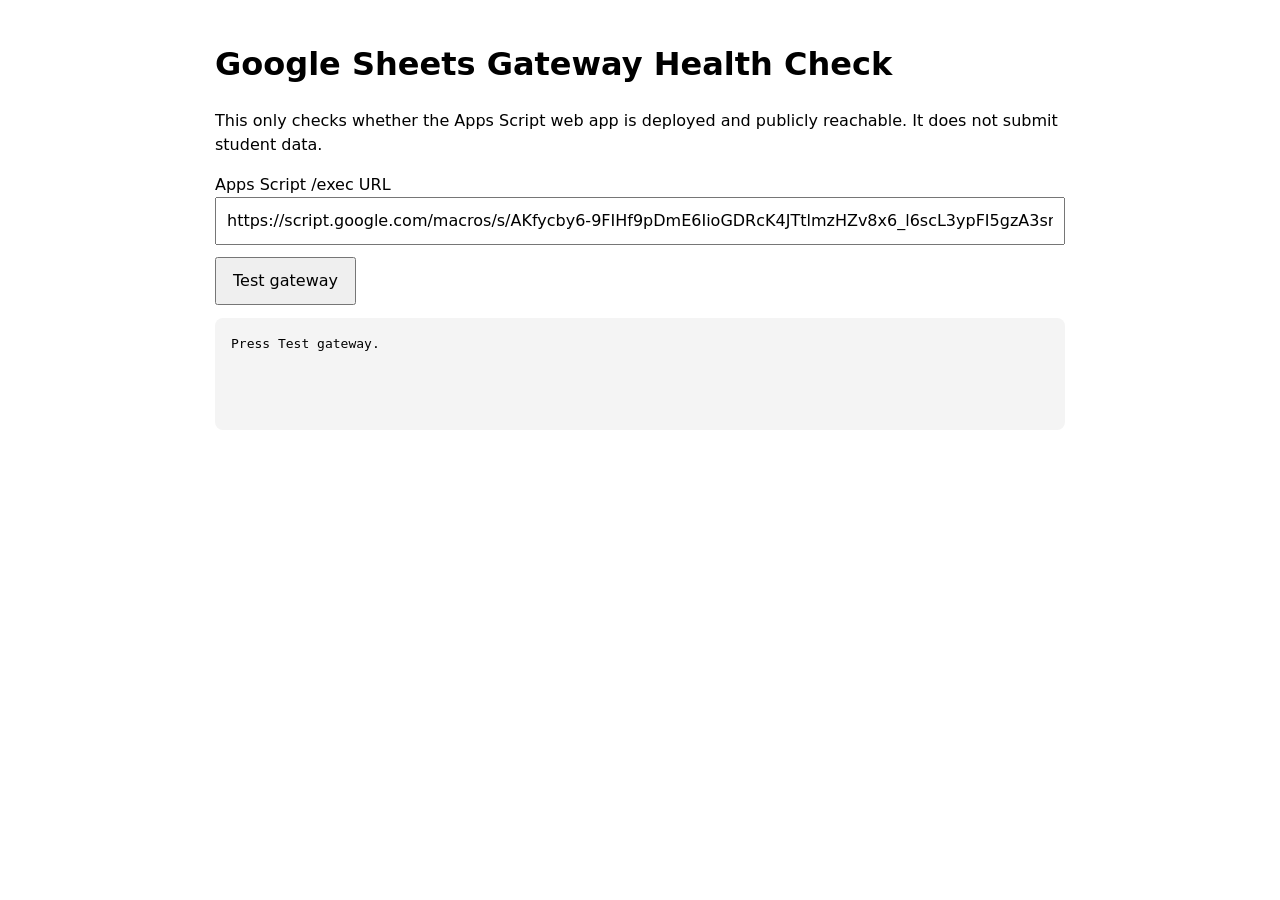
<file: sheet-gateway-health-check.html>
<!doctype html>
<html lang="en-NZ">
<head>
<meta charset="utf-8">
<meta name="viewport" content="width=device-width, initial-scale=1">
<title>Sheet Gateway Health Check</title>
<style>
body{font-family:system-ui,Segoe UI,Arial,sans-serif;max-width:850px;margin:40px auto;padding:0 20px;line-height:1.5}
input{width:100%;box-sizing:border-box;padding:10px;font:inherit}
button{margin-top:12px;padding:10px 16px;font:inherit;cursor:pointer}
pre{white-space:pre-wrap;background:#f4f4f4;padding:16px;border-radius:8px;min-height:80px}
.ok{border-left:5px solid #238636} .bad{border-left:5px solid #b42318}
</style>
</head>
<body>
<h1>Google Sheets Gateway Health Check</h1>
<p>This only checks whether the Apps Script web app is deployed and publicly reachable. It does not submit student data.</p>
<label for="url">Apps Script /exec URL</label>
<input id="url" value="https://script.google.com/macros/s/AKfycby6-9FIHf9pDmE6IioGDRcK4JTtlmzHZv8x6_l6scL3ypFI5gzA3srJLHzuX4zHQqU0Pw/exec">
<button id="test">Test gateway</button>
<pre id="out">Press Test gateway.</pre>
<script>
const out=document.getElementById('out');
document.getElementById('test').addEventListener('click',()=>{
  const endpoint=document.getElementById('url').value.trim();
  out.className='';
  out.textContent='Testing...';
  const cb='__sheetHealth_'+Date.now();
  const s=document.createElement('script');
  const timer=setTimeout(()=>finish(new Error('Timed out. Check deployment access is set to Anyone and that you used the /exec URL.')),8000);
  function finish(err,value){
    clearTimeout(timer);
    try{delete window[cb]}catch(e){}
    s.remove();
    if(err){out.className='bad';out.textContent='FAILED\n\n'+err.message;}
    else{out.className=value && value.state==='ready' && value.mode==='sheet' ? 'ok':'bad';out.textContent=JSON.stringify(value,null,2);}
  }
  window[cb]=(v)=>finish(null,v);
  try{
    const u=new URL(endpoint);
    u.searchParams.set('action','health');
    u.searchParams.set('callback',cb);
    u.searchParams.set('_',Date.now());
    s.onerror=()=>finish(new Error('Could not load the web app. The deployment may require sign-in or the URL may be wrong.'));
    s.src=u.toString();
    document.head.appendChild(s);
  }catch(e){finish(e)}
});
</script>
</body>
</html>
</file>
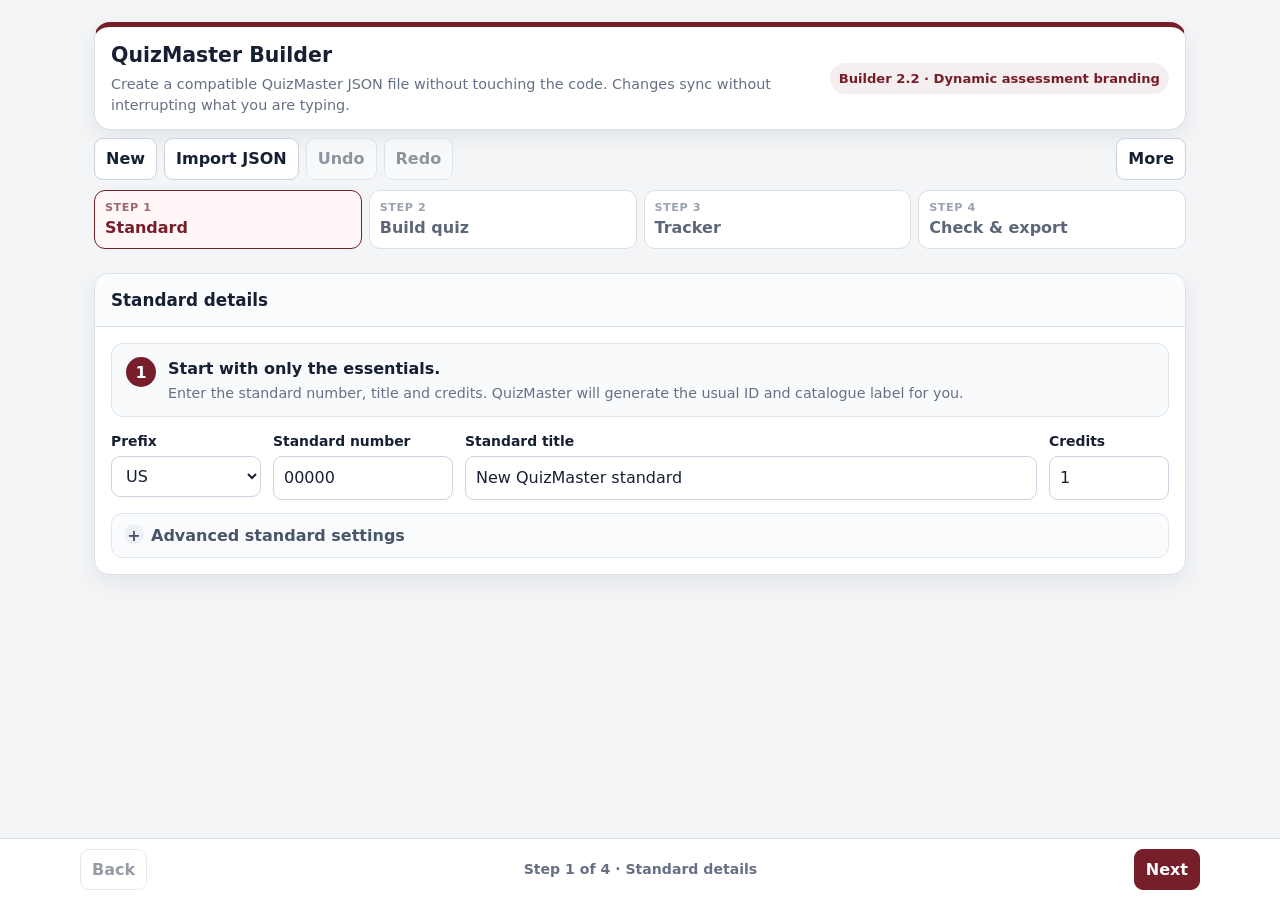
<file: questions/QuizMaster_JSON_Builder_AUTO_2.2.html>
<!doctype html>
<html lang="en-NZ">
<head>
<meta charset="utf-8">
<meta name="viewport" content="width=device-width,initial-scale=1">
<title>QuizMaster Builder 2.2</title>
<style>
  :root{--maroon:#761f2b;--maroon2:#5f1721;--gold:#d6ad42;--ink:#172033;--muted:#667085;--line:#d9e0e8;--soft:#f6f8fb;--ok:#1f7a45;--warn:#9a6a00;--bad:#b42318;--blue:#2c67a0;--shadow:0 8px 24px rgba(16,24,40,.07)}
  *{box-sizing:border-box}html{scroll-behavior:smooth}body{margin:0;font-family:system-ui,-apple-system,"Segoe UI",Roboto,Arial,sans-serif;color:var(--ink);background:#f3f5f7;line-height:1.45}
  button,input,select,textarea{font:inherit}button{cursor:pointer}.app{max-width:1120px;margin:0 auto;padding:14px 14px 86px}
  .topbar{position:sticky;top:0;z-index:40;background:rgba(243,245,247,.97);backdrop-filter:blur(10px);padding:8px 0 10px}
  .brand{background:#fff;border:1px solid var(--line);border-top:5px solid var(--maroon);border-radius:16px;padding:14px 16px;box-shadow:var(--shadow);display:flex;gap:14px;align-items:center;justify-content:space-between}
  .brand h1{margin:0;font-size:1.28rem}.brand p{margin:3px 0 0;color:var(--muted);font-size:.9rem}.version{font-weight:800;background:#f5eef0;color:var(--maroon);padding:6px 9px;border-radius:999px;white-space:nowrap;font-size:.82rem}
  .toolbar{display:flex;gap:7px;flex-wrap:wrap;margin-top:8px}.toolbar .spacer{flex:1}.btn{border:1px solid #c8d1dc;background:#fff;color:#172033;padding:8px 11px;border-radius:9px;font-weight:750;min-height:38px}.btn:hover{background:#f9fafb}.btn.primary{background:var(--maroon);border-color:var(--maroon);color:#fff}.btn.primary:hover{background:var(--maroon2)}.btn.gold{background:#fff8e4;border-color:#e8ca75;color:#664b00}.btn.danger{color:#9f1c15;border-color:#efc1bd;background:#fff8f7}.btn.small{padding:6px 9px;min-height:32px;font-size:.84rem}.btn:disabled{opacity:.45;cursor:not-allowed}
  .more-menu{position:relative}.more-menu>summary{list-style:none}.more-menu>summary::-webkit-details-marker{display:none}.more-menu[open] .menu-pop{display:grid}.menu-pop{display:none;position:absolute;right:0;top:44px;min-width:190px;background:#fff;border:1px solid var(--line);border-radius:10px;padding:8px;box-shadow:var(--shadow);z-index:60}.menu-pop .btn{width:100%;text-align:left;border:0}
  .stepper{display:grid;grid-template-columns:repeat(4,1fr);gap:7px;margin:10px 0 14px}.stepbtn{border:1px solid var(--line);background:#fff;border-radius:11px;padding:9px 10px;text-align:left;color:#5c6777;font-weight:780}.stepbtn span{display:block;font-size:.7rem;text-transform:uppercase;letter-spacing:.05em;color:#98a2b3}.stepbtn.active{border-color:var(--maroon);background:#fff7f8;color:var(--maroon)}.stepbtn.active span{color:#9b6670}.stepbtn.done{border-color:#b8d7c2;background:#f6fbf7;color:#286039}
  .builder-step{display:none}.builder-step.active{display:block}.card{background:#fff;border:1px solid var(--line);border-radius:15px;box-shadow:var(--shadow);margin-bottom:14px;overflow:hidden}.cardhead{padding:14px 16px;border-bottom:1px solid var(--line);display:flex;gap:12px;align-items:center;justify-content:space-between;background:#fbfcfd}.cardhead h2,.cardhead h3{margin:0;font-size:1.05rem}.cardbody{padding:16px}.step-intro{display:flex;gap:12px;align-items:flex-start;padding:13px 14px;border:1px solid #dce4ee;background:#f8fafc;border-radius:12px;margin-bottom:14px}.step-number{flex:0 0 30px;height:30px;border-radius:50%;display:grid;place-items:center;background:var(--maroon);color:#fff;font-weight:850}.step-intro strong{display:block;margin-bottom:2px}.subtle{color:var(--muted);font-size:.89rem}.grid{display:grid;grid-template-columns:repeat(2,minmax(0,1fr));gap:12px}.grid3{display:grid;grid-template-columns:repeat(3,minmax(0,1fr));gap:12px}.essentials{display:grid;grid-template-columns:150px 180px minmax(0,1fr) 120px;gap:12px}.full{grid-column:1/-1}.field label{display:block;font-weight:750;font-size:.87rem;margin-bottom:5px}.field input,.field select,.field textarea{width:100%;border:1px solid #cbd5e1;border-radius:9px;padding:9px 10px;background:#fff;color:#172033;min-height:40px}.field textarea{min-height:72px;resize:vertical}.field small{display:block;color:var(--muted);margin-top:4px}.inline{display:flex;gap:8px;align-items:center;flex-wrap:wrap}.check{display:flex;gap:8px;align-items:center;font-weight:650}.check input{width:18px;height:18px}.spacer{flex:1}
  details.advanced-disclosure{margin-top:13px;border:1px solid #e0e6ed;border-radius:11px;background:#fafbfc}details.advanced-disclosure>summary{list-style:none;padding:10px 12px;cursor:pointer;font-weight:780;color:#49566a}details.advanced-disclosure>summary::-webkit-details-marker{display:none}details.advanced-disclosure>summary:before{content:'+';display:inline-grid;place-items:center;width:20px;height:20px;margin-right:7px;border-radius:50%;background:#edf1f5}details.advanced-disclosure[open]>summary:before{content:'–'}.advanced-body{padding:0 12px 12px}
  details.panel{border:1px solid var(--line);border-radius:13px;background:#fff;margin:10px 0;overflow:hidden}details.panel>summary{list-style:none;display:flex;gap:9px;align-items:center;padding:12px 13px;background:#f8fafc;cursor:pointer;font-weight:800}details.panel>summary::-webkit-details-marker{display:none}.pill{font-size:.72rem;padding:3px 7px;border-radius:999px;background:#e9eef5;color:#4c596a;font-weight:850}.drag{color:#98a2b3}.panelbody{padding:13px}.assessment{border-left:4px solid var(--maroon)}.block{border-left:4px solid #607d9f}.summary-sub{font-size:.78rem;color:#7b8796;font-weight:650}.content-actions{display:flex;gap:7px;flex-wrap:wrap;padding:10px 0 2px}.content-actions .btn{flex:0 0 auto}
  .question-card{border:1px solid #dbe3ec;border-radius:12px;background:#fbfcfe;margin:9px 0;overflow:hidden}.question-card>summary{list-style:none;display:grid;grid-template-columns:minmax(0,1fr) auto auto;gap:10px;align-items:center;padding:11px 12px;cursor:pointer}.question-card>summary::-webkit-details-marker{display:none}.question-summary-text{min-width:0}.question-summary-text strong{display:block;white-space:nowrap;overflow:hidden;text-overflow:ellipsis}.question-summary-text small{display:block;color:var(--muted);margin-top:2px}.question-body{padding:0 12px 12px;border-top:1px solid #e4e9ef;background:#fff}.question-tools{display:flex;gap:6px;align-items:center}.markbox{border:1px solid #dae2ec;border-radius:10px;background:#fbfcfe;padding:11px;margin-top:10px}.markrow{display:grid;grid-template-columns:78px minmax(0,1fr);gap:9px;align-items:start;padding:10px 0;border-top:1px dashed #dde3ea}.markrow:first-child{border-top:0}.markrow textarea{min-height:72px}.markrow .award{text-align:center;font-weight:850;padding-top:8px}.point-options{margin-top:7px;border-top:1px solid #edf1f5;padding-top:7px}.advancedrow{display:grid;grid-template-columns:80px minmax(0,1fr) 80px 38px;gap:8px;align-items:start;padding:8px 0;border-top:1px dashed #dde3ea}.rubric-mode{display:flex;gap:8px;align-items:center;justify-content:space-between;flex-wrap:wrap}.testbox{display:grid;grid-template-columns:minmax(0,1fr) auto;gap:8px;margin-top:9px}.testresult{margin-top:6px;font-size:.87rem;font-weight:750}.good{color:var(--ok)}.bad{color:var(--bad)}.warning{color:var(--warn)}.points-stepper{display:grid;grid-template-columns:38px minmax(72px,96px) 38px;gap:7px;align-items:center}.points-stepper input{text-align:center;font-weight:850}.points-stepper button{min-height:40px;padding:5px 8px;font-size:1.05rem}.points-summary{margin-top:5px;color:var(--muted);font-size:.82rem;font-weight:650}.rubric-mode-badge{display:inline-block;margin-left:6px;padding:2px 7px;border-radius:999px;background:#e7f0fa;color:#285f91;font-size:.72rem;font-weight:850}.rubric-mode-badge.advanced{background:#fff0c9;color:#855f00}
  .photo-option{border:1px solid #dbe3ec;border-radius:12px;background:#fbfcfe;margin:9px 0;overflow:hidden}.photo-option>summary{list-style:none;display:flex;gap:8px;align-items:center;padding:11px 12px;cursor:pointer;font-weight:800}.photo-option>summary::-webkit-details-marker{display:none}.photo-option-body{padding:0 12px 12px;border-top:1px solid #e4e9ef;background:#fff}.photo-field{border:1px dashed #ccd6e2;border-radius:10px;padding:10px;margin:8px 0;background:#fff}.tracker-item{border:1px solid #dbe3ec;border-radius:12px;background:#fbfcfe;padding:10px;margin:8px 0}.tracker-overview{display:grid;gap:7px;margin:10px 0}.tracker-overview-row{display:flex;gap:8px;align-items:center;padding:8px 10px;border:1px solid #e2e8f0;border-radius:9px;background:#fff}.tracker-overview-row strong{flex:1}.tracker-overview-row small{color:var(--muted)}
  .empty{padding:20px;border:1px dashed #c9d3df;border-radius:12px;text-align:center;color:var(--muted);background:#fafbfc}.preview{width:100%;height:320px;border:1px solid #cfd8e4;border-radius:10px;padding:10px;background:#111827;color:#e5e7eb;font:12px/1.4 ui-monospace,SFMono-Regular,Consolas,monospace;resize:vertical;white-space:pre;overflow:auto}.status{margin-top:10px;border-radius:10px;padding:10px 12px;font-size:.88rem}.status.ok{background:#ecfdf3;color:#17653a;border:1px solid #b7e4c7}.status.warn{background:#fff8e5;color:#795900;border:1px solid #f0d58b}.status.err{background:#fff1f0;color:#9d241c;border:1px solid #f2b8b3}.issues{max-height:280px;overflow:auto;margin:8px 0 0;padding-left:18px}.issues li{margin:4px 0}.review-actions{display:flex;gap:8px;flex-wrap:wrap;margin-top:14px}.download-hero{padding:14px 18px;font-size:1rem}.helpbox{background:#f7f9fc;border:1px solid #dce3eb;border-radius:12px;padding:12px;font-size:.88rem;color:#49566a}.helpbox code{background:#edf1f5;padding:1px 4px;border-radius:4px}.auto-value{display:block;padding:9px 10px;border:1px solid #dbe3ec;border-radius:9px;background:#f8fafc;color:#556170;font:12px/1.35 ui-monospace,SFMono-Regular,Consolas,monospace;overflow-wrap:anywhere}.auto-note{display:flex;gap:9px;align-items:flex-start;margin:0 0 12px;padding:10px 12px;border:1px solid #d7e5f2;border-radius:10px;background:#f6fbff;color:#315b78;font-size:.88rem}.auto-note strong{color:#214d68}.markrow{transition:.15s ease}.markrow.new-point{animation:pointflash .55s ease}@keyframes pointflash{0%{background:#fff5cf}100%{background:transparent}}
  .wizard-footer{position:fixed;left:0;right:0;bottom:0;z-index:50;background:rgba(255,255,255,.97);backdrop-filter:blur(8px);border-top:1px solid var(--line);padding:10px 14px}.wizard-footer-inner{max-width:1120px;margin:0 auto;display:flex;align-items:center;gap:10px}.wizard-footer .step-status{flex:1;text-align:center;color:var(--muted);font-weight:720;font-size:.88rem}.toast{position:fixed;right:18px;bottom:76px;z-index:100;background:#172033;color:#fff;padding:11px 14px;border-radius:10px;box-shadow:var(--shadow);opacity:0;transform:translateY(8px);pointer-events:none;transition:.18s}.toast.show{opacity:1;transform:none}.toast.error{background:#8e201b}
  @media(max-width:900px){.essentials{grid-template-columns:1fr 1fr}.essentials .field:nth-child(3){grid-column:1/-1}.grid3{grid-template-columns:1fr 1fr}.stepbtn{font-size:.86rem}.brand p{display:none}}
  @media(max-width:650px){.app{padding:8px 8px 82px}.brand{align-items:flex-start}.version{display:none}.grid,.grid3,.essentials{grid-template-columns:1fr}.essentials .field:nth-child(3){grid-column:auto}.stepper{grid-template-columns:1fr 1fr}.stepbtn{padding:8px}.question-card>summary{grid-template-columns:minmax(0,1fr) auto}.question-tools{grid-column:1/-1}.markrow,.advancedrow{grid-template-columns:1fr}.markrow .award{text-align:left;padding-top:0}.wizard-footer .step-status{display:none}}
</style>
</head>
<body>
<div class="app">
  <div class="topbar">
    <div class="brand">
      <div><h1>QuizMaster Builder</h1><p>Create a compatible QuizMaster JSON file without touching the code. Changes sync without interrupting what you are typing.</p></div>
      <div class="version">Builder 2.2 · Dynamic assessment branding</div>
    </div>
    <div class="toolbar">
      <button class="btn" id="newBtn">New</button>
      <button class="btn" id="importBtn">Import JSON</button>
      <input type="file" id="importFile" accept=".json,application/json" hidden>
      <button class="btn" id="undoBtn" type="button" title="Undo (Ctrl/Cmd+Z)" aria-keyshortcuts="Control+Z Meta+Z">Undo</button>
      <button class="btn" id="redoBtn" type="button" title="Redo (Ctrl+Y or Ctrl/Cmd+Shift+Z)" aria-keyshortcuts="Control+Y Control+Shift+Z Meta+Shift+Z">Redo</button>
      <div class="spacer"></div>
      <details class="more-menu">
        <summary class="btn">More</summary>
        <div class="menu-pop"><button class="btn" id="exampleBtn">Load full example</button></div>
      </details>
    </div>
    <nav class="stepper" aria-label="Builder steps">
      <button class="stepbtn active" type="button" data-step="1"><span>Step 1</span>Standard</button>
      <button class="stepbtn" type="button" data-step="2"><span>Step 2</span>Build quiz</button>
      <button class="stepbtn" type="button" data-step="3"><span>Step 3</span>Tracker</button>
      <button class="stepbtn" type="button" data-step="4"><span>Step 4</span>Check &amp; export</button>
    </nav>
  </div>

  <main>
    <section class="builder-step active" data-step-panel="1">
      <section class="card">
        <div class="cardhead"><h2>Standard details</h2></div>
        <div class="cardbody">
          <div class="step-intro"><div class="step-number">1</div><div><strong>Start with only the essentials.</strong><div class="subtle">Enter the standard number, title and credits. QuizMaster will generate the usual ID and catalogue label for you.</div></div></div>
          <div id="standardFields" class="essentials"></div>
          <details class="advanced-disclosure"><summary>Advanced standard settings</summary><div class="advanced-body"><div id="standardAdvanced" class="grid3"></div></div></details>
        </div>
      </section>
    </section>

    <section class="builder-step" data-step-panel="2">
      <section class="card">
        <div class="cardhead"><div><h2>Build the quiz</h2><div class="subtle">Add one or more assessment sections. Open only the section you are working on.</div></div><div class="inline"><button class="btn primary small" id="addAssessmentBtn">+ Questions</button><button class="btn small" id="addPhotoAssessmentBtn">+ Photo evidence</button></div></div>
        <div class="cardbody">
          <div class="step-intro"><div class="step-number">2</div><div><strong>Build from simple pieces.</strong><div class="subtle">You write the assessment names, questions and marking words. Assessment numbers, internal IDs, question numbers, part letters and repeat buttons are generated automatically.</div></div></div>
          <div class="auto-note"><strong>Automatic:</strong><span>Assessment numbering, internal IDs, question numbers, A/B/C part labels, tracker IDs and repeat-group button text are handled for you. Question IDs also include the standard number so they stay unique. You only need to write the content.</span></div><div id="assessments"></div>
        </div>
      </section>
    </section>

    <section class="builder-step" data-step-panel="3">
      <section class="card">
        <div class="cardhead"><div><h2>Evidence tracker</h2><div class="subtle">Optional. This controls the Ready / Submitted progress panel students see.</div></div><label class="check"><input type="checkbox" id="trackerEnabled"> Use tracker</label></div>
        <div class="cardbody">
          <div class="step-intro"><div class="step-number">3</div><div><strong>Usually one click is enough.</strong><div class="subtle">Turn the tracker on and use Auto-build. Manual tracker editing is still available under Advanced.</div></div></div>
          <div id="trackerEditor"></div>
        </div>
      </section>
    </section>

    <section class="builder-step" data-step-panel="4">
      <section class="card">
        <div class="cardhead"><div><h2>Check &amp; export</h2><div class="subtle">Run the compatibility check, then download the finished JSON.</div></div></div>
        <div class="cardbody">
          <div class="step-intro"><div class="step-number">4</div><div><strong>Finish here.</strong><div class="subtle">You do not need to read the JSON unless you want to. The compatibility check tells you what needs fixing.</div></div></div>
          <button class="btn gold" id="validateBtn">Run compatibility check</button>
          <div id="validationSummary" class="status warn">Not checked yet.</div>
          <ul id="validationIssues" class="issues"></ul>
          <div class="review-actions"><button class="btn primary download-hero" id="downloadBtn">Download compatible JSON</button><button class="btn" id="copyBtn">Copy JSON</button></div>
          <details class="advanced-disclosure" style="margin-top:16px"><summary>View generated JSON</summary><div class="advanced-body"><div class="inline" style="margin-bottom:8px"><span class="subtle">For checking or troubleshooting only.</span><span class="spacer"></span><button class="btn small" id="refreshPreviewBtn">Refresh</button></div><textarea id="jsonPreview" class="preview" spellcheck="false" readonly></textarea></div></details>
          <button id="sideValidateBtn" type="button" hidden></button>
        </div>
      </section>
    </section>
  </main>
</div>
<div class="wizard-footer"><div class="wizard-footer-inner"><button class="btn" id="prevStepBtn">Back</button><div class="step-status" id="stepStatus">Step 1 of 4 · Standard details</div><button class="btn primary" id="nextStepBtn">Next</button></div></div>
<div class="toast" id="toast"></div>

<script>
(() => {
  "use strict";

  const qs = (s, root=document) => root.querySelector(s);
  const qsa = (s, root=document) => Array.from(root.querySelectorAll(s));
  const uid = () => "u" + Math.random().toString(36).slice(2,10) + Date.now().toString(36).slice(-4);
  const escHtml = (v) => String(v ?? "").replace(/[&<>\"']/g, c => ({"&":"&amp;","<":"&lt;",">":"&gt;","\"":"&quot;","'":"&#39;"}[c]));
  const slug = (v, fallback="item") => String(v || fallback).trim().toLowerCase().replace(/[^a-z0-9_-]+/g,"-").replace(/-+/g,"-").replace(/^-|-$/g,"") || fallback;
  const deepClone = (x) => JSON.parse(JSON.stringify(x));
  const splitList = (v) => String(v || "").split(/\n|,/).map(x=>x.trim()).filter(Boolean);
  const regexEscape = (v) => String(v).replace(/[.*+?^${}()|[\]\\]/g,"\\$&");
  const asInt = (v, fallback=0) => Number.isFinite(Number(v)) ? Math.trunc(Number(v)) : fallback;
  const asNum = (v, fallback=0) => Number.isFinite(Number(v)) ? Number(v) : fallback;

  let state;
  let toastTimer;
  let currentStep = 1;

  // Builder-wide undo/redo history. This deliberately tracks the quiz data,
  // not temporary UI state such as which accordion happens to be open.
  const HISTORY_LIMIT = 100;
  let historyPast = [];
  let historyFuture = [];
  let historyCurrent = "";
  let historyTimer = 0;
  let historyRestoring = false;

  const STEP_LABELS = ["Standard details", "Build quiz", "Evidence tracker", "Check & export"];

  function toast(message, error=false){
    const el=qs("#toast"); el.textContent=message; el.classList.toggle("error",!!error); el.classList.add("show");
    clearTimeout(toastTimer); toastTimer=setTimeout(()=>el.classList.remove("show"),2600);
  }

  function historySnapshot(){
    return JSON.stringify(state,(key,value)=>key==="_builderOpen"?undefined:value);
  }
  function updateHistoryButtons(){
    const undo=qs("#undoBtn"), redo=qs("#redoBtn");
    if(undo)undo.disabled=historyPast.length===0;
    if(redo)redo.disabled=historyFuture.length===0;
  }
  function historyReset(){
    clearTimeout(historyTimer);
    historyPast=[]; historyFuture=[];
    historyCurrent=historySnapshot();
    updateHistoryButtons();
  }
  function historyCommitNow(){
    if(historyRestoring||!state)return false;
    clearTimeout(historyTimer);
    const next=historySnapshot();
    if(!historyCurrent){historyCurrent=next;updateHistoryButtons();return false;}
    if(next===historyCurrent){updateHistoryButtons();return false;}
    historyPast.push(historyCurrent);
    if(historyPast.length>HISTORY_LIMIT)historyPast.shift();
    historyCurrent=next;
    historyFuture=[];
    updateHistoryButtons();
    return true;
  }
  function scheduleHistoryCommit(delay=450){
    if(historyRestoring)return;
    clearTimeout(historyTimer);
    historyTimer=setTimeout(historyCommitNow,Math.max(0,delay));
  }
  function restoreHistorySnapshot(snapshot){
    historyRestoring=true;
    try{
      state=JSON.parse(snapshot);
      addUids(state);
      render();
    }finally{
      historyRestoring=false;
      updateHistoryButtons();
    }
  }
  function undoHistory(){
    clearTimeout(historyTimer);
    // Capture any just-typed text or just-clicked structural change first.
    historyCommitNow();
    if(!historyPast.length){toast("Nothing to undo.");return;}
    historyFuture.push(historyCurrent);
    const previous=historyPast.pop();
    historyCurrent=previous;
    restoreHistorySnapshot(previous);
    toast("Undone.");
  }
  function redoHistory(){
    clearTimeout(historyTimer);
    if(!historyFuture.length){toast("Nothing to redo.");return;}
    historyPast.push(historyCurrent);
    if(historyPast.length>HISTORY_LIMIT)historyPast.shift();
    const next=historyFuture.pop();
    historyCurrent=next;
    restoreHistorySnapshot(next);
    toast("Redone.");
  }

  function defaultQuestion(id="question_1", text="Write your question here"){
    return {_uid:uid(),_builderOpen:false,_builderAutoId:true,id,part:"A",text,hint:"",type:"short",maxPoints:1,options:[],shuffleOptions:true,image:"",imageAlt:"",_builderRubricMode:"simple",_builderMarkRows:[{terms:"",matchMode:"whole",hint:"",anyNonEmpty:false}],_builderAdvancedSnapshot:null,_builderSimpleDirty:false,_builderSimpleLocked:false,_builderSimpleLockMessage:""};
  }
  function defaultGroupBlock(id="group-1"){
    return {_uid:uid(),_builderOpen:false,_builderAutoId:true,type:"group",id,group:{label:"Question group",title:"Group title",intro:"",reminder:""},questions:[defaultQuestion("q1")]};
  }
  function defaultRepeatBlock(id="trial"){
    return {_uid:uid(),_builderOpen:false,_builderAutoId:true,_builderAutoButtonLabels:true,type:"repeatGroup",id,itemLabel:"trial",startWith:2,minimum:2,maximum:null,allowAdd:true,allowRemove:true,addLabel:"+ Add another trial",removeLabel:"Remove last added trial",group:{label:"Trial {n} of {count}",title:"Trial {n}",intro:"Record one trial here.",reminder:""},questions:[defaultQuestion("what","What did you trial?"),defaultQuestion("result","What happened?")]};
  }
  function defaultConditionalBlock(id="follow-up"){
    const controller=defaultQuestion("needs_follow_up","Do you need to add more detail?");
    controller.type="mc"; controller.options=["No","Yes"]; controller.shuffleOptions=false; controller._builderMarkRows=[{terms:"No\nYes",matchMode:"exact",hint:"",anyNonEmpty:false}];
    return {_uid:uid(),_builderOpen:false,_builderAutoId:true,type:"conditional",id,group:{label:"Follow-up",title:"Extra detail when needed",intro:"",reminder:""},question:controller,showWhen:{value:"Yes"},clearWhenHidden:true,closedMessage:"No extra detail is needed.",questions:[defaultQuestion("extra_detail","Add the extra detail.")]};
  }
  function defaultFlexibleAssessment(n=1){
    return {_uid:uid(),_builderOpen:true,_builderAutoId:true,id:`assessment-${n}`,title:`Assessment`,subtitle:"",attachSignoff:false,_builderKind:"flexible",schemaVersion:3,questions:[],questionGroups:[],blocks:[defaultGroupBlock("start")]};
  }
  function defaultPhotoField(){return {_uid:uid(),_builderAutoId:true,id:"detail",label:"What does this evidence show?",type:"text",required:true,placeholder:"",help:"",_builderValidationMode:"none",_builderValidationTerms:"",_builderValidationMatch:"contains",validation:null};}
  function defaultPhotoOption(n=1){return {_uid:uid(),_builderOpen:false,_builderAutoId:true,id:`evidence-${n}`,label:`Evidence ${n}`,help:"",repeatable:n===1,fields:[defaultPhotoField()]};}
  function defaultPhotoAssessment(n=1){return {_uid:uid(),_builderOpen:true,_builderAutoId:true,id:`photo-evidence-${n}`,title:`Photo Evidence`,subtitle:"",attachSignoff:false,_builderKind:"photo",mode:"photo-evidence",questions:[],photoEvidence:{maxDimension:1920,jpegQuality:.8,allowWrittenRecord:false,methodLabel:"Evidence method",photoMethodLabel:"Photo",writtenMethodLabel:"Written record",options:[defaultPhotoOption(1)]}};}
  function blankState(){return {schemaVersion:3,questionSet:{id:"us00000-v1",label:"US 00000 - New Standard",title:"New QuizMaster standard",number:"00000",version:"v1",credits:1,standardType:"internal",_prefix:"US"},assessments:[defaultFlexibleAssessment(1)],_trackerEnabled:false,_deadlineEnabled:false,deadline:{day:1,month:11,label:"Assessment deadline"}};}

  function stripAssessmentNumber(value){
    return String(value||"").replace(/^\s*\d+\s*[.):-]\s*/,"").trim();
  }
  function alphaPart(index){
    let n=Math.max(1,Number(index)||1),out="";
    while(n>0){n-=1;out=String.fromCharCode(65+(n%26))+out;n=Math.floor(n/26);}
    return out;
  }
  function uniqueSlug(base,used,fallback="item"){
    const root=slug(base,fallback);let candidate=root,n=2;
    while(used.has(candidate)){candidate=`${root}-${n++}`;}
    used.add(candidate);return candidate;
  }
  function assessmentDisplayTitle(a,index){
    const name=stripAssessmentNumber(a?.title)||((a?._builderKind||"")==="photo"?"Photo Evidence":"Assessment");
    return `${index+1}. ${name}`;
  }
  function markImportedIdsPreserved(s){
    (s.assessments||[]).forEach(a=>{
      a._builderAutoId=false;
      if(a._builderKind==="photo"){
        (a.photoEvidence?.options||[]).forEach(o=>{o._builderAutoId=false;(o.fields||[]).forEach(f=>f._builderAutoId=false);});
      }else{
        (a.blocks||[]).forEach(b=>{
          b._builderAutoId=false;
          if(b.type==="repeatGroup") b._builderAutoButtonLabels=false;
          if(b.question)b.question._builderAutoId=false;
          (b.questions||[]).forEach(q=>q._builderAutoId=false);
        });
      }
    });
    (s.questionSet?.evidenceTracker?.items||[]).forEach(it=>it._builderAutoId=false);
  }
  function syncGeneratedIds(target=state){
    if(!target)return;
    const assMap=new Map(),blockMap=new Map(),questionMap=new Map(),optionMap=new Map();
    const usedAssess=new Set();
    (target.assessments||[]).forEach((a,ai)=>{
      const oldAid=String(a.id||"");
      a.title=stripAssessmentNumber(a.title)||((a._builderKind||"")==="photo"?"Photo Evidence":"Assessment");
      if(a._builderAutoId!==false||!a.id){
        a.id=uniqueSlug(a.title,usedAssess,a._builderKind==="photo"?"photo-evidence":"assessment");
      }else{
        a.id=uniqueSlug(a.id,usedAssess,"assessment");
      }
      assMap.set(oldAid,a.id);
      if(a._builderKind==="photo"){
        const usedOpts=new Set();
        (a.photoEvidence?.options||[]).forEach((o,oi)=>{
          const old=String(o.id||"");
          if(o._builderAutoId!==false||!o.id)o.id=uniqueSlug(`${a.id}-${o.label||`evidence-${oi+1}`}`,usedOpts,"evidence");else o.id=uniqueSlug(o.id,usedOpts,"evidence");
          optionMap.set(`${oldAid}|${old}`,o.id);
          const usedFields=new Set();
          (o.fields||[]).forEach((f,fi)=>{
            if(f._builderAutoId!==false||!f.id)f.id=uniqueSlug(f.label||`field-${fi+1}`,usedFields,"field");else f.id=uniqueSlug(f.id,usedFields,"field");
          });
        });
        return;
      }
      const usedBlocks=new Set();let questionNumber=0;
      (a.blocks||[]).forEach((b,bi)=>{
        const oldBid=String(b.id||"");
        const blockName=b.type==="repeatGroup"?(b.itemLabel||b.group?.title||"repeat"):b.type==="conditional"?(b.group?.title||"follow-up"):b.type==="questions"?"questions":(b.group?.title||b.group?.label||"group");
        if(b._builderAutoId!==false||!b.id)b.id=uniqueSlug(`${a.id}-${blockName}`,usedBlocks,"block");else b.id=uniqueSlug(b.id,usedBlocks,"block");
        blockMap.set(`${oldAid}|${oldBid}`,b.id);
        if(b.type==="repeatGroup"&&b._builderAutoButtonLabels!==false){
          const noun=String(b.itemLabel||"record").trim()||"record";
          b.addLabel=`+ Add another ${noun}`;b.removeLabel=`Remove last added ${noun}`;
        }
        let partNo=0;
        const assignQuestion=(q)=>{
          if(!q)return;const old=String(q.id||"");questionNumber+=1;partNo+=1;q._builderQuestionNumber=questionNumber;q._builderPart=alphaPart(partNo);
          const standardNumber=String(target.questionSet?.number||"").replace(/\D/g,"")||"00000";
          if(q._builderAutoId!==false||!q.id){q.id=`${standardNumber}-${a.id}-q${String(questionNumber).padStart(2,"0")}`;q.part=q._builderPart;}
          questionMap.set(`${oldAid}|${old}`,q.id);
        };
        if(b.type==="conditional")assignQuestion(b.question);
        (b.questions||[]).forEach(assignQuestion);
      });
    });
    const items=target.questionSet?.evidenceTracker?.items||[];
    const usedTracker=new Set();
    items.forEach((it,i)=>{
      const oldAss=String(it.assessmentId||"");const newAss=assMap.get(oldAss)||oldAss;it.assessmentId=newAss;
      if(it.blockId)it.blockId=blockMap.get(`${oldAss}|${it.blockId}`)||it.blockId;
      if(Array.isArray(it.blockIds))it.blockIds=it.blockIds.map(x=>blockMap.get(`${oldAss}|${x}`)||x);
      if(Array.isArray(it.questionIds))it.questionIds=it.questionIds.map(x=>questionMap.get(`${oldAss}|${x}`)||x);
      if(it.optionId)it.optionId=optionMap.get(`${oldAss}|${it.optionId}`)||it.optionId;
      if(it._builderAutoId!==false||!it.id)it.id=uniqueSlug(`${newAss}-${it.label||it.type||`tracker-${i+1}`}`,usedTracker,"tracker");else it.id=uniqueSlug(it.id,usedTracker,"tracker");
    });
  }
  function generatedValue(value,id=""){return `<span class="auto-value"${id?` id="${escHtml(id)}"`:""}>${escHtml(value||"Generated automatically")}</span>`;}

  function fullExample(){
    const s=blankState();
    s.questionSet={id:"us99999-v1",label:"US 99999 - Builder Example",title:"Test all QuizMaster builder features",number:"99999",version:"v1",credits:3,standardType:"internal",_prefix:"US"};
    const a=defaultFlexibleAssessment(1); a.id="written-evidence";a.title="Written Evidence";a.subtitle="Ordinary, repeatable and conditional questions";
    a.blocks=[];
    const g=defaultGroupBlock("knowledge");g.group={label:"Knowledge",title:"Basic knowledge",intro:"Answer the questions.",reminder:"Use the technical terms."};
    const q1=defaultQuestion("materials","Name a suitable material.");q1.type="short";q1.maxPoints=1;q1._builderMarkRows=[{terms:"timber\nwood\nsteel\naluminium\nplastic",matchMode:"whole",hint:"Name a real material.",anyNonEmpty:false}];
    const q2=defaultQuestion("two_features","Describe two useful features.");q2.type="long";q2.maxPoints=2;q2._builderMarkRows=[{terms:"strong\nstrength\ndurable",matchMode:"whole",hint:"Mention strength or durability.",anyNonEmpty:false},{terms:"light\nlightweight\neasy to carry",matchMode:"whole",hint:"Mention weight or portability.",anyNonEmpty:false}];
    g.questions=[q1,q2];a.blocks.push(g);
    const rep=defaultRepeatBlock("trial");rep.itemLabel="trial";rep.startWith=2;rep.minimum=2;rep.maximum=5;rep.questions=[defaultQuestion("what","What did you trial?"),defaultQuestion("result","What happened?"),defaultQuestion("decision","What will you do because of this result?")];rep.questions.forEach(q=>q._builderMarkRows=[{terms:"",matchMode:"whole",hint:"",anyNonEmpty:true}]);a.blocks.push(rep);
    const cond=defaultConditionalBlock("change-needed");cond.question.text="Did your trial show that a change is needed?";cond.questions[0].text="What will you change?";cond.questions[0]._builderMarkRows=[{terms:"change\nmodify\nadjust\nimprove",matchMode:"whole",hint:"Describe the change.",anyNonEmpty:false}];a.blocks.push(cond);
    const p=defaultPhotoAssessment(2);p.id="photo-evidence";p.title="Photo Evidence";p.photoEvidence.allowWrittenRecord=true;p.photoEvidence.options=[
      {_uid:uid(),id:"project-stage",label:"Project stage",help:"Add as many important stages as needed.",repeatable:true,fields:[{...defaultPhotoField(),id:"stage",label:"What stage is this?"},{...defaultPhotoField(),id:"safe",label:"What is shown?",type:"textarea",_builderValidationMode:"simple",_builderValidationTerms:"guard\nsafety glasses\nclamp\nPPE",_builderValidationMatch:"contains",validation:null}]},
      {_uid:uid(),id:"final-outcome",label:"Final outcome",help:"One final photo.",repeatable:false,fields:[{...defaultPhotoField(),id:"description",label:"What is shown?"}]}
    ];
    s.assessments=[a,p];
    s._trackerEnabled=true;
    s.questionSet.evidenceTracker={kicker:"Evidence progress",title:"Your example evidence",intro:"Blue means ready on this device. Green only appears after confirmed submission.",footer:"This is a progress guide, not teacher sign-off.",items:[]};
    autoBuildTracker(s);
    return s;
  }

  function addUids(obj){
    if(!obj||typeof obj!=="object")return;
    if(Array.isArray(obj)){obj.forEach(addUids);return;}
    if(!obj._uid)obj._uid=uid();
    Object.values(obj).forEach(addUids);
  }

  function normaliseImported(raw){
    const s=deepClone(raw);
    s.schemaVersion=3;
    s.questionSet=s.questionSet||{};
    s.questionSet._prefix=/^SS\b/i.test(s.questionSet.label||"")||/^ss/i.test(s.questionSet.id||"")?"SS":"US";
    s._trackerEnabled=!!s.questionSet.evidenceTracker;
    s._deadlineEnabled=!!(s.deadline||s.DEADLINE);
    s.deadline=deepClone(s.deadline||s.DEADLINE||{day:1,month:11,label:"Assessment deadline"});
    delete s.DEADLINE;
    s.assessments=Array.isArray(s.assessments)?s.assessments:[];
    s.assessments.forEach((a,idx)=>{
      a._builderKind=(String(a.mode||"").toLowerCase()==="photo-evidence"||a.photoEvidence)?"photo":"flexible";
      if(a._builderKind==="photo"){
        a.questions=Array.isArray(a.questions)?a.questions:[];
        a.photoEvidence=a.photoEvidence||{maxDimension:1920,jpegQuality:.8,allowWrittenRecord:false,options:[]};
        a.photoEvidence.options=Array.isArray(a.photoEvidence.options)?a.photoEvidence.options:[];
        a.photoEvidence.options.forEach(o=>{o.fields=Array.isArray(o.fields)?o.fields:[];o.fields.forEach(f=>{f._builderValidationMode=f.validation?.pattern?"advanced":"none";f._builderValidationTerms="";f._builderValidationMatch="contains";f._builderValidationAdvancedSnapshot=f.validation?.pattern?deepClone(f.validation):null;f._builderValidationSimpleDirty=false;});});
      }else{
        if(!Array.isArray(a.blocks)){
          const legacyQuestions=Array.isArray(a.questions)?a.questions:[];
          a.blocks=[{type:"questions",id:`imported-${idx+1}`,questions:legacyQuestions}];
        }
        a.schemaVersion=3;a.questions=[];a.questionGroups=[];
        a.blocks.forEach(b=>{
          if(b.type==="conditional"&&b.question) prepareImportedQuestion(b.question);
          (b.questions||[]).forEach(prepareImportedQuestion);
        });
      }
    });
    s.assessments.forEach(a=>{a.title=stripAssessmentNumber(a.title)||a.title;});
    markImportedIdsPreserved(s);
    addUids(s);
    return s;
  }
  function prepareImportedQuestion(q){
    q.maxPoints=Math.max(1,asInt(q.maxPoints,1));q.options=Array.isArray(q.options)?q.options:[];
    q._builderRubricMode="advanced";q._builderMarkRows=[];q._builderAdvancedSnapshot=deepClone(Array.isArray(q.rubric)?q.rubric:[]);q._builderSimpleDirty=false;q._builderSimpleLocked=false;q._builderSimpleLockMessage="";
  }

  function field(label,control,help="",full=false){return `<div class="field${full?" full":""}"><label>${escHtml(label)}</label>${control}${help?`<small>${escHtml(help)}</small>`:""}</div>`;}
  const input=(id,value,type="text",extra="")=>`<input id="${id}" type="${type}" value="${escHtml(value)}" ${extra}>`;
  const area=(id,value,extra="")=>`<textarea id="${id}" ${extra}>${escHtml(value)}</textarea>`;
  const select=(id,value,options,extra="")=>`<select id="${id}" ${extra}>${options.map(([v,l])=>`<option value="${escHtml(v)}" ${String(v)===String(value)?"selected":""}>${escHtml(l)}</option>`).join("")}</select>`;

  function render(){syncGeneratedIds();renderStandard();renderAssessments();renderTracker();refreshPreview(false);showStep(currentStep,false);}

  // ------------------------------------------------------------
  // Stable derived-state synchronisation
  // ------------------------------------------------------------
  // Earlier versions rebuilt the whole editor after every keypress. That was destructive:
  // Builder 1.8 also defaults simple rubrics to whole-word/phrase matching to prevent substring double-credit.
  // selects could jump back and textareas could be replaced while typing.
  // v1.6 keeps `state` as the source of truth but only patches derived labels,
  // IDs, summaries and the JSON preview. Full renders are reserved for genuine
  // structural changes such as adding/removing questions or changing block type.
  let derivedSyncTimer = 0;

  function byUid(selector, uid){
    return qsa(selector).find((el)=>String(el.dataset.uid||"")===String(uid||""))||null;
  }
  function setAutoText(id,value){
    const el=document.getElementById(id);
    if(el)el.textContent=String(value||"Generated automatically");
  }
  function setIdleValue(id,value){
    const el=document.getElementById(id);
    if(!el||el===document.activeElement)return;
    const next=String(value??"");
    if(el.value!==next)el.value=next;
  }
  function updateQuestionDerivedUi(q,isController=false){
    const wrap=byUid("details.question-card",q._uid);
    if(!wrap)return;
    const qnum=q._builderQuestionNumber||1;
    const label=isController?`Q${qnum} · Controller question`:`Q${qnum}`;
    const strong=wrap.querySelector(".question-summary-text strong");
    const small=wrap.querySelector(".question-summary-text small");
    if(strong)strong.textContent=(q.text||"Untitled question").trim()||"Untitled question";
    if(small)small.textContent=`${label} · ${q.maxPoints||1} point${Number(q.maxPoints||1)===1?"":"s"}`;
    setAutoText(`autoQId-${q._uid}`,q.id||"");
    setAutoText(`autoQPart-${q._uid}`,q.part||q._builderPart||"");
  }
  function rebuildTrackerAssessmentSelect(selectEl,currentValue){
    if(!selectEl||selectEl===document.activeElement)return;
    const options=[["","Select assessment"],...(state.assessments||[]).map((a,i)=>[a.id,assessmentDisplayTitle(a,i)])];
    const wanted=String(currentValue||"");
    const signature=options.map(([v,l])=>`${v}\u001f${l}`).join("\u001e");
    if(selectEl.dataset.optionSignature!==signature){
      selectEl.innerHTML=options.map(([v,l])=>`<option value="${escHtml(v)}">${escHtml(l)}</option>`).join("");
      selectEl.dataset.optionSignature=signature;
    }
    selectEl.value=wanted;
  }
  function recomputeDerivedState(){
    const q=state?.questionSet;
    if(q){
      const prefix=(q._prefix||"US").toLowerCase();
      const v=slug(q.version||"v1","v1");
      q.id=`${prefix}${q.number||"00000"}-${v}`;
      q.label=`${(q._prefix||"US").toUpperCase()} ${q.number||"00000"} - ${q.title||"New Standard"}`;
    }
    syncGeneratedIds();
  }
  function syncDerivedUi(){
    recomputeDerivedState();
    const std=state.questionSet||{};
    setAutoText("autoStdId",std.id||"");
    setAutoText("autoStdLabel",std.label||"");

    (state.assessments||[]).forEach((a,ai)=>{
      const apanel=byUid("details.assessment",a._uid);
      const asum=apanel?.querySelector(":scope > summary > span:first-child");
      if(asum)asum.textContent=assessmentDisplayTitle(a,ai);
      setAutoText(`autoAssId-${a._uid}`,a.id||"");

      if(a._builderKind==="photo"){
        (a.photoEvidence?.options||[]).forEach((o)=>{
          const opanel=byUid("details.photo-option",o._uid);
          const first=opanel?.querySelector(":scope > summary > span:first-child");
          const pill=opanel?.querySelector(":scope > summary .pill");
          if(first)first.textContent=o.label||o.id||"Evidence option";
          if(pill)pill.textContent=o.repeatable!==false?"Repeatable":"One submission";
          setAutoText(`autoPhotoOptId-${o._uid}`,o.id||"");
          (o.fields||[]).forEach((f)=>setAutoText(`autoPhotoFieldId-${f._uid}`,f.id||""));
        });
        return;
      }

      (a.blocks||[]).forEach((b)=>{
        const bpanel=byUid("details.panel.block",b._uid);
        const bsum=bpanel?.querySelector(":scope > summary > span:first-child");
        if(bsum)bsum.textContent=b.group?.title||b.id||"Block";
        setAutoText(`autoBlockId-${b._uid}`,b.id||"");
        if(b.type==="repeatGroup"&&b._builderAutoButtonLabels!==false){
          setIdleValue(`addlabel-${b._uid}`,b.addLabel||"");
          setIdleValue(`removelabel-${b._uid}`,b.removeLabel||"");
        }
        if(b.type==="conditional"&&b.question)updateQuestionDerivedUi(b.question,true);
        (b.questions||[]).forEach((q)=>updateQuestionDerivedUi(q,false));
      });
    });

    const tracker=state.questionSet?.evidenceTracker;
    if(tracker&&Array.isArray(tracker.items)){
      tracker.items.forEach((it)=>{
        setAutoText(`autoTrackerId-${it._uid}`,it.id||"");
        const card=byUid(".tracker-item",it._uid);
        const strong=card?.querySelector(":scope > .inline > strong");
        if(strong)strong.textContent=it.label||it.id||"Tracker item";
        rebuildTrackerAssessmentSelect(document.getElementById(`triass-${it._uid}`),it.assessmentId||"");
        if(it.type==="repeatGroup")setIdleValue(`trib-${it._uid}`,it.blockId||"");
        if(it.type==="groups")setIdleValue(`trigs-${it._uid}`,(it.blockIds||[]).join("\n"));
        if(it.type==="questions")setIdleValue(`triqs-${it._uid}`,(it.questionIds||[]).join("\n"));
        if(it.type==="photoOption")setIdleValue(`triopt-${it._uid}`,it.optionId||"");
        const overview=byUid(".tracker-overview-row",it._uid);
        const ostrong=overview?.querySelector("strong");
        if(ostrong)ostrong.textContent=it.label||it.id||"Tracker item";
      });
    }

    refreshPreviewDebounced();
    if(currentStep===4)window.setTimeout(()=>validate(),0);
  }
  function scheduleDerivedUiSync(delay=35){
    clearTimeout(derivedSyncTimer);
    derivedSyncTimer=window.setTimeout(syncDerivedUi,Math.max(0,delay));
  }

  function showStep(step, scroll=true){
    currentStep=Math.min(4,Math.max(1,Number(step)||1));
    qsa("[data-step-panel]").forEach(el=>el.classList.toggle("active",Number(el.dataset.stepPanel)===currentStep));
    qsa(".stepbtn").forEach(btn=>{const n=Number(btn.dataset.step);btn.classList.toggle("active",n===currentStep);btn.classList.toggle("done",n<currentStep);});
    const prev=qs("#prevStepBtn"), next=qs("#nextStepBtn"), status=qs("#stepStatus");
    if(prev)prev.disabled=currentStep===1;
    if(next){next.style.display=currentStep===4?"none":"";next.textContent=currentStep===3?"Check & export":"Next";}
    if(status)status.textContent=`Step ${currentStep} of 4 · ${STEP_LABELS[currentStep-1]}`;
    if(currentStep===2){syncGeneratedIds();renderAssessments();}
    if(currentStep===4){validate();refreshPreview(false);}
    if(scroll)window.scrollTo({top:0,behavior:"smooth"});
  }

  function renderStandard(){
    const q=state.questionSet;
    const el=qs("#standardFields"), adv=qs("#standardAdvanced");
    el.innerHTML=
      field("Prefix",select("stdPrefix",q._prefix||"US",[["US","US"],["SS","SS"]]))+
      field("Standard number",input("stdNumber",q.number||"", "text", 'inputmode="numeric"'))+
      field("Standard title",input("stdTitle",q.title||""))+
      field("Credits",input("stdCredits",q.credits??0,"number",'min="0" step="1"'));
    adv.innerHTML=
      field("Version",input("stdVersion",q.version||"v1"))+
      field("Standard type",select("stdType",q.standardType||"internal",[["internal","Internal"],["external","External"],["other","Other"]]))+
      field("Display title override",input("stdDisplayTitle",q.display?.title||""),"Optional. Leave blank to use the generated standard label automatically.",true)+
      field("Display subtitle override",input("stdDisplaySubtitle",q.display?.subtitle||""),"Optional. Leave blank to use the standard title automatically.",true)+
      field("Generated file / question-set ID",generatedValue(q.id||"","autoStdId"),"Created from prefix, number and version.")+
      field("Generated catalogue label",generatedValue(q.label||"","autoStdLabel"),"Created from the standard number and title.",true)+
      `<div class="full markbox"><div class="rubric-mode"><div><strong>Annual deadline</strong><div class="subtle">Optional. QuizMaster applies the day/month to the current year.</div></div><label class="check"><input id="deadlineEnabled" type="checkbox" ${state._deadlineEnabled?"checked":""}> Use deadline</label></div><div id="deadlineFields" class="grid3" style="margin-top:10px;${state._deadlineEnabled?"":"display:none"}">${field("Day",input("deadlineDay",state.deadline?.day??1,"number",'min="1" max="31"'))}${field("Month",select("deadlineMonth",state.deadline?.month??11,Array.from({length:12},(_,i)=>[String(i+1),new Date(2000,i,1).toLocaleString("en-NZ",{month:"long"})])))}${field("Label",input("deadlineLabel",state.deadline?.label||"Assessment deadline"))}</div></div>`;
    bind("#stdPrefix","change",e=>{q._prefix=e.target.value;autoMeta();});
    bind("#stdNumber","input",e=>{q.number=e.target.value.replace(/\D/g,"");if(e.target.value!==q.number)e.target.value=q.number;autoMeta();});
    bind("#stdVersion","input",e=>{q.version=e.target.value;autoMeta();});
    bind("#stdCredits","input",e=>{q.credits=Math.max(0,asInt(e.target.value,0));refreshPreviewDebounced();});
    bind("#stdType","change",e=>{q.standardType=e.target.value;refreshPreviewDebounced();});
    bind("#stdDisplayTitle","input",e=>{q.display=q.display||{};q.display.title=e.target.value;refreshPreviewDebounced();});
    bind("#stdDisplaySubtitle","input",e=>{q.display=q.display||{};q.display.subtitle=e.target.value;refreshPreviewDebounced();});
    bind("#stdTitle","input",e=>{q.title=e.target.value;autoMeta();});
    bind("#deadlineEnabled","change",e=>{state._deadlineEnabled=e.target.checked;renderStandard();refreshPreviewDebounced();});
    bind("#deadlineDay","input",e=>{state.deadline=state.deadline||{};state.deadline.day=Math.min(31,Math.max(1,asInt(e.target.value,1)));refreshPreviewDebounced();});
    bind("#deadlineMonth","change",e=>{state.deadline=state.deadline||{};state.deadline.month=Math.min(12,Math.max(1,asInt(e.target.value,1)));refreshPreviewDebounced();});
    bind("#deadlineLabel","input",e=>{state.deadline=state.deadline||{};state.deadline.label=e.target.value;refreshPreviewDebounced();});
  }

  function autoMeta(){
    const q=state.questionSet;const prefix=(q._prefix||"US").toLowerCase();const v=slug(q.version||"v1","v1");
    q.id=`${prefix}${q.number||"00000"}-${v}`;q.label=`${(q._prefix||"US").toUpperCase()} ${q.number||"00000"} - ${q.title||"New Standard"}`;
    syncGeneratedIds();
    scheduleDerivedUiSync(0);
    refreshPreviewDebounced();
  }

  function renderAssessments(){
    const host=qs("#assessments");host.innerHTML="";
    if(!state.assessments.length){host.innerHTML='<div class="empty">No assessments yet. Add one to begin.</div>';return;}
    state.assessments.forEach((a,i)=>host.appendChild(renderAssessment(a,i)));
  }
  function renderAssessment(a,index){
    const d=document.createElement("details");d.className="panel assessment";d.open=!!a._builderOpen;d.dataset.uid=a._uid;
    const contentCount=a._builderKind==="photo"?(a.photoEvidence?.options||[]).length:(a.blocks||[]).length;
    d.innerHTML=`<summary><span>${escHtml(assessmentDisplayTitle(a,index))}</span><span class="pill">${a._builderKind==="photo"?"Photo evidence":"Questions"}</span><span class="summary-sub">${contentCount} ${a._builderKind==="photo"?"option":"block"}${contentCount===1?"":"s"}</span><span class="spacer"></span><button class="btn small" data-act="up" title="Move up">↑</button><button class="btn small" data-act="down" title="Move down">↓</button><button class="btn small danger" data-act="delete">Delete</button></summary><div class="panelbody"></div>`;
    d.addEventListener("toggle",()=>a._builderOpen=d.open);
    const body=qs(".panelbody",d);
    body.innerHTML=`<div class="grid">
      ${field("Assessment name",input(`atitle-${a._uid}`,stripAssessmentNumber(a.title)||""),"Numbering is automatic.")}
      ${field("Type",select(`akind-${a._uid}`,a._builderKind||"flexible",[["flexible","Questions"],["photo","Photo evidence"]]))}
      ${field("Subtitle",input(`asub-${a._uid}`,a.subtitle||""),"Optional student-facing description.",true)}
    </div>
    <details class="advanced-disclosure"><summary>Advanced assessment settings</summary><div class="advanced-body"><div class="grid">${field("Generated assessment ID",generatedValue(a.id||"",`autoAssId-${a._uid}`),"Based on the assessment name; duplicates get a suffix automatically.")}<label class="check"><input id="asign-${a._uid}" type="checkbox" ${a.attachSignoff?"checked":""}> Attach sign-off PDF</label></div></div></details>
    <div id="assessmentContent-${a._uid}"></div>`;
    bind(`#atitle-${a._uid}`,"input",e=>{a.title=stripAssessmentNumber(e.target.value);syncGeneratedIds();refreshPreviewDebounced();});
    bind(`#asub-${a._uid}`,"input",e=>{a.subtitle=e.target.value;refreshPreviewDebounced();});
    bind(`#asign-${a._uid}`,"change",e=>{a.attachSignoff=e.target.checked;refreshPreviewDebounced();});
    bind(`#akind-${a._uid}`,"change",e=>{convertAssessmentKind(a,e.target.value);a._builderOpen=true;renderAssessments();refreshPreview();});
    qsa("button[data-act]",d).forEach(btn=>btn.addEventListener("click",ev=>{ev.preventDefault();ev.stopPropagation();const act=btn.dataset.act;if(act==="delete"){if(confirm("Delete this assessment?")){state.assessments.splice(index,1);render();}}else{const j=index+(act==="up"?-1:1);if(j>=0&&j<state.assessments.length){[state.assessments[index],state.assessments[j]]=[state.assessments[j],state.assessments[index]];render();}}}));
    const content=qs(`#assessmentContent-${a._uid}`,d);
    if(a._builderKind==="photo")renderPhotoAssessment(a,content);else renderFlexibleAssessment(a,content);
    return d;
  }

  function moveInArray(arr,index,delta){const j=index+delta;if(j<0||j>=arr.length)return;[arr[index],arr[j]]=[arr[j],arr[index]];render();}
  function convertAssessmentKind(a,kind){
    if(kind===a._builderKind)return;
    if(kind==="photo"){Object.assign(a,{_builderKind:"photo",mode:"photo-evidence",questions:[],photoEvidence:{maxDimension:1920,jpegQuality:.8,allowWrittenRecord:false,methodLabel:"Evidence method",photoMethodLabel:"Photo",writtenMethodLabel:"Written record",options:[defaultPhotoOption(1)]}});delete a.blocks;delete a.questionGroups;}
    else{Object.assign(a,{_builderKind:"flexible",schemaVersion:3,questions:[],questionGroups:[],blocks:[defaultGroupBlock("start")]});delete a.mode;delete a.photoEvidence;}
  }

  function renderFlexibleAssessment(a,host){
    a.blocks=Array.isArray(a.blocks)?a.blocks:[];
    host.innerHTML=`<div class="content-actions" style="margin-top:12px"><strong style="margin-right:4px">Add content:</strong><button class="btn small" data-addblock="group">+ Question group</button><button class="btn small" data-addblock="repeatGroup">+ Repeatable group</button><button class="btn small" data-addblock="conditional">+ Conditional group</button><button class="btn small" data-addblock="questions">+ Ungrouped questions</button></div><div id="blocks-${a._uid}"></div>`;
    qsa("button[data-addblock]",host).forEach(btn=>btn.addEventListener("click",()=>{a.blocks.forEach(x=>x._builderOpen=false);const type=btn.dataset.addblock;let b=type==="repeatGroup"?defaultRepeatBlock(`repeat-${a.blocks.length+1}`):type==="conditional"?defaultConditionalBlock(`conditional-${a.blocks.length+1}`):type==="questions"?{_uid:uid(),_builderOpen:true,_builderAutoId:true,type:"questions",id:`questions-${a.blocks.length+1}`,questions:[defaultQuestion()]}:defaultGroupBlock(`group-${a.blocks.length+1}`);b._builderOpen=true;a.blocks.push(b);renderAssessments();refreshPreview();}));
    const bh=qs(`#blocks-${a._uid}`,host);if(!a.blocks.length)bh.innerHTML='<div class="empty">No content yet. Add a question group to begin.</div>';
    a.blocks.forEach((b,i)=>bh.appendChild(renderBlock(a,b,i)));
  }

  function renderBlock(a,b,index){
    const d=document.createElement("details");d.className="panel block";d.dataset.uid=b._uid;d.open=!!b._builderOpen;const qcount=(b.questions||[]).length+(b.type==="conditional"&&b.question?1:0);
    d.innerHTML=`<summary><span>${escHtml(b.group?.title||b.id||"Block")}</span><span class="pill">${escHtml(b.type==="repeatGroup"?"Repeatable":b.type==="conditional"?"Conditional":b.type==="questions"?"Ungrouped":"Question group")}</span><span class="summary-sub">${qcount} question${qcount===1?"":"s"}</span><span class="spacer"></span><button class="btn small" data-act="up">↑</button><button class="btn small" data-act="down">↓</button><button class="btn small danger" data-act="delete">Delete</button></summary><div class="panelbody"></div>`;
    d.addEventListener("toggle",()=>b._builderOpen=d.open);
    const body=qs(".panelbody",d);const isGroup=b.type!=="questions";b.group=b.group||{};
    let core='';let advanced='';
    if(b.type==="repeatGroup"){
      core=`<div class="grid">${field("What is each repeated item called?",input(`item-${b._uid}`,b.itemLabel||"record"),"For example hazard, trial, test or stakeholder.")}${field("Start with",input(`start-${b._uid}`,b.startWith??1,"number",'min="1"'))}${field("Minimum",input(`min-${b._uid}`,b.minimum??1,"number",'min="0"'))}${field("Maximum",input(`max-${b._uid}`,b.maximum??"","number",'min="1" placeholder="blank = unlimited"'))}${field("Group title",input(`gtitle-${b._uid}`,b.group.title||""))}${field("Intro",area(`gintro-${b._uid}`,b.group.intro||""),"",true)}<label class="check"><input id="add-${b._uid}" type="checkbox" ${b.allowAdd!==false?"checked":""}> Student can add another</label><label class="check"><input id="remove-${b._uid}" type="checkbox" ${b.allowRemove!==false?"checked":""}> Student can remove added items</label></div>`;
      advanced=`<div class="grid">${field("Generated block ID",generatedValue(b.id||"",`autoBlockId-${b._uid}`),"Created automatically from the assessment and block name.")}${field("Group label",input(`glabel-${b._uid}`,b.group.label||""))}${field("Reminder",area(`grem-${b._uid}`,b.group.reminder||""),"",true)}${field("Add button text",input(`addlabel-${b._uid}`,b.addLabel||""))}${field("Remove button text",input(`removelabel-${b._uid}`,b.removeLabel||""))}</div>`;
    }else if(b.type==="conditional"){
      const c=b.showWhen||{value:"Yes"};const mode=c.pattern?"pattern":Array.isArray(c.values)?"values":Object.prototype.hasOwnProperty.call(c,"notValue")?"notValue":Object.prototype.hasOwnProperty.call(c,"value")?"value":"any";
      core=`<div class="grid">${field("Group title",input(`gtitle-${b._uid}`,b.group.title||""))}${field("Intro",area(`gintro-${b._uid}`,b.group.intro||""),"",true)}${field("Show follow-up when",select(`cmode-${b._uid}`,mode,[["value","Answer equals"],["values","Answer is one of"],["notValue","Answer is not"],["pattern","Regex matches"],["any","Any non-empty answer"]]))}${field("Condition value(s)",input(`cvalue-${b._uid}`,mode==="values"?(c.values||[]).join(", "):mode==="notValue"?c.notValue||"":mode==="pattern"?c.pattern||"":c.value||""),"Use commas for multiple values.")}<label class="check full"><input id="cclear-${b._uid}" type="checkbox" ${b.clearWhenHidden!==false?"checked":""}> Clear hidden follow-up answers when the condition becomes false</label>${field("Message when follow-up is hidden",input(`cclosed-${b._uid}`,b.closedMessage||""),"",true)}</div>`;
      advanced=`<div class="grid">${field("Generated block ID",generatedValue(b.id||"",`autoBlockId-${b._uid}`),"Created automatically from the assessment and block name.")}${field("Group label",input(`glabel-${b._uid}`,b.group.label||""))}${field("Reminder",area(`grem-${b._uid}`,b.group.reminder||""),"",true)}</div>`;
    }else if(b.type==="group"){
      core=`<div class="grid">${field("Group title",input(`gtitle-${b._uid}`,b.group.title||""))}${field("Intro",area(`gintro-${b._uid}`,b.group.intro||""),"",true)}</div>`;
      advanced=`<div class="grid">${field("Generated block ID",generatedValue(b.id||"",`autoBlockId-${b._uid}`),"Created automatically from the assessment and block name.")}${field("Group label",input(`glabel-${b._uid}`,b.group.label||""))}${field("Reminder",area(`grem-${b._uid}`,b.group.reminder||""),"",true)}</div>`;
    }else{
      advanced=`<div class="grid">${field("Generated block ID",generatedValue(b.id||"",`autoBlockId-${b._uid}`),"Created automatically from the assessment and block name.")}</div>`;
    }
    body.innerHTML=core+`<details class="advanced-disclosure"><summary>Advanced block settings</summary><div class="advanced-body">${advanced}</div></details>`;
    if(isGroup){bind(`#glabel-${b._uid}`,"input",e=>{b.group.label=e.target.value;refreshPreviewDebounced();});bind(`#gtitle-${b._uid}`,"input",e=>{b.group.title=e.target.value;syncGeneratedIds();refreshPreviewDebounced();});bind(`#gintro-${b._uid}`,"input",e=>{b.group.intro=e.target.value;refreshPreviewDebounced();});bind(`#grem-${b._uid}`,"input",e=>{b.group.reminder=e.target.value;refreshPreviewDebounced();});}
    if(b.type==="repeatGroup"){
      bind(`#item-${b._uid}`,"input",e=>{b.itemLabel=e.target.value;if(b._builderAutoButtonLabels!==false){const noun=String(b.itemLabel||"record").trim()||"record";b.addLabel=`+ Add another ${noun}`;b.removeLabel=`Remove last added ${noun}`;}syncGeneratedIds();refreshPreviewDebounced();});bind(`#start-${b._uid}`,"input",e=>{b.startWith=Math.max(1,asInt(e.target.value,1));refreshPreviewDebounced();});bind(`#min-${b._uid}`,"input",e=>{b.minimum=Math.max(0,asInt(e.target.value,0));refreshPreviewDebounced();});bind(`#max-${b._uid}`,"input",e=>{b.maximum=e.target.value===""?null:Math.max(1,asInt(e.target.value,1));refreshPreviewDebounced();});bind(`#add-${b._uid}`,"change",e=>{b.allowAdd=e.target.checked;refreshPreviewDebounced();});bind(`#remove-${b._uid}`,"change",e=>{b.allowRemove=e.target.checked;refreshPreviewDebounced();});bind(`#addlabel-${b._uid}`,"input",e=>{b._builderAutoButtonLabels=false;b.addLabel=e.target.value;refreshPreviewDebounced();});bind(`#removelabel-${b._uid}`,"input",e=>{b._builderAutoButtonLabels=false;b.removeLabel=e.target.value;refreshPreviewDebounced();});
    }
    if(b.type==="conditional"){
      bind(`#cmode-${b._uid}`,"change",()=>{setConditionFromUi(b);b._builderOpen=true;renderAssessments();});bind(`#cvalue-${b._uid}`,"input",()=>{setConditionFromUi(b);refreshPreviewDebounced();});bind(`#cclear-${b._uid}`,"change",e=>{b.clearWhenHidden=e.target.checked;refreshPreviewDebounced();});bind(`#cclosed-${b._uid}`,"input",e=>{b.closedMessage=e.target.value;refreshPreviewDebounced();});
    }
    qsa("button[data-act]",d).forEach(btn=>btn.addEventListener("click",ev=>{ev.preventDefault();ev.stopPropagation();if(btn.dataset.act==="delete"){if(confirm("Delete this block?")){a.blocks.splice(index,1);render();}}else{const j=index+(btn.dataset.act==="up"?-1:1);if(j>=0&&j<a.blocks.length){[a.blocks[index],a.blocks[j]]=[a.blocks[j],a.blocks[index]];render();}}}));
    if(b.type==="conditional"){
      const ch=document.createElement("div");ch.innerHTML='<div class="inline" style="margin-top:12px"><strong>1. Controller question</strong><span class="subtle">This decides whether the follow-up appears.</span></div>';body.appendChild(ch);body.appendChild(renderQuestion(b.question,b,"controller"));
    }
    const qtitle=document.createElement("div");qtitle.className="inline";qtitle.style.marginTop="12px";qtitle.innerHTML=`<strong>${b.type==="conditional"?"2. Follow-up questions":"Questions"}</strong><span class="spacer"></span><button class="btn small primary">+ Add question</button>`;body.appendChild(qtitle);qtitle.querySelector("button").addEventListener("click",()=>{b.questions=b.questions||[];b.questions.forEach(x=>x._builderOpen=false);const nq=defaultQuestion();nq._builderOpen=true;b.questions.push(nq);b._builderOpen=true;renderAssessments();});
    const qh=document.createElement("div");body.appendChild(qh);(b.questions||[]).forEach((q,qi)=>qh.appendChild(renderQuestion(q,b,qi)));if(!(b.questions||[]).length)qh.innerHTML='<div class="empty">No questions in this block.</div>';
    return d;
  }

  function setConditionFromUi(b){
    const mode=qs(`#cmode-${b._uid}`)?.value||"value";const val=qs(`#cvalue-${b._uid}`)?.value||"";
    if(mode==="values")b.showWhen={values:splitList(val)};else if(mode==="notValue")b.showWhen={notValue:val};else if(mode==="pattern")b.showWhen={pattern:val,flags:"i"};else if(mode==="any")b.showWhen={};else b.showWhen={value:val};
  }

  function pointsControl(q){
    const n=Math.min(20,Math.max(1,asInt(q.maxPoints,1)));
    const simple=q._builderRubricMode==="simple";
    const help=simple
      ? `${n} marking box${n===1?"":"es"} below. Use + / - or type a number.`
      : `Advanced regex marking is active. Maximum points can change, but simple marking boxes are only created after switching to the simple point rubric.`;
    return `<div class="points-stepper"><button type="button" class="btn small" data-points-dec aria-label="Remove one marking point">−</button><input id="qpoints-${q._uid}" type="number" min="1" max="20" step="1" value="${n}" inputmode="numeric"><button type="button" class="btn small" data-points-inc aria-label="Add one marking point">+</button></div><div class="points-summary" id="pointCountHelp-${q._uid}">${escHtml(help)}</div>`;
  }

  function setQuestionPoints(q,wrap,value){
    const before=Math.min(20,Math.max(1,asInt(q.maxPoints,1)));
    const next=Math.min(20,Math.max(1,asInt(value,before)));
    q.maxPoints=next;
    const input=qs(`#qpoints-${q._uid}`,wrap);
    if(input&&input.value!==String(next))input.value=String(next);
    const simple=q._builderRubricMode==="simple";
    if(simple){
      if(next!==before)q._builderSimpleDirty=true;
      if(!q._builderSimpleLocked){
        ensureSimpleRows(q);
        syncSimpleRubric(q);
      }
      const rubricHost=qs(`#rubric-${q._uid}`,wrap);
      if(rubricHost)renderRubric(q,rubricHost,Math.max(0,next-before));
    }
    const help=qs(`#pointCountHelp-${q._uid}`,wrap);
    if(help)help.textContent=simple
      ? `${next} marking box${next===1?"":"es"} below. Use + / - or type a number.`
      : `Advanced regex marking is active. Maximum points can change, but simple marking boxes are only created after switching to the simple point rubric.`;
    const small=qs(".question-summary-text small",wrap);
    if(small){
      const qnum=q._builderQuestionNumber||1;
      const isController=!!wrap.dataset.controller;
      const label=isController?`Q${qnum} · Controller question`:`Q${qnum}`;
      small.textContent=`${label} · ${next} point${next===1?"":"s"}`;
    }
    if(!simple&&next!==before)toast("Maximum points updated. This question uses advanced regex; switch to the simple point rubric to generate one marking box per point.");
    refreshPreviewDebounced();
  }

  function renderQuestion(q,block,index){
    if(!q._uid)q._uid=uid();if(!q._builderRubricMode)q._builderRubricMode="advanced";if(q._builderSimpleDirty==null)q._builderSimpleDirty=false;if(q._builderSimpleLocked==null)q._builderSimpleLocked=false;if(q._builderSimpleLockMessage==null)q._builderSimpleLockMessage="";
    const wrap=document.createElement("details");wrap.className="question-card";wrap.dataset.uid=q._uid;wrap.dataset.controller=index==="controller"?"1":"";wrap.open=!!q._builderOpen;
    const qnum=q._builderQuestionNumber||Number(index)+1;const label=index==="controller"?`Q${qnum} · Controller question`:`Q${qnum}`;
    const preview=(q.text||"Untitled question").trim();
    wrap.innerHTML=`<summary><div class="question-summary-text"><strong>${escHtml(preview)}</strong><small>${escHtml(label)} · ${q.maxPoints||1} point${Number(q.maxPoints||1)===1?"":"s"}</small></div><span class="pill">${escHtml(q.type==="mc"?"Multiple choice":q.type==="long"?"Extended answer":"Short answer")}</span><div class="question-tools">${index!=="controller"?'<button class="btn small" data-qact="up" title="Move up">↑</button><button class="btn small" data-qact="down" title="Move down">↓</button><button class="btn small danger" data-qact="delete">Delete</button>':""}</div></summary><div class="question-body"></div>`;
    wrap.addEventListener("toggle",()=>q._builderOpen=wrap.open);
    const body=qs(".question-body",wrap);
    body.innerHTML=`<div class="grid" style="margin-top:12px">
      ${field("Question text",area(`qtext-${q._uid}`,q.text||""),"",true)}
      ${field("Answer type",select(`qtype-${q._uid}`,q.type||"short",[["mc","Multiple choice"],["short","Short answer"],["long","Extended answer"]]))}
      ${field("Points for this question",pointsControl(q),q._builderRubricMode==="simple"?"One marking box is shown for each point.":"This imported/custom question currently uses advanced regex marking.")}
      ${field("Student hint",area(`qhint-${q._uid}`,q.hint||""),"Shown when the answer does not earn full marks.",true)}
    </div>
    <div id="mc-${q._uid}"></div><div id="rubric-${q._uid}"></div>
    <details class="advanced-disclosure"><summary>Advanced question settings</summary><div class="advanced-body"><div class="grid">${field("Generated question ID",generatedValue(q.id||"",`autoQId-${q._uid}`),"Uses the standard number + assessment name + automatic question number, e.g. 12345-written-evidence-q01.")}${field("Automatic part",generatedValue(q.part||q._builderPart||"",`autoQPart-${q._uid}`),"A, B, C… is assigned from the question order in this block.")}${field("Image path / URL",input(`qimage-${q._uid}`,q.image||""),"Optional. Existing QuizMaster image rules apply.")}${field("Image alt text",input(`qalt-${q._uid}`,q.imageAlt||""))}</div></div></details>`;
    const set=(sel,ev,fn)=>bind(sel,ev,e=>{fn(e);refreshPreviewDebounced();});
    set(`#qtype-${q._uid}`,"change",e=>{q.type=e.target.value;if(q.type==="mc"&&!q.options?.length)q.options=["Option 1","Option 2"];q._builderOpen=true;renderAssessments();});
    const pointsInput=qs(`#qpoints-${q._uid}`,wrap);
    if(pointsInput){
      pointsInput.addEventListener("input",e=>{if(String(e.target.value).trim()!=="")setQuestionPoints(q,wrap,e.target.value);});
      pointsInput.addEventListener("change",e=>setQuestionPoints(q,wrap,e.target.value));
      pointsInput.addEventListener("blur",e=>setQuestionPoints(q,wrap,e.target.value||q.maxPoints||1));
    }
    qs("[data-points-inc]",wrap)?.addEventListener("click",()=>setQuestionPoints(q,wrap,Math.min(20,Number(q.maxPoints||1)+1)));
    qs("[data-points-dec]",wrap)?.addEventListener("click",()=>setQuestionPoints(q,wrap,Math.max(1,Number(q.maxPoints||1)-1)));
    set(`#qimage-${q._uid}`,"input",e=>q.image=e.target.value);set(`#qalt-${q._uid}`,"input",e=>q.imageAlt=e.target.value);set(`#qtext-${q._uid}`,"input",e=>{q.text=e.target.value;const strong=qs(".question-summary-text strong",wrap);if(strong)strong.textContent=(q.text||"Untitled question").trim()||"Untitled question";});set(`#qhint-${q._uid}`,"input",e=>q.hint=e.target.value);
    if(q.type==="mc")renderMc(q,qs(`#mc-${q._uid}`,wrap));
    renderRubric(q,qs(`#rubric-${q._uid}`,wrap));
    if(index!=="controller")qsa("button[data-qact]",wrap).forEach(btn=>btn.addEventListener("click",ev=>{ev.preventDefault();ev.stopPropagation();const arr=block.questions||[];const i=arr.indexOf(q);if(btn.dataset.qact==="delete"){if(confirm("Delete this question?")){arr.splice(i,1);render();}}else{const j=i+(btn.dataset.qact==="up"?-1:1);if(j>=0&&j<arr.length){[arr[i],arr[j]]=[arr[j],arr[i]];render();}}}));
    return wrap;
  }

  function renderMc(q,host){
    host.innerHTML=`<div class="markbox"><div class="rubric-mode"><strong>Multiple-choice options</strong><label class="check"><input id="shuffle-${q._uid}" type="checkbox" ${q.shuffleOptions!==false?"checked":""}> Shuffle options</label></div>${field("Options (one per line)",area(`options-${q._uid}`,(q.options||[]).join("\n")),"The selected option text is what the rubric tests.",true)}</div>`;
    bind(`#shuffle-${q._uid}`,"change",e=>{q.shuffleOptions=e.target.checked;refreshPreviewDebounced();});bind(`#options-${q._uid}`,"input",e=>{q.options=String(e.target.value).split(/\n/).map(x=>x.trim()).filter(Boolean);refreshPreviewDebounced();});
  }
  function ensureSimpleRows(q){
    q._builderMarkRows=Array.isArray(q._builderMarkRows)?q._builderMarkRows:[];
    while(q._builderMarkRows.length<q.maxPoints)q._builderMarkRows.push({terms:"",matchMode:q.type==="mc"?"exact":"whole",hint:"",anyNonEmpty:false});
  }
  function renderRubric(q,host,newPointCount=0){
    if(q._builderRubricMode==="simple"&&!q._builderSimpleLocked){ensureSimpleRows(q);syncSimpleRubric(q);}
    const advancedNotice=q._builderRubricMode==="advanced"?'<div class="status warn">This question uses advanced regex marking. Switching views is non-destructive: the exact advanced rules are kept until you actually edit the simple rules.</div>':"";
    host.innerHTML=`<div class="markbox"><div class="rubric-mode"><div><strong>Marking</strong><span class="rubric-mode-badge ${q._builderRubricMode==="simple"?"":"advanced"}">${q._builderRubricMode==="simple"?"Simple point marking":"Advanced regex"}</span><div class="subtle">Each point has its own acceptable words or phrases. By default, QuizMaster matches whole words/phrases so short terms do not accidentally match inside longer words.</div></div>${q._builderRubricMode==="simple"?'<button class="btn small" data-rmode="advanced">Advanced regex</button>':'<button class="btn small primary" data-rmode="simple">Switch to simple point rubric</button>'}</div>${advancedNotice}<div id="rules-${q._uid}"></div><div class="testbox"><input id="test-${q._uid}" placeholder="Try a sample student answer"><button class="btn small">Test marking</button></div><div class="testresult" id="testResult-${q._uid}"></div></div>`;
    qsa("button[data-rmode]",host).forEach(btn=>btn.addEventListener("click",()=>{
      const mode=btn.dataset.rmode;
      if(mode===q._builderRubricMode)return;
      if(mode==="advanced"&&q._builderRubricMode==="simple"){
        q._builderSimpleBackup=deepClone(q._builderMarkRows||[]);
        if(q._builderSimpleLocked){
          if(Array.isArray(q._builderAdvancedSnapshot))q.rubric=deepClone(q._builderAdvancedSnapshot);
          q._builderSimpleLocked=false;
          q._builderSimpleLockMessage="";
          toast("Advanced rules restored exactly.");
        }else if(!q._builderSimpleDirty&&Array.isArray(q._builderAdvancedSnapshot)){
          q.rubric=deepClone(q._builderAdvancedSnapshot);
          toast("Advanced rules restored exactly.");
        }else{
          syncSimpleRubric(q);
          q._builderAdvancedSnapshot=deepClone(q.rubric||[]);
          toast("Advanced rules updated from your simple-rule changes.");
        }
        q._builderRubricMode="advanced";
        q._builderSimpleDirty=false;
      }else if(mode==="simple"){
        q._builderAdvancedSnapshot=deepClone(Array.isArray(q.rubric)?q.rubric:[]);
        q._builderSimpleDirty=false;
        const converted=convertAdvancedRubricToSimple(q);
        q._builderRubricMode="simple";
        if(!converted.ok){
          q._builderSimpleLocked=true;
          q._builderSimpleLockMessage=converted.message||"This advanced rubric cannot be represented safely as one simple box per point.";
          q._builderMarkRows=[];
          toast("Simple view opened in protected mode. The advanced rules are preserved exactly.");
        }else{
          q._builderSimpleLocked=false;
          q._builderSimpleLockMessage="";
          q._builderMarkRows=converted.rows;
          q._builderSimpleBackup=deepClone(converted.rows);
          ensureSimpleRows(q);
          if(converted.preservedCustom)toast("Simple view opened. Complex regex is preserved exactly unless you edit that simple point.");
          else toast("Regex shown as simple point rules. Switching back without edits restores the original rules exactly.");
        }
      }
      q._builderOpen=true;
      renderAssessments();
    }));
    const rh=qs(`#rules-${q._uid}`,host);
    if(q._builderRubricMode==="simple"&&q._builderSimpleLocked){
      const locked=document.createElement("div");
      locked.className="status warn";
      locked.innerHTML=`<strong>Complex advanced rule set preserved.</strong><br>${escHtml(q._builderSimpleLockMessage||"This rule set cannot be safely represented as one simple box per point.")}<br><span class="subtle">Nothing has been converted or deleted. Use Advanced regex to edit these rules, or Undo if you changed modes by mistake.</span>`;
      rh.appendChild(locked);
      const preview=document.createElement("details");
      preview.className="advanced-disclosure";
      preview.innerHTML=`<summary>View preserved advanced rules</summary><div class="advanced-body"><pre style="white-space:pre-wrap;word-break:break-word">${escHtml(JSON.stringify(q._builderAdvancedSnapshot||q.rubric||[],null,2))}</pre></div>`;
      rh.appendChild(preview);
    }else if(q._builderRubricMode==="simple"){
      q._builderMarkRows.slice(0,Math.max(1,Number(q.maxPoints)||1)).forEach((r,i)=>{
        const row=document.createElement("div");row.className="markrow"+(newPointCount>0&&i>=q.maxPoints-newPointCount?" new-point":"");
        const preserved=!!r.customRegex;
        row.innerHTML=`<div class="award">Point ${i+1}<br><span class="pill">+1</span></div><div class="field"><label>Accept any of these words / phrases</label><textarea id="terms-${q._uid}-${i}" placeholder="one per line\nfor example: dust\nsawdust\nairborne dust">${escHtml(r.terms||"")}</textarea>${preserved?'<div class="status warn" id="preservedWarn-${q._uid}-${i}" style="margin-top:7px">A complex regex is preserved for this point because it could not be safely reduced to a word list. Typing terms above will replace the preserved regex.</div>':''}<label class="check"><input id="any-${q._uid}-${i}" type="checkbox" ${r.anyNonEmpty?"checked":""}> Any non-empty answer earns this point</label><details class="advanced-disclosure point-options"><summary>Point options</summary><div class="advanced-body"><div class="grid">${field("Match style",select(`match-${q._uid}-${i}`,r.matchMode||"whole",[["whole","Whole word / phrase (recommended)"],["exact","Exact answer"],["contains","Substring (advanced - can overlap)"]]))}${field("Hint for this point",input(`rhint-${q._uid}-${i}`,r.hint||""))}${preserved?field("Preserved regex",area(`customRegex-${q._uid}-${i}`,r.customRegex||""),"Kept exactly so switching views does not lose the original rule.",true):''}${preserved?field("Regex flags",input(`customFlags-${q._uid}-${i}`,r.customFlags||"i"),"Usually i for case-insensitive matching."):''}</div></div></details></div>`;rh.appendChild(row);
        const termsEl=qs(`#terms-${q._uid}-${i}`,row);const anyEl=qs(`#any-${q._uid}-${i}`,row);const matchEl=qs(`#match-${q._uid}-${i}`,row);const hintEl=qs(`#rhint-${q._uid}-${i}`,row);
        termsEl?.addEventListener("input",e=>{r.terms=e.target.value;q._builderSimpleDirty=true;if(String(e.target.value).trim()&&r.customRegex){r.customRegex="";qs(`#preservedWarn-${q._uid}-${i}`,row)?.remove();qs(`#customRegex-${q._uid}-${i}`,row)?.closest(".field")?.remove();qs(`#customFlags-${q._uid}-${i}`,row)?.closest(".field")?.remove();}syncSimpleRubric(q);refreshPreviewDebounced();});
        anyEl?.addEventListener("change",e=>{q._builderSimpleDirty=true;r.anyNonEmpty=e.target.checked;if(r.anyNonEmpty&&r.customRegex){r.customRegex="";qs(`#preservedWarn-${q._uid}-${i}`,row)?.remove();qs(`#customRegex-${q._uid}-${i}`,row)?.closest(".field")?.remove();qs(`#customFlags-${q._uid}-${i}`,row)?.closest(".field")?.remove();}syncSimpleRubric(q);refreshPreviewDebounced();});
        matchEl?.addEventListener("change",e=>{q._builderSimpleDirty=true;r.matchMode=e.target.value;if(String(r.terms||"").trim()&&r.customRegex){r.customRegex="";qs(`#preservedWarn-${q._uid}-${i}`,row)?.remove();qs(`#customRegex-${q._uid}-${i}`,row)?.closest(".field")?.remove();qs(`#customFlags-${q._uid}-${i}`,row)?.closest(".field")?.remove();}syncSimpleRubric(q);refreshPreviewDebounced();});
        hintEl?.addEventListener("input",e=>{q._builderSimpleDirty=true;r.hint=e.target.value;syncSimpleRubric(q);refreshPreviewDebounced();});
        qs(`#customRegex-${q._uid}-${i}`,row)?.addEventListener("input",e=>{q._builderSimpleDirty=true;r.customRegex=e.target.value;syncSimpleRubric(q);refreshPreviewDebounced();});
        qs(`#customFlags-${q._uid}-${i}`,row)?.addEventListener("input",e=>{q._builderSimpleDirty=true;r.customFlags=e.target.value||"i";syncSimpleRubric(q);refreshPreviewDebounced();});
      });
    }else{
      q.rubric=Array.isArray(q.rubric)?q.rubric:[];
      const add=document.createElement("button");add.className="btn small";add.textContent="+ Add regex rule";add.addEventListener("click",()=>{q.rubric.push({points:1,check:".+",flags:"i"});q._builderOpen=true;renderAssessments();});rh.appendChild(add);
      q.rubric.forEach((r,i)=>{const row=document.createElement("div");row.className="advancedrow";row.innerHTML=`<div class="field"><label>Points</label><input id="ap-${q._uid}-${i}" type="number" min="0" value="${escHtml(r.points??1)}"></div><div class="field"><label>Regex check</label><textarea id="ac-${q._uid}-${i}">${escHtml(r.check||"")}</textarea><label>Hint</label><input id="ah-${q._uid}-${i}" value="${escHtml(r.hint||"")}"></div><div class="field"><label>Flags</label><input id="af-${q._uid}-${i}" value="${escHtml(r.flags||"i")}"></div><button class="btn small danger" title="Delete rule">×</button>`;rh.appendChild(row);bind(`#ap-${q._uid}-${i}`,"input",e=>{r.points=Math.max(0,asNum(e.target.value,0));refreshPreviewDebounced();});bind(`#ac-${q._uid}-${i}`,"input",e=>{r.check=e.target.value;refreshPreviewDebounced();});bind(`#ah-${q._uid}-${i}`,"input",e=>{r.hint=e.target.value;refreshPreviewDebounced();});bind(`#af-${q._uid}-${i}`,"input",e=>{r.flags=e.target.value;refreshPreviewDebounced();});row.querySelector("button").addEventListener("click",()=>{q.rubric.splice(i,1);q._builderOpen=true;renderAssessments();});});
    }
    qs(".testbox button",host).addEventListener("click",()=>testQuestionRubric(q,qs(`#test-${q._uid}`,host)?.value||"",qs(`#testResult-${q._uid}`,host)));
  }

  function splitRegexAlternatives(inner){
    const parts=[];let current="";let escaped=false;let depth=0;let inClass=false;
    for(let i=0;i<inner.length;i+=1){
      const ch=inner[i];
      if(escaped){current+=ch;escaped=false;continue;}
      if(ch==="\\"){current+=ch;escaped=true;continue;}
      if(ch==="["){inClass=true;current+=ch;continue;}
      if(ch==="]"&&inClass){inClass=false;current+=ch;continue;}
      if(!inClass&&ch==="("){depth+=1;current+=ch;continue;}
      if(!inClass&&ch===")"){depth-=1;if(depth<0)return null;current+=ch;continue;}
      if(!inClass&&depth===0&&ch==="|"){parts.push(current);current="";continue;}
      current+=ch;
    }
    if(escaped||depth!==0||inClass)return null;
    parts.push(current);return parts;
  }

  function regexAtomToLiteral(atom){
    const src=String(atom||"").trim();
    if(!src)return null;
    let out="";
    for(let i=0;i<src.length;i+=1){
      const ch=src[i];
      if(ch==="\\"){
        const next=src[++i];
        if(next==null)return null;
        if(/[dDsSwWbB0-9]/.test(next))return null;
        out+=next;continue;
      }
      if(/[()[\]{}*+?^$|.]/.test(ch))return null;
      out+=ch;
    }
    return out;
  }

  function tryRegexToSimpleRow(pattern,flags="i",hint=""){
    const source=String(pattern??"");
    const f=String(flags||"");
    const base={terms:"",matchMode:"whole",hint:String(hint||""),anyNonEmpty:false,customRegex:"",customFlags:f||"i"};
    if(source==="(?=^[\\s\\S]{1,}$).+"||source==="(?=^[\\s\\S]+$).+"){base.anyNonEmpty=true;return {row:base,converted:true};}
    if(source==="(?!)"){return {row:base,converted:true};}
    if(f && f!=="i")return {row:{...base,customRegex:source,customFlags:f},converted:false};

    let inner=source;let matchMode="contains";
    let m=source.match(/^\^\(\?:([\s\S]*)\)\$$/);
    if(m){inner=m[1];matchMode="exact";}
    else{
      m=source.match(/^\(\?:\^\|\\W\)\(\?:([\s\S]*)\)\(\?=\$\|\\W\)$/);
      if(m){inner=m[1];matchMode="whole";}
      else{
        m=source.match(/^\\b\(\?:([\s\S]*)\)\\b$/);
        if(m){inner=m[1];matchMode="whole";}
        else{
          m=source.match(/^\(\?:([\s\S]*)\)$/);
          if(m){inner=m[1];matchMode="contains";}
        }
      }
    }
    const alts=splitRegexAlternatives(inner);
    if(alts){
      const literals=alts.map(regexAtomToLiteral);
      if(literals.every(v=>v!==null)){
        base.terms=[...new Set(literals.filter(Boolean))].join("\n");
        base.matchMode=matchMode;
        return {row:base,converted:true};
      }
    }
    return {row:{...base,customRegex:source,customFlags:f||"i"},converted:false};
  }

  function combineRegexRulesForOnePoint(rules){
    const active=(rules||[]).filter(r=>Number(r?.points||0)>0);
    if(!active.length)return {row:{terms:"",matchMode:"whole",hint:"",anyNonEmpty:false},preservedCustom:false};
    const converted=active.map(r=>tryRegexToSimpleRow(r.check,r.flags||"i",r.hint||""));
    if(converted.some(x=>x.row.anyNonEmpty))return {row:{terms:"",matchMode:"whole",hint:converted.find(x=>x.row.hint)?.row.hint||"",anyNonEmpty:true},preservedCustom:false};
    const allFriendly=converted.every(x=>x.converted&&!x.row.customRegex);
    const modes=[...new Set(converted.map(x=>x.row.matchMode))];
    if(allFriendly&&modes.length===1){
      const terms=[...new Set(converted.flatMap(x=>splitList(x.row.terms)))];
      return {row:{terms:terms.join("\n"),matchMode:modes[0],hint:converted.find(x=>x.row.hint)?.row.hint||"",anyNonEmpty:false},preservedCustom:false};
    }
    const flags=[...new Set(active.map(r=>String(r.flags||"i")))];
    if(flags.length>1)return {error:"This one-point rubric uses regex rules with different flags, so it cannot be merged into one simple point without changing how it marks."};
    const combined=active.map(r=>`(?:${String(r.check||"(?!)")})`).join("|");
    return {row:{terms:"",matchMode:"whole",hint:active.find(r=>r.hint)?.hint||"",anyNonEmpty:false,customRegex:combined,customFlags:flags[0]||"i"},preservedCustom:true};
  }

  function convertAdvancedRubricToSimple(q){
    const max=Math.max(1,Number(q.maxPoints)||1);
    const rules=Array.isArray(q.rubric)?q.rubric:[];
    if(!rules.length)return {ok:true,rows:Array.from({length:max},()=>({terms:"",matchMode:q.type==="mc"?"exact":"whole",hint:"",anyNonEmpty:false})),preservedCustom:false};
    if(max===1){
      const one=combineRegexRulesForOnePoint(rules);
      if(one.error)return {ok:false,message:one.error};
      return {ok:true,rows:[one.row],preservedCustom:!!one.preservedCustom};
    }
    let total=0;const rows=[];let preservedCustom=false;
    for(const rule of rules){
      const pts=Number(rule?.points||0);
      if(pts<=0)continue;
      if(!Number.isInteger(pts))return {ok:false,message:"This rubric contains a fractional point rule. Simple view uses one whole point per box, so the regex has been left unchanged."};
      total+=pts;
      const converted=tryRegexToSimpleRow(rule.check,rule.flags||"i",rule.hint||"");
      if(!converted.converted)preservedCustom=true;
      for(let n=0;n<pts;n+=1)rows.push(deepClone(converted.row));
    }
    if(total>max)return {ok:false,message:`This advanced rubric has ${total} possible scoring-rule points but the question maximum is ${max}. Simple view has exactly one box per point, so converting it would change the marking. The regex has been left unchanged.`};
    while(rows.length<max)rows.push({terms:"",matchMode:q.type==="mc"?"exact":"whole",hint:"",anyNonEmpty:false});
    return {ok:true,rows,preservedCustom};
  }

  function simpleCheck(row){
    if(row.customRegex)return String(row.customRegex);
    if(row.anyNonEmpty)return "(?=^[\\s\\S]{1,}$).+";
    const terms=splitList(row.terms).map(regexEscape);if(!terms.length)return "(?!)";
    const inner=terms.join("|");
    const mode=String(row.matchMode||"whole");
    if(mode==="exact")return `^(?:${inner})$`;
    if(mode==="contains")return `(?:${inner})`;
    return `(?:^|\\W)(?:${inner})(?=$|\\W)`;
  }
  function syncSimpleRubric(q){
    if(q._builderRubricMode!=="simple")return;
    ensureSimpleRows(q);
    q.rubric=(q._builderMarkRows||[]).slice(0,Math.max(1,Number(q.maxPoints)||1)).map(r=>{const out={points:1,check:simpleCheck(r),flags:r.customRegex?String(r.customFlags||"i"):"i"};if(r.hint)out.hint=r.hint;return out;});
  }
  function exportedRubric(q){
    if(q._builderRubricMode==="simple"){
      if(q._builderSimpleLocked&&Array.isArray(q._builderAdvancedSnapshot))return deepClone(q._builderAdvancedSnapshot);
      if(!q._builderSimpleDirty&&Array.isArray(q._builderAdvancedSnapshot))return deepClone(q._builderAdvancedSnapshot);
      syncSimpleRubric(q);
      return deepClone(q.rubric||[]);
    }
    return deepClone(Array.isArray(q.rubric)?q.rubric:[]);
  }
  function testQuestionRubric(q,answer,el){
    const rules=exportedRubric(q);let earned=0;let errors=[];const matched=[];
    rules.forEach((r,i)=>{try{const re=new RegExp(r.check,r.flags||"i");if(re.test(answer)){if(q.maxPoints===1)earned=Math.max(earned,Math.min(Number(r.points||0),q.maxPoints));else earned+=Number(r.points||0);matched.push(i+1);}}catch(e){errors.push(e.message);}});
    earned=Math.min(q.maxPoints,earned);
    el.className="testresult "+(errors.length?"bad":earned===q.maxPoints?"good":earned?"warning":"bad");
    if(errors.length){el.textContent=`Regex error: ${errors[0]}`;return;}
    const detail=matched.length?` · matched point${matched.length===1?"":"s"} ${matched.join(", ")}`:"";
    el.textContent=`Test result: ${earned}/${q.maxPoints}${detail}`;
  }

  function renderPhotoAssessment(a,host){
    const p=a.photoEvidence=a.photoEvidence||{maxDimension:1920,jpegQuality:.8,allowWrittenRecord:false,options:[]};p.options=Array.isArray(p.options)?p.options:[];
    host.innerHTML=`<div class="inline" style="margin-top:12px"><label class="check"><input id="pwritten-${a._uid}" type="checkbox" ${p.allowWrittenRecord?"checked":""}> Allow written record instead of a photo</label><span class="spacer"></span><button class="btn small primary" id="addPhotoOpt-${a._uid}">+ Add evidence option</button></div><details class="advanced-disclosure"><summary>Advanced photo settings</summary><div class="advanced-body"><div class="grid3">${field("Max image dimension",input(`pdim-${a._uid}`,p.maxDimension??1920,"number",'min="320"'))}${field("JPEG quality",input(`pqual-${a._uid}`,p.jpegQuality??.8,"number",'min="0.1" max="1" step="0.05"'))}${field("Method label",input(`pml-${a._uid}`,p.methodLabel||"Evidence method"))}${field("Photo method text",input(`ppl-${a._uid}`,p.photoMethodLabel||"Photo"))}${field("Written method text",input(`pwl-${a._uid}`,p.writtenMethodLabel||"Written record"))}</div></div></details><div id="photoOpts-${a._uid}"></div>`;
    bind(`#pdim-${a._uid}`,"input",e=>{p.maxDimension=Math.max(320,asInt(e.target.value,1920));refreshPreviewDebounced();});bind(`#pqual-${a._uid}`,"input",e=>{p.jpegQuality=Math.min(1,Math.max(.1,asNum(e.target.value,.8)));refreshPreviewDebounced();});bind(`#pwritten-${a._uid}`,"change",e=>{p.allowWrittenRecord=e.target.checked;refreshPreviewDebounced();});bind(`#pml-${a._uid}`,"input",e=>{p.methodLabel=e.target.value;refreshPreviewDebounced();});bind(`#ppl-${a._uid}`,"input",e=>{p.photoMethodLabel=e.target.value;refreshPreviewDebounced();});bind(`#pwl-${a._uid}`,"input",e=>{p.writtenMethodLabel=e.target.value;refreshPreviewDebounced();});bind(`#addPhotoOpt-${a._uid}`,"click",()=>{p.options.forEach(x=>x._builderOpen=false);const o=defaultPhotoOption(p.options.length+1);o._builderOpen=true;p.options.push(o);a._builderOpen=true;renderAssessments();});
    const oh=qs(`#photoOpts-${a._uid}`,host);if(!p.options.length)oh.innerHTML='<div class="empty">No photo evidence options.</div>';p.options.forEach((o,i)=>oh.appendChild(renderPhotoOption(a,o,i)));
  }

  function renderPhotoOption(a,o,index){
    const p=a.photoEvidence;const d=document.createElement("details");d.className="photo-option";d.dataset.uid=o._uid;d.open=!!o._builderOpen;d.addEventListener("toggle",()=>o._builderOpen=d.open);
    d.innerHTML=`<summary><span>${escHtml(o.label||o.id||"Evidence option")}</span><span class="pill">${o.repeatable!==false?"Repeatable":"One submission"}</span><span class="summary-sub">${(o.fields||[]).length} field${(o.fields||[]).length===1?"":"s"}</span><span class="spacer"></span><button class="btn small" data-act="up">↑</button><button class="btn small" data-act="down">↓</button><button class="btn small danger" data-act="delete">Delete</button></summary><div class="photo-option-body"></div>`;
    const body=qs(".photo-option-body",d);body.innerHTML=`<div class="grid" style="margin-top:10px">${field("Label",input(`polabel-${o._uid}`,o.label||""))}${field("Help text",area(`pohelp-${o._uid}`,o.help||""),"",true)}<label class="check full"><input id="porepeat-${o._uid}" type="checkbox" ${o.repeatable!==false?"checked":""}> Student can submit this evidence option more than once</label></div><details class="advanced-disclosure"><summary>Advanced option settings</summary><div class="advanced-body">${field("Generated option ID",generatedValue(o.id||"",`autoPhotoOptId-${o._uid}`),"Created from the assessment and option label.")}</div></details><div class="inline" style="margin-top:10px"><strong>Fields students complete</strong><span class="spacer"></span><button class="btn small" id="addPF-${o._uid}">+ Add field</button></div><div id="pfields-${o._uid}"></div>`;
    bind(`#polabel-${o._uid}`,"input",e=>{o.label=e.target.value;syncGeneratedIds();refreshPreviewDebounced();});bind(`#pohelp-${o._uid}`,"input",e=>{o.help=e.target.value;refreshPreviewDebounced();});bind(`#porepeat-${o._uid}`,"change",e=>{o.repeatable=e.target.checked;refreshPreviewDebounced();});bind(`#addPF-${o._uid}`,"click",()=>{o.fields=o.fields||[];o.fields.push(defaultPhotoField());o._builderOpen=true;renderAssessments();});
    qsa("button[data-act]",d).forEach(btn=>btn.addEventListener("click",ev=>{ev.preventDefault();ev.stopPropagation();if(btn.dataset.act==="delete"){if(confirm("Delete this evidence option?")){p.options.splice(index,1);render();}}else{const j=index+(btn.dataset.act==="up"?-1:1);if(j>=0&&j<p.options.length){[p.options[index],p.options[j]]=[p.options[j],p.options[index]];render();}}}));
    const fh=qs(`#pfields-${o._uid}`,d);o.fields=Array.isArray(o.fields)?o.fields:[];if(!o.fields.length)fh.innerHTML='<div class="empty">No fields.</div>';o.fields.forEach((f,i)=>fh.appendChild(renderPhotoField(o,f,i)));return d;
  }

  function renderPhotoField(o,f,index){
    const d=document.createElement("div");d.className="photo-field";d.dataset.uid=f._uid;const mode=f._builderValidationMode||(f.validation?.pattern?"advanced":"none");
    d.innerHTML=`<div class="grid">${field("Field label",input(`pflabel-${f._uid}`,f.label||""))}${field("Input type",select(`pftype-${f._uid}`,f.type||"text",[["text","Single line"],["textarea","Textarea"]]))}${field("Placeholder",input(`pfph-${f._uid}`,f.placeholder||""))}${field("Help",input(`pfhelp-${f._uid}`,f.help||""))}<label class="check"><input id="pfreq-${f._uid}" type="checkbox" ${f.required!==false?"checked":""}> Required</label><button class="btn small danger" id="pfdel-${f._uid}">Delete field</button>${field("Text validation",select(`pfvm-${f._uid}`,mode,[["none","No validation"],["simple","Acceptable words / phrases"],["advanced","Advanced regex"]]),"",true)}</div><div id="pfval-${f._uid}"></div><details class="advanced-disclosure"><summary>Advanced field settings</summary><div class="advanced-body">${field("Generated field ID",generatedValue(f.id||"",`autoPhotoFieldId-${f._uid}`),"Created from the field label.")}</div></details>`;
    bind(`#pflabel-${f._uid}`,"input",e=>{f.label=e.target.value;syncGeneratedIds();refreshPreviewDebounced();});bind(`#pftype-${f._uid}`,"change",e=>{f.type=e.target.value;refreshPreviewDebounced();});bind(`#pfph-${f._uid}`,"input",e=>{f.placeholder=e.target.value;refreshPreviewDebounced();});bind(`#pfhelp-${f._uid}`,"input",e=>{f.help=e.target.value;refreshPreviewDebounced();});bind(`#pfreq-${f._uid}`,"change",e=>{f.required=e.target.checked;refreshPreviewDebounced();});bind(`#pfdel-${f._uid}`,"click",()=>{o.fields.splice(index,1);renderAssessments();});bind(`#pfvm-${f._uid}`,"change",e=>{
      const next=e.target.value;
      if(next==="simple"&&mode==="advanced"&&f.validation?.pattern){
        f._builderValidationAdvancedSnapshot=deepClone(f.validation);
        f._builderValidationSimpleDirty=false;
        const converted=tryRegexToSimpleRow(f.validation.pattern,f.validation.flags||"i","");
        f._builderValidationTerms=converted.row.terms||"";
        f._builderValidationMatch=converted.row.matchMode||"whole";
        f._builderValidationCustomRegex=converted.row.customRegex||"";
        f._builderValidationCustomFlags=converted.row.customFlags||f.validation.flags||"i";
        if(f._builderValidationCustomRegex)toast("Complex photo-validation regex preserved exactly in simple view.");
        else toast("Photo-validation regex shown as acceptable terms. Switching back without edits restores it exactly.");
      }
      if(next==="advanced"&&mode==="simple"){
        if(!f._builderValidationSimpleDirty&&f._builderValidationAdvancedSnapshot){
          f.validation=deepClone(f._builderValidationAdvancedSnapshot);
          toast("Original photo-validation regex restored exactly.");
        }else{
          const row={terms:f._builderValidationTerms||"",matchMode:f._builderValidationMatch||"whole",anyNonEmpty:false,customRegex:f._builderValidationCustomRegex||"",customFlags:f._builderValidationCustomFlags||"i"};
          f.validation={pattern:simpleCheck(row),flags:row.customRegex?row.customFlags:"i",message:f.validation?.message||"Use one of the required terms."};
          f._builderValidationAdvancedSnapshot=deepClone(f.validation);
          toast("Advanced photo-validation regex updated from your simple changes.");
        }
        f._builderValidationSimpleDirty=false;
      }
      f._builderValidationMode=next;
      if(next==="advanced"&&!f.validation)f.validation={pattern:".+",flags:"i",message:"Use the required terminology."};
      renderAssessments();
    });
    const vh=qs(`#pfval-${f._uid}`,d);if(mode==="simple"){
      vh.innerHTML=`<div class="grid">${field("Acceptable words / phrases",area(`pfterms-${f._uid}`,f._builderValidationTerms||""),"One per line or comma separated.")}${field("Match style",select(`pfmatch-${f._uid}`,f._builderValidationMatch||"whole",[["contains","Contains term / phrase"],["whole","Whole word / phrase"],["exact","Exact answer"]]))}${field("Message if not matched",input(`pfmsg-${f._uid}`,f.validation?.message||"Use one of the required terms."),"",true)}${f._builderValidationCustomRegex?field("Preserved regex",area(`pfcustom-${f._uid}`,f._builderValidationCustomRegex),"Complex pattern preserved so switching views does not lose it.",true):''}</div>${f._builderValidationCustomRegex?'<div class="status warn">This validation still uses the preserved regex. Typing acceptable terms will replace it.</div>':''}`;bind(`#pfterms-${f._uid}`,"input",e=>{f._builderValidationSimpleDirty=true;f._builderValidationTerms=e.target.value;if(String(e.target.value).trim())f._builderValidationCustomRegex="";refreshPreviewDebounced();});bind(`#pfmatch-${f._uid}`,"change",e=>{f._builderValidationSimpleDirty=true;f._builderValidationMatch=e.target.value;if(String(f._builderValidationTerms||"").trim())f._builderValidationCustomRegex="";refreshPreviewDebounced();});bind(`#pfmsg-${f._uid}`,"input",e=>{f.validation=f.validation||{};f.validation.message=e.target.value;refreshPreviewDebounced();});qs(`#pfcustom-${f._uid}`,d)?.addEventListener("input",e=>{f._builderValidationSimpleDirty=true;f._builderValidationCustomRegex=e.target.value;refreshPreviewDebounced();});bind(`#pfmatch-${f._uid}`,"change",e=>{f._builderValidationMatch=e.target.value;refreshPreviewDebounced();});bind(`#pfmsg-${f._uid}`,"input",e=>{f.validation=f.validation||{};f.validation.message=e.target.value;refreshPreviewDebounced();});
    }else if(mode==="advanced"){
      f.validation=f.validation||{pattern:".+",flags:"i",message:"Use the required terminology."};vh.innerHTML=`<div class="grid">${field("Regex pattern",area(`pfpat-${f._uid}`,f.validation.pattern||""))}${field("Flags",input(`pfflags-${f._uid}`,f.validation.flags||"i"))}${field("Message if not matched",input(`pfmsg-${f._uid}`,f.validation.message||""),"",true)}</div>`;bind(`#pfpat-${f._uid}`,"input",e=>{f.validation.pattern=e.target.value;refreshPreviewDebounced();});bind(`#pfflags-${f._uid}`,"input",e=>{f.validation.flags=e.target.value;refreshPreviewDebounced();});bind(`#pfmsg-${f._uid}`,"input",e=>{f.validation.message=e.target.value;refreshPreviewDebounced();});
    }
    return d;
  }


  function renderTracker(){
    const host=qs("#trackerEditor");qs("#trackerEnabled").checked=!!state._trackerEnabled;
    if(!state._trackerEnabled){host.innerHTML='<div class="empty"><strong>Tracker is off.</strong><br>Turn it on if you want students to see Ready / Submitted progress.</div>';return;}
    state.questionSet.evidenceTracker=state.questionSet.evidenceTracker||{kicker:"Evidence progress",title:"Your evidence",intro:"Blue READY means complete on this device. Green SUBMITTED appears only after register confirmation.",footer:"This is a progress guide, not teacher sign-off.",items:[]};
    const t=state.questionSet.evidenceTracker;t.items=Array.isArray(t.items)?t.items:[];
    host.innerHTML=`<div class="inline"><div><strong>${t.items.length} tracker item${t.items.length===1?"":"s"}</strong><div class="subtle">Auto-build is the recommended option.</div></div><span class="spacer"></span><button class="btn primary small" id="autoTrackerBtn">Auto-build tracker</button></div><div class="tracker-overview" id="trackerOverview"></div><details class="advanced-disclosure"><summary>Advanced tracker editing</summary><div class="advanced-body"><div class="grid">${field("Kicker",input("trkKicker",t.kicker||"Evidence progress"))}${field("Title",input("trkTitle",t.title||"Your evidence"))}${field("Intro",area("trkIntro",t.intro||""),"",true)}${field("Footer",area("trkFooter",t.footer||""),"",true)}</div><div class="inline" style="margin-top:12px"><strong>Tracker items</strong><span class="spacer"></span><button class="btn small" id="addTrackerBtn">+ Add item</button></div><div id="trackerItems"></div></div></details>`;
    bind("#trkKicker","input",e=>{t.kicker=e.target.value;refreshPreviewDebounced();});bind("#trkTitle","input",e=>{t.title=e.target.value;refreshPreviewDebounced();});bind("#trkIntro","input",e=>{t.intro=e.target.value;refreshPreviewDebounced();});bind("#trkFooter","input",e=>{t.footer=e.target.value;refreshPreviewDebounced();});
    bind("#autoTrackerBtn","click",()=>{autoBuildTracker(state);renderTracker();refreshPreview();toast("Tracker rebuilt from the current assessments.");});
    bind("#addTrackerBtn","click",()=>{t.items.push({_uid:uid(),id:`tracker-${t.items.length+1}`,type:"assessment",assessmentId:state.assessments[0]?.id||"",label:"Assessment progress",require:"rubric",required:true});renderTracker();});
    const ov=qs("#trackerOverview");if(!t.items.length)ov.innerHTML='<div class="empty">No tracker items yet. Press Auto-build tracker.</div>';else t.items.forEach(it=>{const row=document.createElement("div");row.className="tracker-overview-row";row.dataset.uid=it._uid;row.innerHTML=`<strong>${escHtml(it.label||it.id||"Tracker item")}</strong><small>${escHtml(it.type||"assessment")}</small>`;ov.appendChild(row);});
    const th=qs("#trackerItems");if(!t.items.length)th.innerHTML='<div class="empty">No tracker items.</div>';t.items.forEach((it,i)=>th.appendChild(renderTrackerItem(t,it,i)));
  }

  function renderTrackerItem(t,it,index){
    if(!it._uid)it._uid=uid();const d=document.createElement("div");d.className="tracker-item";d.dataset.uid=it._uid;const type=it.type||"assessment";const assOptions=[["","Select assessment"],...state.assessments.map((a,i)=>[a.id,assessmentDisplayTitle(a,i)])];
    let specific="";if(type==="repeatGroup")specific=field("Repeat block ID",input(`trib-${it._uid}`,it.blockId||""));if(type==="groups")specific=field("Block IDs",area(`trigs-${it._uid}`,(it.blockIds||[]).join("\n")),"One per line.");if(type==="questions")specific=field("Question IDs",area(`triqs-${it._uid}`,(it.questionIds||[]).join("\n")),"One per line.");if(type==="photoOption")specific=field("Photo option ID",input(`triopt-${it._uid}`,it.optionId||""));
    d.innerHTML=`<div class="inline"><strong>${escHtml(it.label||it.id||"Tracker item")}</strong><span class="pill">${escHtml(type)}</span><span class="spacer"></span><button class="btn small" data-act="up">↑</button><button class="btn small" data-act="down">↓</button><button class="btn small danger" data-act="delete">Delete</button></div><div class="grid3" style="margin-top:9px">${field("Generated item ID",generatedValue(it.id||"",`autoTrackerId-${it._uid}`))}${field("Type",select(`tritype-${it._uid}`,type,[["assessment","Whole assessment"],["repeatGroup","Repeatable group"],["groups","Specific groups"],["questions","Specific questions"],["photoOption","Photo evidence option"]]))}${field("Assessment",select(`triass-${it._uid}`,it.assessmentId||"",assOptions))}${field("Label",input(`trilabel-${it._uid}`,it.label||""))}${field("Requirement",select(`trireq-${it._uid}`,it.require||"rubric",[["rubric","Full rubric marks"],["answered","Answered only"]]))}${field("Minimum",input(`trimin-${it._uid}`,it.minimum??1,"number",'min="1"'))}${specific}${field("Unit label",input(`triunit-${it._uid}`,it.unitLabel||""))}${field("Note",area(`trinote-${it._uid}`,it.note||""),"",true)}<label class="check"><input id="trirequired-${it._uid}" type="checkbox" ${it.required!==false&&!it.informational?"checked":""}> Required progress check</label><label class="check"><input id="triongo-${it._uid}" type="checkbox" ${it.ongoing?"checked":""}> Ongoing (photo option)</label></div>`;
    const set=(sel,ev,fn)=>{const e=qs(sel,d);if(e)e.addEventListener(ev,x=>{fn(x);refreshPreviewDebounced();});};set(`#tritype-${it._uid}`,"change",e=>{it.type=e.target.value;renderTracker();});set(`#triass-${it._uid}`,"change",e=>it.assessmentId=e.target.value);set(`#trilabel-${it._uid}`,"input",e=>it.label=e.target.value);set(`#trireq-${it._uid}`,"change",e=>it.require=e.target.value);set(`#trimin-${it._uid}`,"input",e=>it.minimum=Math.max(1,asInt(e.target.value,1)));set(`#triunit-${it._uid}`,"input",e=>it.unitLabel=e.target.value);set(`#trinote-${it._uid}`,"input",e=>it.note=e.target.value);set(`#trirequired-${it._uid}`,"change",e=>{it.required=e.target.checked;it.informational=!e.target.checked;});set(`#triongo-${it._uid}`,"change",e=>it.ongoing=e.target.checked);if(type==="repeatGroup")set(`#trib-${it._uid}`,"input",e=>it.blockId=e.target.value);if(type==="groups")set(`#trigs-${it._uid}`,"input",e=>it.blockIds=String(e.target.value).split(/\n/).map(x=>x.trim()).filter(Boolean));if(type==="questions")set(`#triqs-${it._uid}`,"input",e=>it.questionIds=String(e.target.value).split(/\n/).map(x=>x.trim()).filter(Boolean));if(type==="photoOption")set(`#triopt-${it._uid}`,"input",e=>it.optionId=e.target.value);
    qsa("button[data-act]",d).forEach(btn=>btn.addEventListener("click",()=>{if(btn.dataset.act==="delete"){t.items.splice(index,1);renderTracker();}else{const j=index+(btn.dataset.act==="up"?-1:1);if(j>=0&&j<t.items.length){[t.items[index],t.items[j]]=[t.items[j],t.items[index]];renderTracker();}}}));return d;
  }

  function autoBuildTracker(s){
    syncGeneratedIds(s);
    const items=[];
    (s.assessments||[]).forEach(a=>{
      if(a._builderKind==="photo"||a.mode==="photo-evidence"){
        (a.photoEvidence?.options||[]).forEach(o=>items.push({_uid:uid(),id:slug(`${a.id}-${o.id}`),type:"photoOption",assessmentId:a.id,optionId:o.id,label:o.label||o.id,unitLabel:o.repeatable!==false?"submission":"photo",minimum:1,ongoing:o.repeatable!==false,required:true}));return;
      }
      const blocks=a.blocks||[];const grouped=[];const standalone=[];
      blocks.forEach(b=>{if(b.type==="repeatGroup")items.push({_uid:uid(),id:slug(`${a.id}-${b.id}`),type:"repeatGroup",assessmentId:a.id,blockId:b.id,label:b.group?.title||b.itemLabel||b.id,unitLabel:b.itemLabel||"record",require:"rubric",minimum:b.minimum||1,required:true});else if(b.type==="questions")standalone.push(...(b.questions||[]).map(q=>q.id));else grouped.push(b.id);});
      if(grouped.length)items.push({_uid:uid(),id:slug(`${a.id}-other`),type:"groups",assessmentId:a.id,blockIds:grouped,label:`${assessmentDisplayTitle(a,(s.assessments||[]).indexOf(a))} - other questions`,require:"rubric",required:true});
      if(standalone.length)items.push({_uid:uid(),id:slug(`${a.id}-questions`),type:"questions",assessmentId:a.id,questionIds:standalone,label:`${assessmentDisplayTitle(a,(s.assessments||[]).indexOf(a))} - questions`,require:"rubric",required:true});
      if(!blocks.length)items.push({_uid:uid(),id:slug(`${a.id}-all`),type:"assessment",assessmentId:a.id,label:assessmentDisplayTitle(a,(s.assessments||[]).indexOf(a)),require:"rubric",required:true});
    });
    s.questionSet.evidenceTracker=s.questionSet.evidenceTracker||{kicker:"Evidence progress",title:"Your evidence",intro:"Blue READY means complete on this device. Green SUBMITTED appears only after register confirmation.",footer:"This is a progress guide, not teacher sign-off."};s.questionSet.evidenceTracker.items=items;s._trackerEnabled=true;
  }

  function cleanQuestion(q){
    const out={id:slug(q.id,"q"),part:String(q.part||"").trim(),text:String(q.text||""),hint:String(q.hint||""),type:q.type||"short",maxPoints:Math.max(1,asInt(q.maxPoints,1)),rubric:exportedRubric(q)};
    if(!out.part)delete out.part;if(!out.hint)delete out.hint;if(q.image){out.image=q.image;if(q.imageAlt)out.imageAlt=q.imageAlt;}
    if(out.type==="mc"){out.options=(q.options||[]).map(String);out.shuffleOptions=q.shuffleOptions!==false;}
    return out;
  }
  function cleanPhotoField(f){
    const out={id:slug(f.id,"field"),label:String(f.label||f.id||"Field"),type:f.type||"text",required:f.required!==false};if(f.placeholder)out.placeholder=f.placeholder;if(f.help)out.help=f.help;
    const mode=f._builderValidationMode|| (f.validation?.pattern?"advanced":"none");if(mode==="simple"){const row={terms:f._builderValidationTerms||"",matchMode:f._builderValidationMatch||"whole",anyNonEmpty:false,customRegex:f._builderValidationCustomRegex||"",customFlags:f._builderValidationCustomFlags||"i"};out.validation={pattern:simpleCheck(row),flags:row.customRegex?row.customFlags:"i",message:f.validation?.message||"Use one of the required terms."};}else if(mode==="advanced"&&f.validation?.pattern){out.validation={pattern:String(f.validation.pattern),flags:String(f.validation.flags||"i"),message:String(f.validation.message||"")};if(!out.validation.message)delete out.validation.message;}
    return out;
  }
  function exportObject(){
    syncGeneratedIds();
    const q=state.questionSet;const out={schemaVersion:3,questionSet:{id:slug(q.id,"question-set"),label:String(q.label||""),title:String(q.title||""),number:String(q.number||"").replace(/\D/g,""),version:String(q.version||"v1"),credits:Math.max(0,asInt(q.credits,0)),standardType:String(q.standardType||"internal")},assessments:[]};
    const displayTitle=String(q.display?.title||"").trim();const displaySubtitle=String(q.display?.subtitle||"").trim();
    if(displayTitle||displaySubtitle){out.questionSet.display={};if(displayTitle)out.questionSet.display.title=displayTitle;if(displaySubtitle)out.questionSet.display.subtitle=displaySubtitle;}
    if(state._deadlineEnabled){out.deadline={day:Math.min(31,Math.max(1,asInt(state.deadline?.day,1))),month:Math.min(12,Math.max(1,asInt(state.deadline?.month,1))),label:String(state.deadline?.label||"Assessment deadline")};}
    if(state._trackerEnabled&&q.evidenceTracker){const t=deepClone(q.evidenceTracker);stripBuilder(t);out.questionSet.evidenceTracker=t;}
    out.assessments=(state.assessments||[]).map((a,ai)=>{
      const base={id:slug(a.id,"assessment"),title:assessmentDisplayTitle(a,ai),subtitle:String(a.subtitle||""),attachSignoff:!!a.attachSignoff};if(!base.subtitle)delete base.subtitle;
      if(a._builderKind==="photo"){base.mode="photo-evidence";base.questions=[];const p=a.photoEvidence||{};base.photoEvidence={maxDimension:Math.max(320,asInt(p.maxDimension,1920)),jpegQuality:Math.min(1,Math.max(.1,asNum(p.jpegQuality,.8))),allowWrittenRecord:!!p.allowWrittenRecord,methodLabel:p.methodLabel||"Evidence method",photoMethodLabel:p.photoMethodLabel||"Photo",writtenMethodLabel:p.writtenMethodLabel||"Written record",options:(p.options||[]).map(o=>({id:slug(o.id,"evidence"),label:String(o.label||o.id||"Evidence"),help:String(o.help||""),repeatable:o.repeatable!==false,fields:(o.fields||[]).map(cleanPhotoField)}))};base.photoEvidence.options.forEach(o=>{if(!o.help)delete o.help;});return base;}
      base.schemaVersion=3;base.questions=[];base.questionGroups=[];base.blocks=(a.blocks||[]).map(b=>{const x={type:b.type||"group",id:slug(b.id,"block")};if(b.type!=="questions"){x.group={label:b.group?.label||"",title:b.group?.title||"",intro:b.group?.intro||"",reminder:b.group?.reminder||""};Object.keys(x.group).forEach(k=>{if(!x.group[k])delete x.group[k];});}
        if(b.type==="repeatGroup"){Object.assign(x,{itemLabel:b.itemLabel||"record",startWith:Math.max(1,asInt(b.startWith,1)),minimum:Math.max(0,asInt(b.minimum,1)),maximum:b.maximum==null||b.maximum===""?null:Math.max(1,asInt(b.maximum,1)),allowAdd:b.allowAdd!==false,allowRemove:b.allowRemove!==false});if(b.addLabel)x.addLabel=b.addLabel;if(b.removeLabel)x.removeLabel=b.removeLabel;}
        if(b.type==="conditional"){x.question=cleanQuestion(b.question||defaultQuestion("choice"));x.showWhen=deepClone(b.showWhen||{});x.clearWhenHidden=b.clearWhenHidden!==false;if(b.closedMessage)x.closedMessage=b.closedMessage;}
        x.questions=(b.questions||[]).map(cleanQuestion);return x;});return base;
    });
    return out;
  }
  function stripBuilder(obj){if(!obj||typeof obj!=="object")return;if(Array.isArray(obj)){obj.forEach(stripBuilder);return;}Object.keys(obj).forEach(k=>{if(k.startsWith("_"))delete obj[k];else stripBuilder(obj[k]);});}

  function auditSimpleOverlap(q,path,w){
    if(q?._builderRubricMode!=="simple")return;
    const rows=(q._builderMarkRows||[]).slice(0,Math.max(1,Number(q.maxPoints)||1));
    const seen=new Map();
    rows.forEach((row,ri)=>{
      if(row.anyNonEmpty)return;
      const terms=splitList(row.terms).map(t=>String(t).trim()).filter(Boolean);
      terms.forEach(term=>{
        const key=term.toLowerCase();
        if(seen.has(key)&&seen.get(key)!==ri){
          w(`${path}: "${term}" appears in both Point ${seen.get(key)+1} and Point ${ri+1}; one phrase could award both points.`);
        } else if(!seen.has(key)) seen.set(key,ri);
      });
    });
    for(let a=0;a<rows.length;a++)for(let b=a+1;b<rows.length;b++){
      const ta=splitList(rows[a].terms).map(t=>t.toLowerCase().trim()).filter(Boolean);
      const tb=splitList(rows[b].terms).map(t=>t.toLowerCase().trim()).filter(Boolean);
      for(const x of ta)for(const y of tb){
        if(!x||!y||x===y)continue;
        const overlap=x.includes(y)||y.includes(x);
        if(!overlap)continue;
        const risky=rows[a].matchMode==="contains"||rows[b].matchMode==="contains";
        if(risky)w(`${path}: Point ${a+1} term "${x}" overlaps Point ${b+1} term "${y}" while substring matching is enabled. A single word may earn both points.`);
      }
    }
  }

  function auditBuilderRubrics(w){
    (state.assessments||[]).forEach((a,ai)=>{
      if(a.mode==="photo-evidence")return;
      (a.blocks||[]).forEach((b,bi)=>{
        if(b.type==="conditional"&&b.question)auditSimpleOverlap(b.question,`Assessment ${ai+1}/${b.id||`block-${bi+1}`}/controller`,w);
        (b.questions||[]).forEach((q,qi)=>auditSimpleOverlap(q,`Assessment ${ai+1}/${b.id||`block-${bi+1}`}/Q${qi+1}`,w));
      });
    });
  }

  function validate(){
    const out=exportObject();const issues=[];const warn=[];
    const err=(m)=>issues.push(m), w=(m)=>warn.push(m);
    if(!out.questionSet.id)err("questionSet.id is required.");if(!/^\d{3,6}$/.test(out.questionSet.number))err("Standard number must contain 3-6 digits.");if(!out.questionSet.title)err("Standard title is required.");if(!out.assessments.length)err("At least one assessment is required.");
    const aIds=new Set();out.assessments.forEach((a,ai)=>{const p=`Assessment ${ai+1} (${a.id||"no id"})`;if(!a.id)err(`${p}: ID is required.`);if(aIds.has(a.id))err(`${p}: duplicate assessment ID.`);aIds.add(a.id);
      if(a.mode==="photo-evidence"){
        if(!a.photoEvidence?.options?.length)err(`${p}: add at least one photo evidence option.`);const oids=new Set();(a.photoEvidence?.options||[]).forEach(o=>{if(oids.has(o.id))err(`${p}: duplicate photo option ID ${o.id}.`);oids.add(o.id);const fids=new Set();(o.fields||[]).forEach(f=>{if(fids.has(f.id))err(`${p}/${o.id}: duplicate field ID ${f.id}.`);fids.add(f.id);if(f.validation?.pattern){try{new RegExp(f.validation.pattern,f.validation.flags||"i");}catch(e){err(`${p}/${o.id}/${f.id}: invalid validation regex: ${e.message}`);}}});});return;
      }
      const blockIds=new Set();const materialIds=new Set();(a.blocks||[]).forEach(b=>{if(blockIds.has(b.id))err(`${p}: duplicate block ID ${b.id}.`);blockIds.add(b.id);if(b.type==="repeatGroup"){if(b.minimum>b.startWith)err(`${p}/${b.id}: minimum cannot exceed startWith.`);if(b.maximum!=null&&b.startWith>b.maximum)err(`${p}/${b.id}: startWith cannot exceed maximum.`);}if(b.type==="conditional")validateQuestion(b.question,`${p}/${b.id}/controller`,materialIds,err,w,false);const repeatLocalIds=new Set();(b.questions||[]).forEach(q=>validateQuestion(q,`${p}/${b.id}/${q.id}`,b.type==="repeatGroup"?repeatLocalIds:materialIds,err,w,false));});
    });
    if(out.questionSet.evidenceTracker){const ids=new Set();(out.questionSet.evidenceTracker.items||[]).forEach(it=>{if(ids.has(it.id))err(`Tracker: duplicate item ID ${it.id}.`);ids.add(it.id);const a=out.assessments.find(x=>x.id===it.assessmentId);if(!a)err(`Tracker ${it.id}: assessment ${it.assessmentId} does not exist.`);else if(it.type==="repeatGroup"&&!a.blocks?.some(b=>b.id===it.blockId&&b.type==="repeatGroup"))err(`Tracker ${it.id}: repeat block ${it.blockId} not found.`);else if(it.type==="photoOption"&&!a.photoEvidence?.options?.some(o=>o.id===it.optionId))err(`Tracker ${it.id}: photo option ${it.optionId} not found.`);});}
    auditBuilderRubrics(w);
    showValidation(issues,warn);return {issues,warn,out};
  }
  function validateQuestion(q,path,idSet,err,w,isRepeat){
    if(!q.id)err(`${path}: question ID is required.`);if(!isRepeat){if(idSet.has(q.id))err(`${path}: duplicate materialised question ID ${q.id}.`);idSet.add(q.id);}if(!q.text)err(`${path}: question text is empty.`);if(q.type==="mc"&&(q.options||[]).length<2)err(`${path}: multiple choice needs at least two options.`);if(!(q.rubric||[]).length)err(`${path}: rubric has no marking rules.`);let possible=0;(q.rubric||[]).forEach((r,i)=>{possible+=Number(r.points||0);try{new RegExp(r.check,r.flags||"i");}catch(e){err(`${path}: rubric rule ${i+1} regex is invalid: ${e.message}`);}});if(possible<q.maxPoints)err(`${path}: rubric can award only ${possible} point(s), below maxPoints ${q.maxPoints}.`);if(possible>q.maxPoints*3)w(`${path}: rubric rules can award far more points than maxPoints; QuizMaster will clamp the score.`);
  }
  function showValidation(errors,warnings){
    const sum=qs("#validationSummary"), list=qs("#validationIssues");list.innerHTML="";
    if(!errors.length&&!warnings.length){sum.className="status ok";sum.textContent="Compatible: no problems found.";const li=document.createElement("li");li.textContent="Ready to download into the questions/ folder.";list.appendChild(li);return;}
    sum.className="status "+(errors.length?"err":"warn");sum.textContent=errors.length?`${errors.length} error(s), ${warnings.length} warning(s).`:`${warnings.length} warning(s), no blocking errors.`;errors.forEach(m=>{const li=document.createElement("li");li.className="bad";li.textContent=m;list.appendChild(li);});warnings.forEach(m=>{const li=document.createElement("li");li.className="warning";li.textContent=m;list.appendChild(li);});
  }

  let previewTimer;function refreshPreviewDebounced(){clearTimeout(previewTimer);previewTimer=setTimeout(()=>refreshPreview(false),180);}function refreshPreview(runValidation=false){try{const out=runValidation?validate().out:exportObject();qs("#jsonPreview").value=JSON.stringify(out,null,2);}catch(e){qs("#jsonPreview").value=`Builder error: ${e.message}`;}}
  function download(){const result=validate();if(result.issues.length&&!confirm("Validation found errors. Download the JSON anyway?"))return;const text=JSON.stringify(result.out,null,2)+"\n";const blob=new Blob([text],{type:"application/json"});const a=document.createElement("a");a.href=URL.createObjectURL(blob);a.download=`${slug(result.out.questionSet.id,"quizmaster-standard")}.json`;document.body.appendChild(a);a.click();setTimeout(()=>{URL.revokeObjectURL(a.href);a.remove();},1000);toast(`Downloaded ${a.download}`);}
  async function copyJson(){const text=JSON.stringify(exportObject(),null,2);try{await navigator.clipboard.writeText(text);toast("JSON copied to clipboard.");}catch{qs("#jsonPreview").focus();qs("#jsonPreview").select();document.execCommand("copy");toast("JSON copied to clipboard.");}}
  async function importFile(file){if(!file)return;try{const raw=JSON.parse(await file.text());state=normaliseImported(raw);render();validate();historyCommitNow();toast(`Imported ${file.name}`);}catch(e){toast(`Could not import: ${e.message}`,true);}}
  function bind(sel,event,fn){const el=qs(sel);if(el)el.addEventListener(event,fn);}

  qs("#newBtn")?.addEventListener("click",()=>{if(confirm("Start a new quiz? Unsaved changes in this builder will be lost.")){state=blankState();currentStep=1;render();historyCommitNow();}});
  qs("#exampleBtn")?.addEventListener("click",()=>{if(confirm("Load the full example? Unsaved changes in this builder will be lost.")){state=fullExample();currentStep=1;render();validate();historyCommitNow();}});
  qs("#importBtn")?.addEventListener("click",()=>qs("#importFile")?.click());qs("#importFile")?.addEventListener("change",e=>{const f=e.target.files?.[0];e.target.value="";importFile(f).then(()=>{currentStep=1;showStep(1);});});
  qs("#validateBtn")?.addEventListener("click",()=>{validate();refreshPreview(false);});qs("#sideValidateBtn")?.addEventListener("click",()=>{validate();refreshPreview(false);});qs("#refreshPreviewBtn")?.addEventListener("click",()=>refreshPreview(false));qs("#copyBtn")?.addEventListener("click",copyJson);qs("#downloadBtn")?.addEventListener("click",download);
  qs("#addAssessmentBtn")?.addEventListener("click",()=>{state.assessments.forEach(x=>x._builderOpen=false);const n=state.assessments.length+1;const a=defaultFlexibleAssessment(n);a._builderOpen=true;state.assessments.push(a);currentStep=2;render();});
  qs("#addPhotoAssessmentBtn")?.addEventListener("click",()=>{state.assessments.forEach(x=>x._builderOpen=false);const n=state.assessments.length+1;const a=defaultPhotoAssessment(n);a._builderOpen=true;state.assessments.push(a);currentStep=2;render();});
  qs("#undoBtn")?.addEventListener("click",undoHistory);
  qs("#redoBtn")?.addEventListener("click",redoHistory);
  qs("#trackerEnabled")?.addEventListener("change",e=>{state._trackerEnabled=e.target.checked;if(state._trackerEnabled&&!state.questionSet.evidenceTracker){state.questionSet.evidenceTracker={kicker:"Evidence progress",title:"Your evidence",intro:"Blue READY means complete on this device. Green SUBMITTED appears only after register confirmation.",footer:"This is a progress guide, not teacher sign-off.",items:[]};autoBuildTracker(state);}renderTracker();refreshPreview();});
  qsa(".stepbtn").forEach(btn=>btn.addEventListener("click",()=>showStep(Number(btn.dataset.step))));
  qs("#prevStepBtn")?.addEventListener("click",()=>showStep(currentStep-1));
  qs("#nextStepBtn")?.addEventListener("click",()=>showStep(currentStep+1));

  // Lightweight live-sync safety net. Individual controls update `state`;
  // this updates only derived labels/IDs/preview. It never replaces the field
  // the teacher is currently typing into. Structural controls render themselves.
  document.addEventListener("input",(event)=>{
    const target=event.target;
    if(!(target instanceof HTMLInputElement||target instanceof HTMLTextAreaElement||target instanceof HTMLSelectElement))return;
    if(target.id==="importFile")return;
    scheduleDerivedUiSync(45);
    // Group normal typing into one undo step after a short pause.
    scheduleHistoryCommit(500);
  });
  document.addEventListener("change",(event)=>{
    const target=event.target;
    if(!(target instanceof HTMLInputElement||target instanceof HTMLTextAreaElement||target instanceof HTMLSelectElement))return;
    if(target.id==="importFile")return;
    scheduleDerivedUiSync(0);
    scheduleHistoryCommit(0);
  });
  document.addEventListener("click",(event)=>{
    const button=event.target?.closest?.("button");
    if(!button)return;
    // Navigation/export actions do not alter quiz content and should not
    // clutter the undo stack. Capture phase is intentional: some editor
    // buttons stop propagation, so we schedule the checkpoint here and let
    // their own click handler mutate state before the timer runs.
    if(button.matches(".stepbtn,#prevStepBtn,#nextStepBtn,#validateBtn,#sideValidateBtn,#refreshPreviewBtn,#copyBtn,#downloadBtn,#undoBtn,#redoBtn,#importBtn"))return;
    window.setTimeout(()=>scheduleHistoryCommit(0),0);
  },true);
  document.addEventListener("keydown",(event)=>{
    const mod=event.ctrlKey||event.metaKey;
    if(!mod)return;
    const key=String(event.key||"").toLowerCase();
    if(key==="z"){
      event.preventDefault();
      if(event.shiftKey)redoHistory(); else undoHistory();
      return;
    }
    if(key==="y"){
      event.preventDefault();
      redoHistory();
    }
  });

  state=blankState();render();historyReset();
})();
</script>
</body>
</html>
</file>
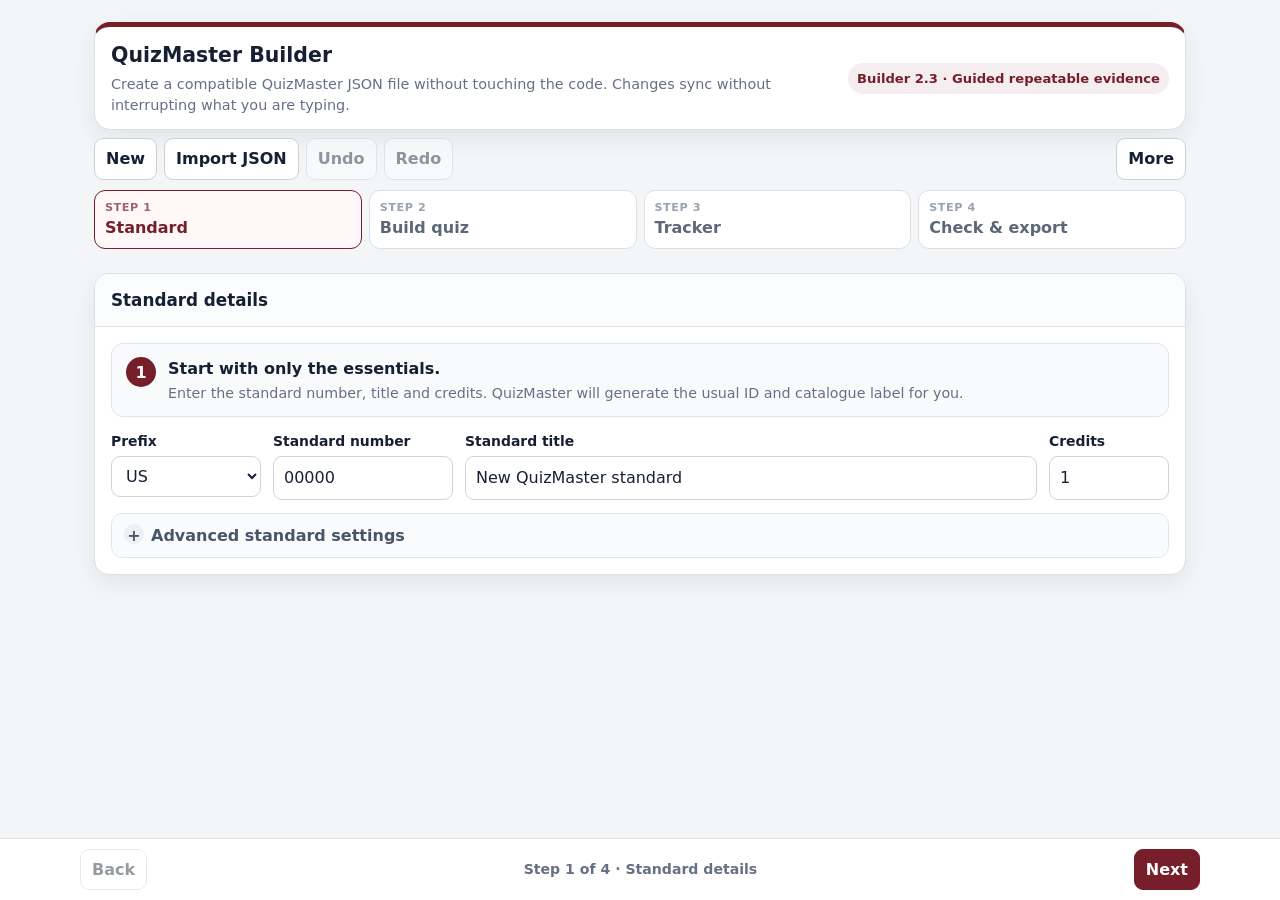
<file: questions/QuizMaster_JSON_Builder_AUTO_2.3.html>
<!doctype html>
<html lang="en-NZ">
<head>
<meta charset="utf-8">
<meta name="viewport" content="width=device-width,initial-scale=1">
<title>QuizMaster Builder 2.3</title>
<style>
  :root{--maroon:#761f2b;--maroon2:#5f1721;--gold:#d6ad42;--ink:#172033;--muted:#667085;--line:#d9e0e8;--soft:#f6f8fb;--ok:#1f7a45;--warn:#9a6a00;--bad:#b42318;--blue:#2c67a0;--shadow:0 8px 24px rgba(16,24,40,.07)}
  *{box-sizing:border-box}html{scroll-behavior:smooth}body{margin:0;font-family:system-ui,-apple-system,"Segoe UI",Roboto,Arial,sans-serif;color:var(--ink);background:#f3f5f7;line-height:1.45}
  button,input,select,textarea{font:inherit}button{cursor:pointer}.app{max-width:1120px;margin:0 auto;padding:14px 14px 86px}
  .topbar{position:sticky;top:0;z-index:40;background:rgba(243,245,247,.97);backdrop-filter:blur(10px);padding:8px 0 10px}
  .brand{background:#fff;border:1px solid var(--line);border-top:5px solid var(--maroon);border-radius:16px;padding:14px 16px;box-shadow:var(--shadow);display:flex;gap:14px;align-items:center;justify-content:space-between}
  .brand h1{margin:0;font-size:1.28rem}.brand p{margin:3px 0 0;color:var(--muted);font-size:.9rem}.version{font-weight:800;background:#f5eef0;color:var(--maroon);padding:6px 9px;border-radius:999px;white-space:nowrap;font-size:.82rem}
  .toolbar{display:flex;gap:7px;flex-wrap:wrap;margin-top:8px}.toolbar .spacer{flex:1}.btn{border:1px solid #c8d1dc;background:#fff;color:#172033;padding:8px 11px;border-radius:9px;font-weight:750;min-height:38px}.btn:hover{background:#f9fafb}.btn.primary{background:var(--maroon);border-color:var(--maroon);color:#fff}.btn.primary:hover{background:var(--maroon2)}.btn.gold{background:#fff8e4;border-color:#e8ca75;color:#664b00}.btn.danger{color:#9f1c15;border-color:#efc1bd;background:#fff8f7}.btn.small{padding:6px 9px;min-height:32px;font-size:.84rem}.btn:disabled{opacity:.45;cursor:not-allowed}
  .more-menu{position:relative}.more-menu>summary{list-style:none}.more-menu>summary::-webkit-details-marker{display:none}.more-menu[open] .menu-pop{display:grid}.menu-pop{display:none;position:absolute;right:0;top:44px;min-width:190px;background:#fff;border:1px solid var(--line);border-radius:10px;padding:8px;box-shadow:var(--shadow);z-index:60}.menu-pop .btn{width:100%;text-align:left;border:0}
  .stepper{display:grid;grid-template-columns:repeat(4,1fr);gap:7px;margin:10px 0 14px}.stepbtn{border:1px solid var(--line);background:#fff;border-radius:11px;padding:9px 10px;text-align:left;color:#5c6777;font-weight:780}.stepbtn span{display:block;font-size:.7rem;text-transform:uppercase;letter-spacing:.05em;color:#98a2b3}.stepbtn.active{border-color:var(--maroon);background:#fff7f8;color:var(--maroon)}.stepbtn.active span{color:#9b6670}.stepbtn.done{border-color:#b8d7c2;background:#f6fbf7;color:#286039}
  .builder-step{display:none}.builder-step.active{display:block}.card{background:#fff;border:1px solid var(--line);border-radius:15px;box-shadow:var(--shadow);margin-bottom:14px;overflow:hidden}.cardhead{padding:14px 16px;border-bottom:1px solid var(--line);display:flex;gap:12px;align-items:center;justify-content:space-between;background:#fbfcfd}.cardhead h2,.cardhead h3{margin:0;font-size:1.05rem}.cardbody{padding:16px}.step-intro{display:flex;gap:12px;align-items:flex-start;padding:13px 14px;border:1px solid #dce4ee;background:#f8fafc;border-radius:12px;margin-bottom:14px}.step-number{flex:0 0 30px;height:30px;border-radius:50%;display:grid;place-items:center;background:var(--maroon);color:#fff;font-weight:850}.step-intro strong{display:block;margin-bottom:2px}.subtle{color:var(--muted);font-size:.89rem}.grid{display:grid;grid-template-columns:repeat(2,minmax(0,1fr));gap:12px}.grid3{display:grid;grid-template-columns:repeat(3,minmax(0,1fr));gap:12px}.essentials{display:grid;grid-template-columns:150px 180px minmax(0,1fr) 120px;gap:12px}.full{grid-column:1/-1}.field label{display:block;font-weight:750;font-size:.87rem;margin-bottom:5px}.field input,.field select,.field textarea{width:100%;border:1px solid #cbd5e1;border-radius:9px;padding:9px 10px;background:#fff;color:#172033;min-height:40px}.field textarea{min-height:72px;resize:vertical}.field small{display:block;color:var(--muted);margin-top:4px}.inline{display:flex;gap:8px;align-items:center;flex-wrap:wrap}.check{display:flex;gap:8px;align-items:center;font-weight:650}.check input{width:18px;height:18px}.spacer{flex:1}
  details.advanced-disclosure{margin-top:13px;border:1px solid #e0e6ed;border-radius:11px;background:#fafbfc}details.advanced-disclosure>summary{list-style:none;padding:10px 12px;cursor:pointer;font-weight:780;color:#49566a}details.advanced-disclosure>summary::-webkit-details-marker{display:none}details.advanced-disclosure>summary:before{content:'+';display:inline-grid;place-items:center;width:20px;height:20px;margin-right:7px;border-radius:50%;background:#edf1f5}details.advanced-disclosure[open]>summary:before{content:'–'}.advanced-body{padding:0 12px 12px}
  details.panel{border:1px solid var(--line);border-radius:13px;background:#fff;margin:10px 0;overflow:hidden}details.panel>summary{list-style:none;display:flex;gap:9px;align-items:center;padding:12px 13px;background:#f8fafc;cursor:pointer;font-weight:800}details.panel>summary::-webkit-details-marker{display:none}.pill{font-size:.72rem;padding:3px 7px;border-radius:999px;background:#e9eef5;color:#4c596a;font-weight:850}.drag{color:#98a2b3}.panelbody{padding:13px}.assessment{border-left:4px solid var(--maroon)}.block{border-left:4px solid #607d9f}.summary-sub{font-size:.78rem;color:#7b8796;font-weight:650}.content-actions{display:flex;gap:7px;flex-wrap:wrap;padding:10px 0 2px}.content-actions .btn{flex:0 0 auto}
  .question-card{border:1px solid #dbe3ec;border-radius:12px;background:#fbfcfe;margin:9px 0;overflow:hidden}.question-card>summary{list-style:none;display:grid;grid-template-columns:minmax(0,1fr) auto auto;gap:10px;align-items:center;padding:11px 12px;cursor:pointer}.question-card>summary::-webkit-details-marker{display:none}.question-summary-text{min-width:0}.question-summary-text strong{display:block;white-space:nowrap;overflow:hidden;text-overflow:ellipsis}.question-summary-text small{display:block;color:var(--muted);margin-top:2px}.question-body{padding:0 12px 12px;border-top:1px solid #e4e9ef;background:#fff}.question-tools{display:flex;gap:6px;align-items:center}.markbox{border:1px solid #dae2ec;border-radius:10px;background:#fbfcfe;padding:11px;margin-top:10px}.markrow{display:grid;grid-template-columns:78px minmax(0,1fr);gap:9px;align-items:start;padding:10px 0;border-top:1px dashed #dde3ea}.markrow:first-child{border-top:0}.markrow textarea{min-height:72px}.markrow .award{text-align:center;font-weight:850;padding-top:8px}.point-options{margin-top:7px;border-top:1px solid #edf1f5;padding-top:7px}.advancedrow{display:grid;grid-template-columns:80px minmax(0,1fr) 80px 38px;gap:8px;align-items:start;padding:8px 0;border-top:1px dashed #dde3ea}.rubric-mode{display:flex;gap:8px;align-items:center;justify-content:space-between;flex-wrap:wrap}.testbox{display:grid;grid-template-columns:minmax(0,1fr) auto;gap:8px;margin-top:9px}.testresult{margin-top:6px;font-size:.87rem;font-weight:750}.good{color:var(--ok)}.bad{color:var(--bad)}.warning{color:var(--warn)}.points-stepper{display:grid;grid-template-columns:38px minmax(72px,96px) 38px;gap:7px;align-items:center}.points-stepper input{text-align:center;font-weight:850}.points-stepper button{min-height:40px;padding:5px 8px;font-size:1.05rem}.points-summary{margin-top:5px;color:var(--muted);font-size:.82rem;font-weight:650}.rubric-mode-badge{display:inline-block;margin-left:6px;padding:2px 7px;border-radius:999px;background:#e7f0fa;color:#285f91;font-size:.72rem;font-weight:850}.rubric-mode-badge.advanced{background:#fff0c9;color:#855f00}
  .quick-tools{display:flex;gap:7px;align-items:center;flex-wrap:wrap}.quick-tools .btn{white-space:nowrap}
  .builder-note{margin:0 0 12px;padding:10px 12px;border:1px solid #d7e5f2;border-radius:10px;background:#f6fbff;color:#315b78;font-size:.88rem}.builder-note strong{color:#214d68}.builder-note.warn{border-color:#f0d58b;background:#fff8e5;color:#795900}.builder-note .inline{align-items:flex-start}
  .compat-grid{display:grid;grid-template-columns:repeat(4,minmax(0,1fr));gap:8px;margin:12px 0}.compat-tile{border:1px solid #dbe3ec;border-radius:11px;padding:10px 11px;background:#fbfcfe}.compat-tile strong{display:block;font-size:1.05rem}.compat-tile small{display:block;color:var(--muted);margin-top:2px}.preset-help{margin:9px 0 0;color:var(--muted);font-size:.84rem}
  .photo-option{border:1px solid #dbe3ec;border-radius:12px;background:#fbfcfe;margin:9px 0;overflow:hidden}.photo-option>summary{list-style:none;display:flex;gap:8px;align-items:center;padding:11px 12px;cursor:pointer;font-weight:800}.photo-option>summary::-webkit-details-marker{display:none}.photo-option-body{padding:0 12px 12px;border-top:1px solid #e4e9ef;background:#fff}.photo-field{border:1px dashed #ccd6e2;border-radius:10px;padding:10px;margin:8px 0;background:#fff}.tracker-item{border:1px solid #dbe3ec;border-radius:12px;background:#fbfcfe;padding:10px;margin:8px 0}.tracker-overview{display:grid;gap:7px;margin:10px 0}.tracker-overview-row{display:flex;gap:8px;align-items:center;padding:8px 10px;border:1px solid #e2e8f0;border-radius:9px;background:#fff}.tracker-overview-row strong{flex:1}.tracker-overview-row small{color:var(--muted)}
  .empty{padding:20px;border:1px dashed #c9d3df;border-radius:12px;text-align:center;color:var(--muted);background:#fafbfc}.preview{width:100%;height:320px;border:1px solid #cfd8e4;border-radius:10px;padding:10px;background:#111827;color:#e5e7eb;font:12px/1.4 ui-monospace,SFMono-Regular,Consolas,monospace;resize:vertical;white-space:pre;overflow:auto}.status{margin-top:10px;border-radius:10px;padding:10px 12px;font-size:.88rem}.status.ok{background:#ecfdf3;color:#17653a;border:1px solid #b7e4c7}.status.warn{background:#fff8e5;color:#795900;border:1px solid #f0d58b}.status.err{background:#fff1f0;color:#9d241c;border:1px solid #f2b8b3}.issues{max-height:280px;overflow:auto;margin:8px 0 0;padding-left:18px}.issues li{margin:4px 0}.review-actions{display:flex;gap:8px;flex-wrap:wrap;margin-top:14px}.download-hero{padding:14px 18px;font-size:1rem}.helpbox{background:#f7f9fc;border:1px solid #dce3eb;border-radius:12px;padding:12px;font-size:.88rem;color:#49566a}.helpbox code{background:#edf1f5;padding:1px 4px;border-radius:4px}.auto-value{display:block;padding:9px 10px;border:1px solid #dbe3ec;border-radius:9px;background:#f8fafc;color:#556170;font:12px/1.35 ui-monospace,SFMono-Regular,Consolas,monospace;overflow-wrap:anywhere}.auto-note{display:flex;gap:9px;align-items:flex-start;margin:0 0 12px;padding:10px 12px;border:1px solid #d7e5f2;border-radius:10px;background:#f6fbff;color:#315b78;font-size:.88rem}.auto-note strong{color:#214d68}.markrow{transition:.15s ease}.markrow.new-point{animation:pointflash .55s ease}@keyframes pointflash{0%{background:#fff5cf}100%{background:transparent}}
  .wizard-footer{position:fixed;left:0;right:0;bottom:0;z-index:50;background:rgba(255,255,255,.97);backdrop-filter:blur(8px);border-top:1px solid var(--line);padding:10px 14px}.wizard-footer-inner{max-width:1120px;margin:0 auto;display:flex;align-items:center;gap:10px}.wizard-footer .step-status{flex:1;text-align:center;color:var(--muted);font-weight:720;font-size:.88rem}.toast{position:fixed;right:18px;bottom:76px;z-index:100;background:#172033;color:#fff;padding:11px 14px;border-radius:10px;box-shadow:var(--shadow);opacity:0;transform:translateY(8px);pointer-events:none;transition:.18s}.toast.show{opacity:1;transform:none}.toast.error{background:#8e201b}
  @media(max-width:900px){.essentials{grid-template-columns:1fr 1fr}.essentials .field:nth-child(3){grid-column:1/-1}.grid3{grid-template-columns:1fr 1fr}.stepbtn{font-size:.86rem}.brand p{display:none}}
  @media(max-width:650px){.compat-grid{grid-template-columns:1fr 1fr}.app{padding:8px 8px 82px}.brand{align-items:flex-start}.version{display:none}.grid,.grid3,.essentials{grid-template-columns:1fr}.essentials .field:nth-child(3){grid-column:auto}.stepper{grid-template-columns:1fr 1fr}.stepbtn{padding:8px}.question-card>summary{grid-template-columns:minmax(0,1fr) auto}.question-tools{grid-column:1/-1}.markrow,.advancedrow{grid-template-columns:1fr}.markrow .award{text-align:left;padding-top:0}.wizard-footer .step-status{display:none}}
</style>
</head>
<body>
<div class="app">
  <div class="topbar">
    <div class="brand">
      <div><h1>QuizMaster Builder</h1><p>Create a compatible QuizMaster JSON file without touching the code. Changes sync without interrupting what you are typing.</p></div>
      <div class="version">Builder 2.3 · Guided repeatable evidence</div>
    </div>
    <div class="toolbar">
      <button class="btn" id="newBtn">New</button>
      <button class="btn" id="importBtn">Import JSON</button>
      <input type="file" id="importFile" accept=".json,application/json" hidden>
      <button class="btn" id="undoBtn" type="button" title="Undo (Ctrl/Cmd+Z)" aria-keyshortcuts="Control+Z Meta+Z">Undo</button>
      <button class="btn" id="redoBtn" type="button" title="Redo (Ctrl+Y or Ctrl/Cmd+Shift+Z)" aria-keyshortcuts="Control+Y Control+Shift+Z Meta+Shift+Z">Redo</button>
      <div class="spacer"></div>
      <details class="more-menu">
        <summary class="btn">More</summary>
        <div class="menu-pop"><button class="btn" id="exampleBtn">Load full example</button></div>
      </details>
    </div>
    <nav class="stepper" aria-label="Builder steps">
      <button class="stepbtn active" type="button" data-step="1"><span>Step 1</span>Standard</button>
      <button class="stepbtn" type="button" data-step="2"><span>Step 2</span>Build quiz</button>
      <button class="stepbtn" type="button" data-step="3"><span>Step 3</span>Tracker</button>
      <button class="stepbtn" type="button" data-step="4"><span>Step 4</span>Check &amp; export</button>
    </nav>
  </div>

  <main>
    <section class="builder-step active" data-step-panel="1">
      <section class="card">
        <div class="cardhead"><h2>Standard details</h2></div>
        <div class="cardbody">
          <div class="step-intro"><div class="step-number">1</div><div><strong>Start with only the essentials.</strong><div class="subtle">Enter the standard number, title and credits. QuizMaster will generate the usual ID and catalogue label for you.</div></div></div>
          <div id="standardFields" class="essentials"></div>
          <details class="advanced-disclosure"><summary>Advanced standard settings</summary><div class="advanced-body"><div id="standardAdvanced" class="grid3"></div></div></details>
        </div>
      </section>
    </section>

    <section class="builder-step" data-step-panel="2">
      <section class="card">
        <div class="cardhead"><div><h2>Build the quiz</h2><div class="subtle">Use a quick-add pattern, then edit the wording and marking criteria.</div></div><div class="quick-tools"><button class="btn primary small" id="addAssessmentBtn">+ Questions</button><button class="btn small" id="addRepeatAssessmentBtn">+ Repeatable records</button><button class="btn gold small" id="addHazardAssessmentBtn">+ Hazard records</button><button class="btn small" id="addPhotoAssessmentBtn">+ Photo evidence</button></div></div>
        <div class="cardbody">
          <div class="step-intro"><div class="step-number">2</div><div><strong>Choose the structure that matches the evidence.</strong><div class="subtle">Normal questions are answered once. Repeatable records let students add another hazard, trial, test or other repeated item without creating duplicate assessments.</div></div></div>
          <div id="builderNotes"></div>
          <div class="auto-note"><strong>Automatic:</strong><span>IDs, assessment numbering in the editor, question numbers, A/B/C part labels, tracker IDs and repeat buttons are handled for you. Imported older JSON is upgraded to schema v3 in the builder without changing its marking rules.</span></div>
          <div class="inline" style="margin:0 0 12px"><button class="btn small" id="simplifyRepeatsBtn">Find repeated assessment copies</button><span class="subtle">Useful for older files that used Assessment 1/6, 2/6, 3/6… instead of “Add another”.</span></div>
          <div id="assessments"></div>
        </div>
      </section>
    </section>

    <section class="builder-step" data-step-panel="3">
      <section class="card">
        <div class="cardhead"><div><h2>Evidence tracker</h2><div class="subtle">Optional. This controls the Ready / Submitted progress panel students see.</div></div><label class="check"><input type="checkbox" id="trackerEnabled"> Use tracker</label></div>
        <div class="cardbody">
          <div class="step-intro"><div class="step-number">3</div><div><strong>Usually one click is enough.</strong><div class="subtle">Turn the tracker on and use Auto-build. Manual tracker editing is still available under Advanced.</div></div></div>
          <div id="trackerEditor"></div>
        </div>
      </section>
    </section>

    <section class="builder-step" data-step-panel="4">
      <section class="card">
        <div class="cardhead"><div><h2>Check &amp; export</h2><div class="subtle">Run the compatibility check, then download the finished JSON.</div></div></div>
        <div class="cardbody">
          <div class="step-intro"><div class="step-number">4</div><div><strong>Finish here.</strong><div class="subtle">You do not need to read the JSON unless you want to. The compatibility check tells you what needs fixing.</div></div></div>
          <button class="btn gold" id="validateBtn">Run compatibility check</button>
          <div id="compatibilityStats"></div>
          <div id="validationSummary" class="status warn">Not checked yet.</div>
          <ul id="validationIssues" class="issues"></ul>
          <div class="review-actions"><button class="btn primary download-hero" id="downloadBtn">Download compatible JSON</button><button class="btn" id="copyBtn">Copy JSON</button></div>
          <details class="advanced-disclosure" style="margin-top:16px"><summary>View generated JSON</summary><div class="advanced-body"><div class="inline" style="margin-bottom:8px"><span class="subtle">For checking or troubleshooting only.</span><span class="spacer"></span><button class="btn small" id="refreshPreviewBtn">Refresh</button></div><textarea id="jsonPreview" class="preview" spellcheck="false" readonly></textarea></div></details>
          <button id="sideValidateBtn" type="button" hidden></button>
        </div>
      </section>
    </section>
  </main>
</div>
<div class="wizard-footer"><div class="wizard-footer-inner"><button class="btn" id="prevStepBtn">Back</button><div class="step-status" id="stepStatus">Step 1 of 4 · Standard details</div><button class="btn primary" id="nextStepBtn">Next</button></div></div>
<div class="toast" id="toast"></div>

<script>
(() => {
  "use strict";

  const qs = (s, root=document) => root.querySelector(s);
  const qsa = (s, root=document) => Array.from(root.querySelectorAll(s));
  const uid = () => "u" + Math.random().toString(36).slice(2,10) + Date.now().toString(36).slice(-4);
  const escHtml = (v) => String(v ?? "").replace(/[&<>\"']/g, c => ({"&":"&amp;","<":"&lt;",">":"&gt;","\"":"&quot;","'":"&#39;"}[c]));
  const slug = (v, fallback="item") => String(v || fallback).trim().toLowerCase().replace(/[^a-z0-9_-]+/g,"-").replace(/-+/g,"-").replace(/^-|-$/g,"") || fallback;
  const deepClone = (x) => JSON.parse(JSON.stringify(x));
  const splitList = (v) => String(v || "").split(/\n|,/).map(x=>x.trim()).filter(Boolean);
  const regexEscape = (v) => String(v).replace(/[.*+?^${}()|[\]\\]/g,"\\$&");
  const asInt = (v, fallback=0) => Number.isFinite(Number(v)) ? Math.trunc(Number(v)) : fallback;
  const asNum = (v, fallback=0) => Number.isFinite(Number(v)) ? Number(v) : fallback;

  let state;
  let toastTimer;
  let currentStep = 1;

  // Builder-wide undo/redo history. This deliberately tracks the quiz data,
  // not temporary UI state such as which accordion happens to be open.
  const HISTORY_LIMIT = 100;
  let historyPast = [];
  let historyFuture = [];
  let historyCurrent = "";
  let historyTimer = 0;
  let historyRestoring = false;

  const STEP_LABELS = ["Standard details", "Build quiz", "Evidence tracker", "Check & export"];

  function toast(message, error=false){
    const el=qs("#toast"); el.textContent=message; el.classList.toggle("error",!!error); el.classList.add("show");
    clearTimeout(toastTimer); toastTimer=setTimeout(()=>el.classList.remove("show"),2600);
  }

  function historySnapshot(){
    return JSON.stringify(state,(key,value)=>key==="_builderOpen"?undefined:value);
  }
  function updateHistoryButtons(){
    const undo=qs("#undoBtn"), redo=qs("#redoBtn");
    if(undo)undo.disabled=historyPast.length===0;
    if(redo)redo.disabled=historyFuture.length===0;
  }
  function historyReset(){
    clearTimeout(historyTimer);
    historyPast=[]; historyFuture=[];
    historyCurrent=historySnapshot();
    updateHistoryButtons();
  }
  function historyCommitNow(){
    if(historyRestoring||!state)return false;
    clearTimeout(historyTimer);
    const next=historySnapshot();
    if(!historyCurrent){historyCurrent=next;updateHistoryButtons();return false;}
    if(next===historyCurrent){updateHistoryButtons();return false;}
    historyPast.push(historyCurrent);
    if(historyPast.length>HISTORY_LIMIT)historyPast.shift();
    historyCurrent=next;
    historyFuture=[];
    updateHistoryButtons();
    return true;
  }
  function scheduleHistoryCommit(delay=450){
    if(historyRestoring)return;
    clearTimeout(historyTimer);
    historyTimer=setTimeout(historyCommitNow,Math.max(0,delay));
  }
  function restoreHistorySnapshot(snapshot){
    historyRestoring=true;
    try{
      state=JSON.parse(snapshot);
      addUids(state);
      render();
    }finally{
      historyRestoring=false;
      updateHistoryButtons();
    }
  }
  function undoHistory(){
    clearTimeout(historyTimer);
    // Capture any just-typed text or just-clicked structural change first.
    historyCommitNow();
    if(!historyPast.length){toast("Nothing to undo.");return;}
    historyFuture.push(historyCurrent);
    const previous=historyPast.pop();
    historyCurrent=previous;
    restoreHistorySnapshot(previous);
    toast("Undone.");
  }
  function redoHistory(){
    clearTimeout(historyTimer);
    if(!historyFuture.length){toast("Nothing to redo.");return;}
    historyPast.push(historyCurrent);
    if(historyPast.length>HISTORY_LIMIT)historyPast.shift();
    const next=historyFuture.pop();
    historyCurrent=next;
    restoreHistorySnapshot(next);
    toast("Redone.");
  }

  function defaultQuestion(id="question_1", text="Write your question here"){
    return {_uid:uid(),_builderOpen:false,_builderAutoId:true,id,part:"A",text,hint:"",type:"short",maxPoints:1,options:[],shuffleOptions:true,image:"",imageAlt:"",_builderRubricMode:"simple",_builderMarkRows:[{terms:"",matchMode:"whole",hint:"",anyNonEmpty:false}],_builderAdvancedSnapshot:null,_builderSimpleDirty:false,_builderSimpleLocked:false,_builderSimpleLockMessage:""};
  }
  function defaultGroupBlock(id="group-1"){
    return {_uid:uid(),_builderOpen:false,_builderAutoId:true,type:"group",id,group:{label:"Question group",title:"Group title",intro:"",reminder:""},questions:[defaultQuestion("q1")]};
  }
  function defaultRepeatBlock(id="trial"){
    return {_uid:uid(),_builderOpen:false,_builderAutoId:true,_builderAutoButtonLabels:true,type:"repeatGroup",id,itemLabel:"trial",startWith:2,minimum:2,maximum:null,allowAdd:true,allowRemove:true,addLabel:"+ Add another trial",removeLabel:"Remove last added trial",group:{label:"Trial {n} of {count}",title:"Trial {n}",intro:"Record one trial here.",reminder:""},questions:[defaultQuestion("what","What did you trial?"),defaultQuestion("result","What happened?")]};
  }
  function markAnyNonEmpty(q,points=1){
    q.maxPoints=Math.max(1,asInt(points,1));
    q._builderRubricMode="simple";
    q._builderAdvancedSnapshot=null;
    q._builderSimpleDirty=true;
    q._builderSimpleLocked=false;
    q._builderMarkRows=Array.from({length:q.maxPoints},()=>({terms:"",matchMode:"whole",hint:"",anyNonEmpty:true}));
    syncSimpleRubric(q);
    return q;
  }
  function configureRepeatBlock(b,itemLabel="record",required=1){
    const noun=String(itemLabel||"record").trim()||"record";
    const count=Math.max(1,asInt(required,1));
    b.itemLabel=noun;b.startWith=count;b.minimum=count;b.maximum=null;b.allowAdd=true;b.allowRemove=true;b._builderAutoButtonLabels=true;
    const cap=noun.charAt(0).toUpperCase()+noun.slice(1);
    b.addLabel=`+ Add another ${noun}`;b.removeLabel=`Remove last added ${noun}`;
    b.group={label:`${cap} {n} of {count}`,title:`${cap} {n}`,intro:`Record one ${noun} here.`,reminder:""};
    return b;
  }
  function defaultRepeatAssessment(n=1,itemLabel="record",required=1){
    const a=defaultFlexibleAssessment(n);
    const noun=String(itemLabel||"record").trim()||"record";
    const cap=noun.charAt(0).toUpperCase()+noun.slice(1);
    a.title=`${cap} records`;
    const b=configureRepeatBlock(defaultRepeatBlock(noun),noun,required);
    b.questions=[markAnyNonEmpty(defaultQuestion("what",`Describe this ${noun}.`)),markAnyNonEmpty(defaultQuestion("response",`What did you do about this ${noun}?`))];
    a.blocks=[b];
    return a;
  }
  function defaultHazardAssessment(n=1,required=6){
    const a=defaultFlexibleAssessment(n);a.title="Hazard Records";a.attachSignoff=true;
    const b=configureRepeatBlock(defaultRepeatBlock("hazard"),"hazard",required);
    b.group.intro="Record one real hazard you encountered while working on your project.";
    b.group.reminder="Keep the project, hazard, PPE and possible consequence connected.";
    b.questions=[
      markAnyNonEmpty(defaultQuestion("project_name","Name the project you were working on.")),
      markAnyNonEmpty(defaultQuestion("hazard_identified","What hazard did you encounter?")),
      markAnyNonEmpty(defaultQuestion("ppe_required","PPE required (specify or N/A).")),
      markAnyNonEmpty(defaultQuestion("comments","What could have happened if this hazard went unchecked?"))
    ];
    b.questions[0].hint="Example: stool, toolbox, picture frame, coffee table, etc.";
    b.questions[1].hint="Name a real hazard you noticed.";
    b.questions[2].hint="List the PPE you actually used, or N/A if PPE was not applicable.";
    b.questions[3].hint="Describe a realistic outcome such as injury, damage or an accident.";
    a.blocks=[b];return a;
  }
  function defaultConditionalBlock(id="follow-up"){
    const controller=defaultQuestion("needs_follow_up","Do you need to add more detail?");
    controller.type="mc"; controller.options=["No","Yes"]; controller.shuffleOptions=false; controller._builderMarkRows=[{terms:"No\nYes",matchMode:"exact",hint:"",anyNonEmpty:false}];
    return {_uid:uid(),_builderOpen:false,_builderAutoId:true,type:"conditional",id,group:{label:"Follow-up",title:"Extra detail when needed",intro:"",reminder:""},question:controller,showWhen:{value:"Yes"},clearWhenHidden:true,closedMessage:"No extra detail is needed.",questions:[defaultQuestion("extra_detail","Add the extra detail.")]};
  }
  function defaultFlexibleAssessment(n=1){
    return {_uid:uid(),_builderOpen:true,_builderAutoId:true,id:`assessment-${n}`,title:`Assessment`,subtitle:"",attachSignoff:false,_builderKind:"flexible",schemaVersion:3,questions:[],questionGroups:[],blocks:[defaultGroupBlock("start")]};
  }
  function defaultPhotoField(){return {_uid:uid(),_builderAutoId:true,id:"detail",label:"What does this evidence show?",type:"text",required:true,placeholder:"",help:"",_builderValidationMode:"none",_builderValidationTerms:"",_builderValidationMatch:"contains",validation:null};}
  function defaultPhotoOption(n=1){return {_uid:uid(),_builderOpen:false,_builderAutoId:true,id:`evidence-${n}`,label:`Evidence ${n}`,help:"",repeatable:n===1,fields:[defaultPhotoField()]};}
  function defaultPhotoAssessment(n=1){return {_uid:uid(),_builderOpen:true,_builderAutoId:true,id:`photo-evidence-${n}`,title:`Photo Evidence`,subtitle:"",attachSignoff:false,_builderKind:"photo",mode:"photo-evidence",questions:[],photoEvidence:{maxDimension:1920,jpegQuality:.8,allowWrittenRecord:false,methodLabel:"Evidence method",photoMethodLabel:"Photo",writtenMethodLabel:"Written record",options:[defaultPhotoOption(1)]}};}
  function blankState(){return {schemaVersion:3,_builderNotes:[],questionSet:{id:"us00000-v1",label:"US 00000 - New Standard",title:"New QuizMaster standard",number:"00000",version:"v1",credits:1,standardType:"internal",_prefix:"US"},assessments:[defaultFlexibleAssessment(1)],_trackerEnabled:false,_deadlineEnabled:false,deadline:{day:1,month:11,label:"Assessment deadline"}};}

  function stripAssessmentNumber(value){
    return String(value||"").replace(/^\s*\d+\s*[.):-]\s*/,"").trim();
  }
  function alphaPart(index){
    let n=Math.max(1,Number(index)||1),out="";
    while(n>0){n-=1;out=String.fromCharCode(65+(n%26))+out;n=Math.floor(n/26);}
    return out;
  }
  function uniqueSlug(base,used,fallback="item"){
    const root=slug(base,fallback);let candidate=root,n=2;
    while(used.has(candidate)){candidate=`${root}-${n++}`;}
    used.add(candidate);return candidate;
  }
  function assessmentDisplayTitle(a,index){
    const name=stripAssessmentNumber(a?.title)||((a?._builderKind||"")==="photo"?"Photo Evidence":"Assessment");
    return `${index+1}. ${name}`;
  }
  function markImportedIdsPreserved(s){
    (s.assessments||[]).forEach(a=>{
      a._builderAutoId=false;
      if(a._builderKind==="photo"){
        (a.photoEvidence?.options||[]).forEach(o=>{o._builderAutoId=false;(o.fields||[]).forEach(f=>f._builderAutoId=false);});
      }else{
        (a.blocks||[]).forEach(b=>{
          b._builderAutoId=false;
          if(b.type==="repeatGroup") b._builderAutoButtonLabels=false;
          if(b.question)b.question._builderAutoId=false;
          (b.questions||[]).forEach(q=>q._builderAutoId=false);
        });
      }
    });
    (s.questionSet?.evidenceTracker?.items||[]).forEach(it=>it._builderAutoId=false);
  }
  function syncGeneratedIds(target=state){
    if(!target)return;
    const assMap=new Map(),blockMap=new Map(),questionMap=new Map(),optionMap=new Map();
    const usedAssess=new Set();
    (target.assessments||[]).forEach((a,ai)=>{
      const oldAid=String(a.id||"");
      a.title=stripAssessmentNumber(a.title)||((a._builderKind||"")==="photo"?"Photo Evidence":"Assessment");
      if(a._builderAutoId!==false||!a.id){
        a.id=uniqueSlug(a.title,usedAssess,a._builderKind==="photo"?"photo-evidence":"assessment");
      }else{
        a.id=uniqueSlug(a.id,usedAssess,"assessment");
      }
      assMap.set(oldAid,a.id);
      if(a._builderKind==="photo"){
        const usedOpts=new Set();
        (a.photoEvidence?.options||[]).forEach((o,oi)=>{
          const old=String(o.id||"");
          if(o._builderAutoId!==false||!o.id)o.id=uniqueSlug(`${a.id}-${o.label||`evidence-${oi+1}`}`,usedOpts,"evidence");else o.id=uniqueSlug(o.id,usedOpts,"evidence");
          optionMap.set(`${oldAid}|${old}`,o.id);
          const usedFields=new Set();
          (o.fields||[]).forEach((f,fi)=>{
            if(f._builderAutoId!==false||!f.id)f.id=uniqueSlug(f.label||`field-${fi+1}`,usedFields,"field");else f.id=uniqueSlug(f.id,usedFields,"field");
          });
        });
        return;
      }
      const usedBlocks=new Set();let questionNumber=0;
      (a.blocks||[]).forEach((b,bi)=>{
        const oldBid=String(b.id||"");
        const blockName=b.type==="repeatGroup"?(b.itemLabel||b.group?.title||"repeat"):b.type==="conditional"?(b.group?.title||"follow-up"):b.type==="questions"?"questions":(b.group?.title||b.group?.label||"group");
        if(b._builderAutoId!==false||!b.id)b.id=uniqueSlug(`${a.id}-${blockName}`,usedBlocks,"block");else b.id=uniqueSlug(b.id,usedBlocks,"block");
        blockMap.set(`${oldAid}|${oldBid}`,b.id);
        if(b.type==="repeatGroup"&&b._builderAutoButtonLabels!==false){
          const noun=String(b.itemLabel||"record").trim()||"record";
          b.addLabel=`+ Add another ${noun}`;b.removeLabel=`Remove last added ${noun}`;
        }
        let partNo=0;
        const assignQuestion=(q)=>{
          if(!q)return;const old=String(q.id||"");questionNumber+=1;partNo+=1;q._builderQuestionNumber=questionNumber;q._builderPart=alphaPart(partNo);
          const standardNumber=String(target.questionSet?.number||"").replace(/\D/g,"")||"00000";
          if(q._builderAutoId!==false||!q.id){q.id=`${standardNumber}-${a.id}-q${String(questionNumber).padStart(2,"0")}`;q.part=q._builderPart;}
          questionMap.set(`${oldAid}|${old}`,q.id);
        };
        if(b.type==="conditional")assignQuestion(b.question);
        (b.questions||[]).forEach(assignQuestion);
      });
    });
    const items=target.questionSet?.evidenceTracker?.items||[];
    const usedTracker=new Set();
    items.forEach((it,i)=>{
      const oldAss=String(it.assessmentId||"");const newAss=assMap.get(oldAss)||oldAss;it.assessmentId=newAss;
      if(it.blockId)it.blockId=blockMap.get(`${oldAss}|${it.blockId}`)||it.blockId;
      if(Array.isArray(it.blockIds))it.blockIds=it.blockIds.map(x=>blockMap.get(`${oldAss}|${x}`)||x);
      if(Array.isArray(it.questionIds))it.questionIds=it.questionIds.map(x=>questionMap.get(`${oldAss}|${x}`)||x);
      if(it.optionId)it.optionId=optionMap.get(`${oldAss}|${it.optionId}`)||it.optionId;
      if(it._builderAutoId!==false||!it.id)it.id=uniqueSlug(`${newAss}-${it.label||it.type||`tracker-${i+1}`}`,usedTracker,"tracker");else it.id=uniqueSlug(it.id,usedTracker,"tracker");
    });
  }
  function generatedValue(value,id=""){return `<span class="auto-value"${id?` id="${escHtml(id)}"`:""}>${escHtml(value||"Generated automatically")}</span>`;}

  function fullExample(){
    const s=blankState();
    s.questionSet={id:"us99999-v1",label:"US 99999 - Builder Example",title:"Test all QuizMaster builder features",number:"99999",version:"v1",credits:3,standardType:"internal",_prefix:"US"};
    const a=defaultFlexibleAssessment(1); a.id="written-evidence";a.title="Written Evidence";a.subtitle="Ordinary, repeatable and conditional questions";
    a.blocks=[];
    const g=defaultGroupBlock("knowledge");g.group={label:"Knowledge",title:"Basic knowledge",intro:"Answer the questions.",reminder:"Use the technical terms."};
    const q1=defaultQuestion("materials","Name a suitable material.");q1.type="short";q1.maxPoints=1;q1._builderMarkRows=[{terms:"timber\nwood\nsteel\naluminium\nplastic",matchMode:"whole",hint:"Name a real material.",anyNonEmpty:false}];
    const q2=defaultQuestion("two_features","Describe two useful features.");q2.type="long";q2.maxPoints=2;q2._builderMarkRows=[{terms:"strong\nstrength\ndurable",matchMode:"whole",hint:"Mention strength or durability.",anyNonEmpty:false},{terms:"light\nlightweight\neasy to carry",matchMode:"whole",hint:"Mention weight or portability.",anyNonEmpty:false}];
    g.questions=[q1,q2];a.blocks.push(g);
    const rep=defaultRepeatBlock("trial");rep.itemLabel="trial";rep.startWith=2;rep.minimum=2;rep.maximum=5;rep.questions=[defaultQuestion("what","What did you trial?"),defaultQuestion("result","What happened?"),defaultQuestion("decision","What will you do because of this result?")];rep.questions.forEach(q=>q._builderMarkRows=[{terms:"",matchMode:"whole",hint:"",anyNonEmpty:true}]);a.blocks.push(rep);
    const cond=defaultConditionalBlock("change-needed");cond.question.text="Did your trial show that a change is needed?";cond.questions[0].text="What will you change?";cond.questions[0]._builderMarkRows=[{terms:"change\nmodify\nadjust\nimprove",matchMode:"whole",hint:"Describe the change.",anyNonEmpty:false}];a.blocks.push(cond);
    const p=defaultPhotoAssessment(2);p.id="photo-evidence";p.title="Photo Evidence";p.photoEvidence.allowWrittenRecord=true;p.photoEvidence.options=[
      {_uid:uid(),id:"project-stage",label:"Project stage",help:"Add as many important stages as needed.",repeatable:true,fields:[{...defaultPhotoField(),id:"stage",label:"What stage is this?"},{...defaultPhotoField(),id:"safe",label:"What is shown?",type:"textarea",_builderValidationMode:"simple",_builderValidationTerms:"guard\nsafety glasses\nclamp\nPPE",_builderValidationMatch:"contains",validation:null}]},
      {_uid:uid(),id:"final-outcome",label:"Final outcome",help:"One final photo.",repeatable:false,fields:[{...defaultPhotoField(),id:"description",label:"What is shown?"}]}
    ];
    s.assessments=[a,p];
    s._trackerEnabled=true;
    s.questionSet.evidenceTracker={kicker:"Evidence progress",title:"Your example evidence",intro:"Blue means ready on this device. Green only appears after confirmed submission.",footer:"This is a progress guide, not teacher sign-off.",items:[]};
    autoBuildTracker(s);
    return s;
  }

  function addUids(obj){
    if(!obj||typeof obj!=="object")return;
    if(Array.isArray(obj)){obj.forEach(addUids);return;}
    if(!obj._uid)obj._uid=uid();
    Object.values(obj).forEach(addUids);
  }
  function duplicateBuilderObject(value){
    const copy=deepClone(value);
    const walk=(obj)=>{
      if(!obj||typeof obj!=="object")return;
      if(Array.isArray(obj)){obj.forEach(walk);return;}
      obj._uid=uid();
      if(Object.prototype.hasOwnProperty.call(obj,"_builderAutoId"))obj._builderAutoId=true;
      if(Object.prototype.hasOwnProperty.call(obj,"_builderOpen"))obj._builderOpen=false;
      Object.values(obj).forEach(walk);
    };
    walk(copy);return copy;
  }

  function canonicalQuestionSignature(q){
    const x=deepClone(q||{});
    stripBuilder(x);
    ["id","part"].forEach(k=>delete x[k]);
    return JSON.stringify(x);
  }
  function assessmentRepeatSignature(a){
    if(!a||a._builderKind==="photo")return "";
    const blocks=Array.isArray(a.blocks)?a.blocks:[];
    if(blocks.length!==1||blocks[0].type!=="questions")return "";
    const qs=blocks[0].questions||[];if(!qs.length)return "";
    return JSON.stringify(qs.map(canonicalQuestionSignature));
  }
  function findRepeatedAssessmentGroups(s){
    const groups=[];const bySig=new Map();
    (s.assessments||[]).forEach((a,index)=>{const sig=assessmentRepeatSignature(a);if(!sig)return;if(!bySig.has(sig))bySig.set(sig,[]);bySig.get(sig).push({a,index});});
    bySig.forEach(items=>{if(items.length>=2)groups.push(items);});
    return groups.sort((x,y)=>x[0].index-y[0].index);
  }
  function inferRepeatItemLabel(items){
    const text=(items||[]).flatMap(x=>(x.a?.blocks?.[0]?.questions||[]).map(q=>q.text||"")).join(" ").toLowerCase();
    if(/hazard/.test(text))return "hazard";if(/trial|test result/.test(text))return "trial";if(/stakeholder/.test(text))return "stakeholder";if(/inspection/.test(text))return "inspection";if(/evidence/.test(text))return "evidence record";return "record";
  }
  function commonRepeatedTitle(items,itemLabel){
    const raw=String(items?.[0]?.a?.title||"");
    let title=raw.replace(/\s+\d+\s*\/\s*\d+\s*$/i,"").trim();
    if(!title||/^assessment$/i.test(title)){const cap=itemLabel.charAt(0).toUpperCase()+itemLabel.slice(1);title=`${cap} records`;}
    return title;
  }
  function repeatTemplateQuestionId(items,questionIndex){
    const ids=(items||[]).map(x=>String(x.a?.blocks?.[0]?.questions?.[questionIndex]?.id||"")).filter(Boolean);
    if(!ids.length)return `question-${questionIndex+1}`;
    const parsed=ids.map(id=>id.match(/^(.+?)[_-](\d+)$/));
    if(parsed.every(Boolean)){const bases=[...new Set(parsed.map(m=>m[1]))];if(bases.length===1)return bases[0];}
    return ids[0];
  }
  function collapseRepeatedGroup(s,items){
    if(!items||items.length<2)return null;
    const first=items[0].a;const itemLabel=inferRepeatItemLabel(items);const count=items.length;
    const questions=deepClone(first.blocks?.[0]?.questions||[]);
    questions.forEach((q,qi)=>{q.id=repeatTemplateQuestionId(items,qi);q._builderAutoId=false;q._builderOpen=false;if(!q._uid)q._uid=uid();});
    const b=configureRepeatBlock(defaultRepeatBlock(itemLabel),itemLabel,count);b._builderOpen=true;b._builderAutoId=true;b.questions=questions;
    if(itemLabel==="hazard"){b.group.intro="Record one real hazard you encountered while working on your project.";b.group.reminder="Keep the project, hazard, PPE and possible consequence connected.";}
    const merged=defaultFlexibleAssessment(items[0].index+1);merged.title=commonRepeatedTitle(items,itemLabel);merged.subtitle=first.subtitle||"";merged.attachSignoff=items.some(x=>!!x.a.attachSignoff);merged.blocks=[b];merged._builderOpen=true;
    const firstIndex=items[0].index;const remove=new Set(items.map(x=>x.index));
    s.assessments=(s.assessments||[]).filter((_,i)=>!remove.has(i));s.assessments.splice(firstIndex,0,merged);
    syncGeneratedIds(s);
    if(s._trackerEnabled)autoBuildTracker(s);
    return {count,itemLabel,title:merged.title};
  }
  function simplifyRepeatedAssessments(s,ask=true){
    const groups=findRepeatedAssessmentGroups(s);if(!groups.length)return {found:0,converted:0,details:[]};
    let converted=0;const details=[];
    for(const original of groups){
      const current=findRepeatedAssessmentGroups(s).find(g=>g.length===original.length&&assessmentRepeatSignature(g[0].a)===assessmentRepeatSignature(original[0].a));
      if(!current)continue;
      const label=inferRepeatItemLabel(current);const example=current[0].a.title||"Repeated assessment";
      if(ask&&!confirm(`Found ${current.length} assessments with the same questions (${example}).\n\nConvert them to one repeatable ${label} section with “+ Add another ${label}”?\n\nThe existing marking rules will be kept.`))continue;
      const result=collapseRepeatedGroup(s,current);if(result){converted+=1;details.push(result);}
    }
    return {found:groups.length,converted,details};
  }

  function normaliseImported(raw){
    const s=deepClone(raw);
    const importedSchema=asInt(s.schemaVersion,1);
    s.schemaVersion=3;
    s._builderNotes=[];
    if(importedSchema<3)s._builderNotes.push(`Imported schema v${importedSchema} was upgraded in the builder to schema v3. Original question text and rubric rules were retained.`);
    s.questionSet=s.questionSet||{};
    s.questionSet._prefix=/^SS\b/i.test(s.questionSet.label||"")||/^ss/i.test(s.questionSet.id||"")?"SS":"US";
    s._trackerEnabled=!!s.questionSet.evidenceTracker;
    s._deadlineEnabled=!!(s.deadline||s.DEADLINE);
    s.deadline=deepClone(s.deadline||s.DEADLINE||{day:1,month:11,label:"Assessment deadline"});
    delete s.DEADLINE;
    s.assessments=Array.isArray(s.assessments)?s.assessments:[];
    s.assessments.forEach((a,idx)=>{
      a._builderKind=(String(a.mode||"").toLowerCase()==="photo-evidence"||a.photoEvidence)?"photo":"flexible";
      if(a._builderKind==="photo"){
        a.questions=Array.isArray(a.questions)?a.questions:[];
        a.photoEvidence=a.photoEvidence||{maxDimension:1920,jpegQuality:.8,allowWrittenRecord:false,options:[]};
        a.photoEvidence.options=Array.isArray(a.photoEvidence.options)?a.photoEvidence.options:[];
        a.photoEvidence.options.forEach(o=>{o.fields=Array.isArray(o.fields)?o.fields:[];o.fields.forEach(f=>{f._builderValidationMode=f.validation?.pattern?"advanced":"none";f._builderValidationTerms="";f._builderValidationMatch="contains";f._builderValidationAdvancedSnapshot=f.validation?.pattern?deepClone(f.validation):null;f._builderValidationSimpleDirty=false;});});
      }else{
        if(!Array.isArray(a.blocks)){
          const legacyQuestions=Array.isArray(a.questions)?a.questions:[];
          a.blocks=[{type:"questions",id:`imported-${idx+1}`,questions:legacyQuestions}];
        }
        a.schemaVersion=3;a.questions=[];a.questionGroups=[];
        a.blocks.forEach(b=>{
          if(b.type==="conditional"&&b.question) prepareImportedQuestion(b.question);
          (b.questions||[]).forEach(prepareImportedQuestion);
        });
      }
    });
    s.assessments.forEach(a=>{a.title=stripAssessmentNumber(a.title)||a.title;});
    markImportedIdsPreserved(s);
    addUids(s);
    return s;
  }
  function prepareImportedQuestion(q){
    q.maxPoints=Math.max(1,asInt(q.maxPoints,1));q.options=Array.isArray(q.options)?q.options:[];
    q._builderRubricMode="advanced";q._builderMarkRows=[];q._builderAdvancedSnapshot=deepClone(Array.isArray(q.rubric)?q.rubric:[]);q._builderSimpleDirty=false;q._builderSimpleLocked=false;q._builderSimpleLockMessage="";
  }

  function field(label,control,help="",full=false){return `<div class="field${full?" full":""}"><label>${escHtml(label)}</label>${control}${help?`<small>${escHtml(help)}</small>`:""}</div>`;}
  const input=(id,value,type="text",extra="")=>`<input id="${id}" type="${type}" value="${escHtml(value)}" ${extra}>`;
  const area=(id,value,extra="")=>`<textarea id="${id}" ${extra}>${escHtml(value)}</textarea>`;
  const select=(id,value,options,extra="")=>`<select id="${id}" ${extra}>${options.map(([v,l])=>`<option value="${escHtml(v)}" ${String(v)===String(value)?"selected":""}>${escHtml(l)}</option>`).join("")}</select>`;

  function render(){syncGeneratedIds();renderStandard();renderBuilderNotes();renderAssessments();renderTracker();renderCompatibilityStats();refreshPreview(false);showStep(currentStep,false);}

  // ------------------------------------------------------------
  // Stable derived-state synchronisation
  // ------------------------------------------------------------
  // Earlier versions rebuilt the whole editor after every keypress. That was destructive:
  // Builder 1.8 also defaults simple rubrics to whole-word/phrase matching to prevent substring double-credit.
  // selects could jump back and textareas could be replaced while typing.
  // v1.6 keeps `state` as the source of truth but only patches derived labels,
  // IDs, summaries and the JSON preview. Full renders are reserved for genuine
  // structural changes such as adding/removing questions or changing block type.
  let derivedSyncTimer = 0;

  function byUid(selector, uid){
    return qsa(selector).find((el)=>String(el.dataset.uid||"")===String(uid||""))||null;
  }
  function setAutoText(id,value){
    const el=document.getElementById(id);
    if(el)el.textContent=String(value||"Generated automatically");
  }
  function setIdleValue(id,value){
    const el=document.getElementById(id);
    if(!el||el===document.activeElement)return;
    const next=String(value??"");
    if(el.value!==next)el.value=next;
  }
  function updateQuestionDerivedUi(q,isController=false){
    const wrap=byUid("details.question-card",q._uid);
    if(!wrap)return;
    const qnum=q._builderQuestionNumber||1;
    const label=isController?`Q${qnum} · Controller question`:`Q${qnum}`;
    const strong=wrap.querySelector(".question-summary-text strong");
    const small=wrap.querySelector(".question-summary-text small");
    if(strong)strong.textContent=(q.text||"Untitled question").trim()||"Untitled question";
    if(small)small.textContent=`${label} · ${q.maxPoints||1} point${Number(q.maxPoints||1)===1?"":"s"}`;
    setAutoText(`autoQId-${q._uid}`,q.id||"");
    setAutoText(`autoQPart-${q._uid}`,q.part||q._builderPart||"");
  }
  function rebuildTrackerAssessmentSelect(selectEl,currentValue){
    if(!selectEl||selectEl===document.activeElement)return;
    const options=[["","Select assessment"],...(state.assessments||[]).map((a,i)=>[a.id,assessmentDisplayTitle(a,i)])];
    const wanted=String(currentValue||"");
    const signature=options.map(([v,l])=>`${v}\u001f${l}`).join("\u001e");
    if(selectEl.dataset.optionSignature!==signature){
      selectEl.innerHTML=options.map(([v,l])=>`<option value="${escHtml(v)}">${escHtml(l)}</option>`).join("");
      selectEl.dataset.optionSignature=signature;
    }
    selectEl.value=wanted;
  }
  function recomputeDerivedState(){
    const q=state?.questionSet;
    if(q){
      const prefix=(q._prefix||"US").toLowerCase();
      const v=slug(q.version||"v1","v1");
      q.id=`${prefix}${q.number||"00000"}-${v}`;
      q.label=`${(q._prefix||"US").toUpperCase()} ${q.number||"00000"} - ${q.title||"New Standard"}`;
    }
    syncGeneratedIds();
  }
  function syncDerivedUi(){
    recomputeDerivedState();
    const std=state.questionSet||{};
    setAutoText("autoStdId",std.id||"");
    setAutoText("autoStdLabel",std.label||"");

    (state.assessments||[]).forEach((a,ai)=>{
      const apanel=byUid("details.assessment",a._uid);
      const asum=apanel?.querySelector(":scope > summary > span:first-child");
      if(asum)asum.textContent=assessmentDisplayTitle(a,ai);
      setAutoText(`autoAssId-${a._uid}`,a.id||"");

      if(a._builderKind==="photo"){
        (a.photoEvidence?.options||[]).forEach((o)=>{
          const opanel=byUid("details.photo-option",o._uid);
          const first=opanel?.querySelector(":scope > summary > span:first-child");
          const pill=opanel?.querySelector(":scope > summary .pill");
          if(first)first.textContent=o.label||o.id||"Evidence option";
          if(pill)pill.textContent=o.repeatable!==false?"Repeatable":"One submission";
          setAutoText(`autoPhotoOptId-${o._uid}`,o.id||"");
          (o.fields||[]).forEach((f)=>setAutoText(`autoPhotoFieldId-${f._uid}`,f.id||""));
        });
        return;
      }

      (a.blocks||[]).forEach((b)=>{
        const bpanel=byUid("details.panel.block",b._uid);
        const bsum=bpanel?.querySelector(":scope > summary > span:first-child");
        if(bsum)bsum.textContent=b.group?.title||b.id||"Block";
        setAutoText(`autoBlockId-${b._uid}`,b.id||"");
        if(b.type==="repeatGroup"&&b._builderAutoButtonLabels!==false){
          setIdleValue(`addlabel-${b._uid}`,b.addLabel||"");
          setIdleValue(`removelabel-${b._uid}`,b.removeLabel||"");
        }
        if(b.type==="conditional"&&b.question)updateQuestionDerivedUi(b.question,true);
        (b.questions||[]).forEach((q)=>updateQuestionDerivedUi(q,false));
      });
    });

    const tracker=state.questionSet?.evidenceTracker;
    if(tracker&&Array.isArray(tracker.items)){
      tracker.items.forEach((it)=>{
        setAutoText(`autoTrackerId-${it._uid}`,it.id||"");
        const card=byUid(".tracker-item",it._uid);
        const strong=card?.querySelector(":scope > .inline > strong");
        if(strong)strong.textContent=it.label||it.id||"Tracker item";
        rebuildTrackerAssessmentSelect(document.getElementById(`triass-${it._uid}`),it.assessmentId||"");
        if(it.type==="repeatGroup")setIdleValue(`trib-${it._uid}`,it.blockId||"");
        if(it.type==="groups")setIdleValue(`trigs-${it._uid}`,(it.blockIds||[]).join("\n"));
        if(it.type==="questions")setIdleValue(`triqs-${it._uid}`,(it.questionIds||[]).join("\n"));
        if(it.type==="photoOption")setIdleValue(`triopt-${it._uid}`,it.optionId||"");
        const overview=byUid(".tracker-overview-row",it._uid);
        const ostrong=overview?.querySelector("strong");
        if(ostrong)ostrong.textContent=it.label||it.id||"Tracker item";
      });
    }

    refreshPreviewDebounced();
    if(currentStep===4)window.setTimeout(()=>validate(),0);
  }
  function scheduleDerivedUiSync(delay=35){
    clearTimeout(derivedSyncTimer);
    derivedSyncTimer=window.setTimeout(syncDerivedUi,Math.max(0,delay));
  }

  function showStep(step, scroll=true){
    currentStep=Math.min(4,Math.max(1,Number(step)||1));
    qsa("[data-step-panel]").forEach(el=>el.classList.toggle("active",Number(el.dataset.stepPanel)===currentStep));
    qsa(".stepbtn").forEach(btn=>{const n=Number(btn.dataset.step);btn.classList.toggle("active",n===currentStep);btn.classList.toggle("done",n<currentStep);});
    const prev=qs("#prevStepBtn"), next=qs("#nextStepBtn"), status=qs("#stepStatus");
    if(prev)prev.disabled=currentStep===1;
    if(next){next.style.display=currentStep===4?"none":"";next.textContent=currentStep===3?"Check & export":"Next";}
    if(status)status.textContent=`Step ${currentStep} of 4 · ${STEP_LABELS[currentStep-1]}`;
    if(currentStep===2){syncGeneratedIds();renderAssessments();}
    if(currentStep===4){validate();refreshPreview(false);}
    if(scroll)window.scrollTo({top:0,behavior:"smooth"});
  }

  function renderBuilderNotes(){
    const host=qs("#builderNotes");if(!host)return;const notes=Array.isArray(state?._builderNotes)?state._builderNotes:[];
    if(!notes.length){host.innerHTML="";return;}
    host.innerHTML=notes.map(n=>`<div class="builder-note"><strong>Import assistant:</strong> ${escHtml(n)}</div>`).join("");
  }
  function builderCounts(){
    let assessments=0,questionTemplates=0,initialQuestions=0,repeatGroups=0,photoOptions=0,totalMarks=0;
    (state?.assessments||[]).forEach(a=>{assessments+=1;if(a._builderKind==="photo"){photoOptions+=(a.photoEvidence?.options||[]).length;return;}
      (a.blocks||[]).forEach(b=>{const qs0=(b.questions||[]);const controller=b.type==="conditional"&&b.question?[b.question]:[];questionTemplates+=qs0.length+controller.length;
        if(b.type==="repeatGroup"){repeatGroups+=1;const n=Math.max(1,asInt(b.startWith,1));initialQuestions+=qs0.length*n;totalMarks+=qs0.reduce((sum,q)=>sum+Math.max(1,asInt(q.maxPoints,1)),0)*n;}
        else{initialQuestions+=qs0.length+controller.length;totalMarks+=[...controller,...qs0].reduce((sum,q)=>sum+Math.max(1,asInt(q.maxPoints,1)),0);}
      });
    });return {assessments,questionTemplates,initialQuestions,repeatGroups,photoOptions,totalMarks};
  }
  function renderCompatibilityStats(){
    const host=qs("#compatibilityStats");if(!host)return;const c=builderCounts();
    host.innerHTML=`<div class="compat-grid"><div class="compat-tile"><strong>${c.assessments}</strong><small>assessment section${c.assessments===1?"":"s"}</small></div><div class="compat-tile"><strong>${c.initialQuestions}</strong><small>questions shown initially</small></div><div class="compat-tile"><strong>${c.repeatGroups}</strong><small>repeatable group${c.repeatGroups===1?"":"s"}</small></div><div class="compat-tile"><strong>${c.totalMarks}</strong><small>initial available marks</small></div></div>${c.photoOptions?`<div class="subtle">Also includes ${c.photoOptions} photo evidence option${c.photoOptions===1?"":"s"}.</div>`:""}`;
  }

  function renderStandard(){
    const q=state.questionSet;
    const el=qs("#standardFields"), adv=qs("#standardAdvanced");
    el.innerHTML=
      field("Prefix",select("stdPrefix",q._prefix||"US",[["US","US"],["SS","SS"]]))+
      field("Standard number",input("stdNumber",q.number||"", "text", 'inputmode="numeric"'))+
      field("Standard title",input("stdTitle",q.title||""))+
      field("Credits",input("stdCredits",q.credits??0,"number",'min="0" step="1"'));
    adv.innerHTML=
      field("Version",input("stdVersion",q.version||"v1"))+
      field("Standard type",select("stdType",q.standardType||"internal",[["internal","Internal"],["external","External"],["other","Other"]]))+
      field("Display title override",input("stdDisplayTitle",q.display?.title||""),"Optional. Leave blank to use the generated standard label automatically.",true)+
      field("Display subtitle override",input("stdDisplaySubtitle",q.display?.subtitle||""),"Optional. Leave blank to use the standard title automatically.",true)+
      field("Generated file / question-set ID",generatedValue(q.id||"","autoStdId"),"Created from prefix, number and version.")+
      field("Generated catalogue label",generatedValue(q.label||"","autoStdLabel"),"Created from the standard number and title.",true)+
      `<div class="full markbox"><div class="rubric-mode"><div><strong>Annual deadline</strong><div class="subtle">Optional. QuizMaster applies the day/month to the current year.</div></div><label class="check"><input id="deadlineEnabled" type="checkbox" ${state._deadlineEnabled?"checked":""}> Use deadline</label></div><div id="deadlineFields" class="grid3" style="margin-top:10px;${state._deadlineEnabled?"":"display:none"}">${field("Day",input("deadlineDay",state.deadline?.day??1,"number",'min="1" max="31"'))}${field("Month",select("deadlineMonth",state.deadline?.month??11,Array.from({length:12},(_,i)=>[String(i+1),new Date(2000,i,1).toLocaleString("en-NZ",{month:"long"})])))}${field("Label",input("deadlineLabel",state.deadline?.label||"Assessment deadline"))}</div></div>`;
    bind("#stdPrefix","change",e=>{q._prefix=e.target.value;autoMeta();});
    bind("#stdNumber","input",e=>{q.number=e.target.value.replace(/\D/g,"");if(e.target.value!==q.number)e.target.value=q.number;autoMeta();});
    bind("#stdVersion","input",e=>{q.version=e.target.value;autoMeta();});
    bind("#stdCredits","input",e=>{q.credits=Math.max(0,asInt(e.target.value,0));refreshPreviewDebounced();});
    bind("#stdType","change",e=>{q.standardType=e.target.value;refreshPreviewDebounced();});
    bind("#stdDisplayTitle","input",e=>{q.display=q.display||{};q.display.title=e.target.value;refreshPreviewDebounced();});
    bind("#stdDisplaySubtitle","input",e=>{q.display=q.display||{};q.display.subtitle=e.target.value;refreshPreviewDebounced();});
    bind("#stdTitle","input",e=>{q.title=e.target.value;autoMeta();});
    bind("#deadlineEnabled","change",e=>{state._deadlineEnabled=e.target.checked;renderStandard();refreshPreviewDebounced();});
    bind("#deadlineDay","input",e=>{state.deadline=state.deadline||{};state.deadline.day=Math.min(31,Math.max(1,asInt(e.target.value,1)));refreshPreviewDebounced();});
    bind("#deadlineMonth","change",e=>{state.deadline=state.deadline||{};state.deadline.month=Math.min(12,Math.max(1,asInt(e.target.value,1)));refreshPreviewDebounced();});
    bind("#deadlineLabel","input",e=>{state.deadline=state.deadline||{};state.deadline.label=e.target.value;refreshPreviewDebounced();});
  }

  function autoMeta(){
    const q=state.questionSet;const prefix=(q._prefix||"US").toLowerCase();const v=slug(q.version||"v1","v1");
    q.id=`${prefix}${q.number||"00000"}-${v}`;q.label=`${(q._prefix||"US").toUpperCase()} ${q.number||"00000"} - ${q.title||"New Standard"}`;
    syncGeneratedIds();
    scheduleDerivedUiSync(0);
    refreshPreviewDebounced();
  }

  function renderAssessments(){
    const host=qs("#assessments");host.innerHTML="";
    if(!state.assessments.length){host.innerHTML='<div class="empty">No assessments yet. Add one to begin.</div>';return;}
    state.assessments.forEach((a,i)=>host.appendChild(renderAssessment(a,i)));
  }
  function renderAssessment(a,index){
    const d=document.createElement("details");d.className="panel assessment";d.open=!!a._builderOpen;d.dataset.uid=a._uid;
    const contentCount=a._builderKind==="photo"?(a.photoEvidence?.options||[]).length:(a.blocks||[]).length;
    d.innerHTML=`<summary><span>${escHtml(assessmentDisplayTitle(a,index))}</span><span class="pill">${a._builderKind==="photo"?"Photo evidence":"Questions"}</span><span class="summary-sub">${contentCount} ${a._builderKind==="photo"?"option":"block"}${contentCount===1?"":"s"}</span><span class="spacer"></span><button class="btn small" data-act="up" title="Move up">↑</button><button class="btn small" data-act="down" title="Move down">↓</button><button class="btn small" data-act="copy" title="Duplicate this assessment">Copy</button><button class="btn small danger" data-act="delete">Delete</button></summary><div class="panelbody"></div>`;
    d.addEventListener("toggle",()=>a._builderOpen=d.open);
    const body=qs(".panelbody",d);
    body.innerHTML=`<div class="grid">
      ${field("Assessment name",input(`atitle-${a._uid}`,stripAssessmentNumber(a.title)||""),"Numbering is automatic.")}
      ${field("Type",select(`akind-${a._uid}`,a._builderKind||"flexible",[["flexible","Questions"],["photo","Photo evidence"]]))}
      ${field("Subtitle",input(`asub-${a._uid}`,a.subtitle||""),"Optional student-facing description.",true)}
    </div>
    <details class="advanced-disclosure"><summary>Advanced assessment settings</summary><div class="advanced-body"><div class="grid">${field("Generated assessment ID",generatedValue(a.id||"",`autoAssId-${a._uid}`),"Based on the assessment name; duplicates get a suffix automatically.")}<label class="check"><input id="asign-${a._uid}" type="checkbox" ${a.attachSignoff?"checked":""}> Attach sign-off PDF</label></div></div></details>
    <div id="assessmentContent-${a._uid}"></div>`;
    bind(`#atitle-${a._uid}`,"input",e=>{a.title=stripAssessmentNumber(e.target.value);syncGeneratedIds();refreshPreviewDebounced();});
    bind(`#asub-${a._uid}`,"input",e=>{a.subtitle=e.target.value;refreshPreviewDebounced();});
    bind(`#asign-${a._uid}`,"change",e=>{a.attachSignoff=e.target.checked;refreshPreviewDebounced();});
    bind(`#akind-${a._uid}`,"change",e=>{convertAssessmentKind(a,e.target.value);a._builderOpen=true;renderAssessments();refreshPreview();});
    qsa("button[data-act]",d).forEach(btn=>btn.addEventListener("click",ev=>{ev.preventDefault();ev.stopPropagation();const act=btn.dataset.act;if(act==="delete"){if(confirm("Delete this assessment?")){state.assessments.splice(index,1);render();}}else if(act==="copy"){const copy=duplicateBuilderObject(a);copy.title=`${stripAssessmentNumber(a.title)||"Assessment"} copy`;copy._builderOpen=true;state.assessments.splice(index+1,0,copy);render();}else{const j=index+(act==="up"?-1:1);if(j>=0&&j<state.assessments.length){[state.assessments[index],state.assessments[j]]=[state.assessments[j],state.assessments[index]];render();}}}));
    const content=qs(`#assessmentContent-${a._uid}`,d);
    if(a._builderKind==="photo")renderPhotoAssessment(a,content);else renderFlexibleAssessment(a,content);
    return d;
  }

  function moveInArray(arr,index,delta){const j=index+delta;if(j<0||j>=arr.length)return;[arr[index],arr[j]]=[arr[j],arr[index]];render();}
  function convertAssessmentKind(a,kind){
    if(kind===a._builderKind)return;
    if(kind==="photo"){Object.assign(a,{_builderKind:"photo",mode:"photo-evidence",questions:[],photoEvidence:{maxDimension:1920,jpegQuality:.8,allowWrittenRecord:false,methodLabel:"Evidence method",photoMethodLabel:"Photo",writtenMethodLabel:"Written record",options:[defaultPhotoOption(1)]}});delete a.blocks;delete a.questionGroups;}
    else{Object.assign(a,{_builderKind:"flexible",schemaVersion:3,questions:[],questionGroups:[],blocks:[defaultGroupBlock("start")]});delete a.mode;delete a.photoEvidence;}
  }

  function renderFlexibleAssessment(a,host){
    a.blocks=Array.isArray(a.blocks)?a.blocks:[];
    host.innerHTML=`<div class="content-actions" style="margin-top:12px"><strong style="margin-right:4px">Add content:</strong><button class="btn small" data-addblock="group">+ Question group</button><button class="btn small" data-addblock="repeatGroup">+ Repeatable group</button><button class="btn small" data-addblock="conditional">+ Conditional group</button><button class="btn small" data-addblock="questions">+ Ungrouped questions</button></div><div class="preset-help">Use <strong>Repeatable group</strong> when the same questions are completed several times and students may need “Add another”.</div><div id="blocks-${a._uid}"></div>`;
    qsa("button[data-addblock]",host).forEach(btn=>btn.addEventListener("click",()=>{a.blocks.forEach(x=>x._builderOpen=false);const type=btn.dataset.addblock;let b=type==="repeatGroup"?defaultRepeatBlock(`repeat-${a.blocks.length+1}`):type==="conditional"?defaultConditionalBlock(`conditional-${a.blocks.length+1}`):type==="questions"?{_uid:uid(),_builderOpen:true,_builderAutoId:true,type:"questions",id:`questions-${a.blocks.length+1}`,questions:[defaultQuestion()]}:defaultGroupBlock(`group-${a.blocks.length+1}`);b._builderOpen=true;a.blocks.push(b);renderAssessments();refreshPreview();}));
    const bh=qs(`#blocks-${a._uid}`,host);if(!a.blocks.length)bh.innerHTML='<div class="empty">No content yet. Add a question group to begin.</div>';
    a.blocks.forEach((b,i)=>bh.appendChild(renderBlock(a,b,i)));
  }

  function renderBlock(a,b,index){
    const d=document.createElement("details");d.className="panel block";d.dataset.uid=b._uid;d.open=!!b._builderOpen;const qcount=(b.questions||[]).length+(b.type==="conditional"&&b.question?1:0);
    d.innerHTML=`<summary><span>${escHtml(b.group?.title||b.id||"Block")}</span><span class="pill">${escHtml(b.type==="repeatGroup"?"Repeatable":b.type==="conditional"?"Conditional":b.type==="questions"?"Ungrouped":"Question group")}</span><span class="summary-sub">${qcount} question${qcount===1?"":"s"}</span><span class="spacer"></span><button class="btn small" data-act="up">↑</button><button class="btn small" data-act="down">↓</button><button class="btn small" data-act="copy" title="Duplicate this block">Copy</button><button class="btn small danger" data-act="delete">Delete</button></summary><div class="panelbody"></div>`;
    d.addEventListener("toggle",()=>b._builderOpen=d.open);
    const body=qs(".panelbody",d);const isGroup=b.type!=="questions";b.group=b.group||{};
    let core='';let advanced='';
    if(b.type==="repeatGroup"){
      core=`<div class="grid">${field("What is each repeated item called?",input(`item-${b._uid}`,b.itemLabel||"record"),"For example hazard, trial, test or stakeholder.")}${field("Start with",input(`start-${b._uid}`,b.startWith??1,"number",'min="1"'))}${field("Minimum",input(`min-${b._uid}`,b.minimum??1,"number",'min="0"'))}${field("Maximum",input(`max-${b._uid}`,b.maximum??"","number",'min="1" placeholder="blank = unlimited"'))}${field("Group title",input(`gtitle-${b._uid}`,b.group.title||""))}${field("Intro",area(`gintro-${b._uid}`,b.group.intro||""),"",true)}<label class="check"><input id="add-${b._uid}" type="checkbox" ${b.allowAdd!==false?"checked":""}> Student can add another</label><label class="check"><input id="remove-${b._uid}" type="checkbox" ${b.allowRemove!==false?"checked":""}> Student can remove added items</label></div>`;
      advanced=`<div class="grid">${field("Generated block ID",generatedValue(b.id||"",`autoBlockId-${b._uid}`),"Created automatically from the assessment and block name.")}${field("Group label",input(`glabel-${b._uid}`,b.group.label||""))}${field("Reminder",area(`grem-${b._uid}`,b.group.reminder||""),"",true)}${field("Add button text",input(`addlabel-${b._uid}`,b.addLabel||""))}${field("Remove button text",input(`removelabel-${b._uid}`,b.removeLabel||""))}</div>`;
    }else if(b.type==="conditional"){
      const c=b.showWhen||{value:"Yes"};const mode=c.pattern?"pattern":Array.isArray(c.values)?"values":Object.prototype.hasOwnProperty.call(c,"notValue")?"notValue":Object.prototype.hasOwnProperty.call(c,"value")?"value":"any";
      core=`<div class="grid">${field("Group title",input(`gtitle-${b._uid}`,b.group.title||""))}${field("Intro",area(`gintro-${b._uid}`,b.group.intro||""),"",true)}${field("Show follow-up when",select(`cmode-${b._uid}`,mode,[["value","Answer equals"],["values","Answer is one of"],["notValue","Answer is not"],["pattern","Regex matches"],["any","Any non-empty answer"]]))}${field("Condition value(s)",input(`cvalue-${b._uid}`,mode==="values"?(c.values||[]).join(", "):mode==="notValue"?c.notValue||"":mode==="pattern"?c.pattern||"":c.value||""),"Use commas for multiple values.")}<label class="check full"><input id="cclear-${b._uid}" type="checkbox" ${b.clearWhenHidden!==false?"checked":""}> Clear hidden follow-up answers when the condition becomes false</label>${field("Message when follow-up is hidden",input(`cclosed-${b._uid}`,b.closedMessage||""),"",true)}</div>`;
      advanced=`<div class="grid">${field("Generated block ID",generatedValue(b.id||"",`autoBlockId-${b._uid}`),"Created automatically from the assessment and block name.")}${field("Group label",input(`glabel-${b._uid}`,b.group.label||""))}${field("Reminder",area(`grem-${b._uid}`,b.group.reminder||""),"",true)}</div>`;
    }else if(b.type==="group"){
      core=`<div class="grid">${field("Group title",input(`gtitle-${b._uid}`,b.group.title||""))}${field("Intro",area(`gintro-${b._uid}`,b.group.intro||""),"",true)}</div>`;
      advanced=`<div class="grid">${field("Generated block ID",generatedValue(b.id||"",`autoBlockId-${b._uid}`),"Created automatically from the assessment and block name.")}${field("Group label",input(`glabel-${b._uid}`,b.group.label||""))}${field("Reminder",area(`grem-${b._uid}`,b.group.reminder||""),"",true)}</div>`;
    }else{
      advanced=`<div class="grid">${field("Generated block ID",generatedValue(b.id||"",`autoBlockId-${b._uid}`),"Created automatically from the assessment and block name.")}</div>`;
    }
    body.innerHTML=core+`<details class="advanced-disclosure"><summary>Advanced block settings</summary><div class="advanced-body">${advanced}</div></details>`;
    if(isGroup){bind(`#glabel-${b._uid}`,"input",e=>{b.group.label=e.target.value;refreshPreviewDebounced();});bind(`#gtitle-${b._uid}`,"input",e=>{b.group.title=e.target.value;syncGeneratedIds();refreshPreviewDebounced();});bind(`#gintro-${b._uid}`,"input",e=>{b.group.intro=e.target.value;refreshPreviewDebounced();});bind(`#grem-${b._uid}`,"input",e=>{b.group.reminder=e.target.value;refreshPreviewDebounced();});}
    if(b.type==="repeatGroup"){
      bind(`#item-${b._uid}`,"input",e=>{b.itemLabel=e.target.value;if(b._builderAutoButtonLabels!==false){const noun=String(b.itemLabel||"record").trim()||"record";b.addLabel=`+ Add another ${noun}`;b.removeLabel=`Remove last added ${noun}`;}syncGeneratedIds();refreshPreviewDebounced();});bind(`#start-${b._uid}`,"input",e=>{b.startWith=Math.max(1,asInt(e.target.value,1));refreshPreviewDebounced();});bind(`#min-${b._uid}`,"input",e=>{b.minimum=Math.max(0,asInt(e.target.value,0));refreshPreviewDebounced();});bind(`#max-${b._uid}`,"input",e=>{b.maximum=e.target.value===""?null:Math.max(1,asInt(e.target.value,1));refreshPreviewDebounced();});bind(`#add-${b._uid}`,"change",e=>{b.allowAdd=e.target.checked;refreshPreviewDebounced();});bind(`#remove-${b._uid}`,"change",e=>{b.allowRemove=e.target.checked;refreshPreviewDebounced();});bind(`#addlabel-${b._uid}`,"input",e=>{b._builderAutoButtonLabels=false;b.addLabel=e.target.value;refreshPreviewDebounced();});bind(`#removelabel-${b._uid}`,"input",e=>{b._builderAutoButtonLabels=false;b.removeLabel=e.target.value;refreshPreviewDebounced();});
    }
    if(b.type==="conditional"){
      bind(`#cmode-${b._uid}`,"change",()=>{setConditionFromUi(b);b._builderOpen=true;renderAssessments();});bind(`#cvalue-${b._uid}`,"input",()=>{setConditionFromUi(b);refreshPreviewDebounced();});bind(`#cclear-${b._uid}`,"change",e=>{b.clearWhenHidden=e.target.checked;refreshPreviewDebounced();});bind(`#cclosed-${b._uid}`,"input",e=>{b.closedMessage=e.target.value;refreshPreviewDebounced();});
    }
    qsa("button[data-act]",d).forEach(btn=>btn.addEventListener("click",ev=>{ev.preventDefault();ev.stopPropagation();if(btn.dataset.act==="delete"){if(confirm("Delete this block?")){a.blocks.splice(index,1);render();}}else if(btn.dataset.act==="copy"){const copy=duplicateBuilderObject(b);if(copy.group?.title)copy.group.title=`${copy.group.title} copy`;copy._builderOpen=true;a.blocks.splice(index+1,0,copy);render();}else{const j=index+(btn.dataset.act==="up"?-1:1);if(j>=0&&j<a.blocks.length){[a.blocks[index],a.blocks[j]]=[a.blocks[j],a.blocks[index]];render();}}}));
    if(b.type==="conditional"){
      const ch=document.createElement("div");ch.innerHTML='<div class="inline" style="margin-top:12px"><strong>1. Controller question</strong><span class="subtle">This decides whether the follow-up appears.</span></div>';body.appendChild(ch);body.appendChild(renderQuestion(b.question,b,"controller"));
    }
    const qtitle=document.createElement("div");qtitle.className="inline";qtitle.style.marginTop="12px";qtitle.innerHTML=`<strong>${b.type==="conditional"?"2. Follow-up questions":"Questions"}</strong><span class="spacer"></span><button class="btn small primary">+ Add question</button>`;body.appendChild(qtitle);qtitle.querySelector("button").addEventListener("click",()=>{b.questions=b.questions||[];b.questions.forEach(x=>x._builderOpen=false);const nq=defaultQuestion();nq._builderOpen=true;b.questions.push(nq);b._builderOpen=true;renderAssessments();});
    const qh=document.createElement("div");body.appendChild(qh);(b.questions||[]).forEach((q,qi)=>qh.appendChild(renderQuestion(q,b,qi)));if(!(b.questions||[]).length)qh.innerHTML='<div class="empty">No questions in this block.</div>';
    return d;
  }

  function setConditionFromUi(b){
    const mode=qs(`#cmode-${b._uid}`)?.value||"value";const val=qs(`#cvalue-${b._uid}`)?.value||"";
    if(mode==="values")b.showWhen={values:splitList(val)};else if(mode==="notValue")b.showWhen={notValue:val};else if(mode==="pattern")b.showWhen={pattern:val,flags:"i"};else if(mode==="any")b.showWhen={};else b.showWhen={value:val};
  }

  function pointsControl(q){
    const n=Math.min(20,Math.max(1,asInt(q.maxPoints,1)));
    const simple=q._builderRubricMode==="simple";
    const help=simple
      ? `${n} marking box${n===1?"":"es"} below. Use + / - or type a number.`
      : `Advanced regex marking is active. Maximum points can change, but simple marking boxes are only created after switching to the simple point rubric.`;
    return `<div class="points-stepper"><button type="button" class="btn small" data-points-dec aria-label="Remove one marking point">−</button><input id="qpoints-${q._uid}" type="number" min="1" max="20" step="1" value="${n}" inputmode="numeric"><button type="button" class="btn small" data-points-inc aria-label="Add one marking point">+</button></div><div class="points-summary" id="pointCountHelp-${q._uid}">${escHtml(help)}</div>`;
  }

  function setQuestionPoints(q,wrap,value){
    const before=Math.min(20,Math.max(1,asInt(q.maxPoints,1)));
    const next=Math.min(20,Math.max(1,asInt(value,before)));
    q.maxPoints=next;
    const input=qs(`#qpoints-${q._uid}`,wrap);
    if(input&&input.value!==String(next))input.value=String(next);
    const simple=q._builderRubricMode==="simple";
    if(simple){
      if(next!==before)q._builderSimpleDirty=true;
      if(!q._builderSimpleLocked){
        ensureSimpleRows(q);
        syncSimpleRubric(q);
      }
      const rubricHost=qs(`#rubric-${q._uid}`,wrap);
      if(rubricHost)renderRubric(q,rubricHost,Math.max(0,next-before));
    }
    const help=qs(`#pointCountHelp-${q._uid}`,wrap);
    if(help)help.textContent=simple
      ? `${next} marking box${next===1?"":"es"} below. Use + / - or type a number.`
      : `Advanced regex marking is active. Maximum points can change, but simple marking boxes are only created after switching to the simple point rubric.`;
    const small=qs(".question-summary-text small",wrap);
    if(small){
      const qnum=q._builderQuestionNumber||1;
      const isController=!!wrap.dataset.controller;
      const label=isController?`Q${qnum} · Controller question`:`Q${qnum}`;
      small.textContent=`${label} · ${next} point${next===1?"":"s"}`;
    }
    if(!simple&&next!==before)toast("Maximum points updated. This question uses advanced regex; switch to the simple point rubric to generate one marking box per point.");
    refreshPreviewDebounced();
  }

  function renderQuestion(q,block,index){
    if(!q._uid)q._uid=uid();if(!q._builderRubricMode)q._builderRubricMode="advanced";if(q._builderSimpleDirty==null)q._builderSimpleDirty=false;if(q._builderSimpleLocked==null)q._builderSimpleLocked=false;if(q._builderSimpleLockMessage==null)q._builderSimpleLockMessage="";
    const wrap=document.createElement("details");wrap.className="question-card";wrap.dataset.uid=q._uid;wrap.dataset.controller=index==="controller"?"1":"";wrap.open=!!q._builderOpen;
    const qnum=q._builderQuestionNumber||Number(index)+1;const label=index==="controller"?`Q${qnum} · Controller question`:`Q${qnum}`;
    const preview=(q.text||"Untitled question").trim();
    wrap.innerHTML=`<summary><div class="question-summary-text"><strong>${escHtml(preview)}</strong><small>${escHtml(label)} · ${q.maxPoints||1} point${Number(q.maxPoints||1)===1?"":"s"}</small></div><span class="pill">${escHtml(q.type==="mc"?"Multiple choice":q.type==="long"?"Extended answer":"Short answer")}</span><div class="question-tools">${index!=="controller"?'<button class="btn small" data-qact="up" title="Move up">↑</button><button class="btn small" data-qact="down" title="Move down">↓</button><button class="btn small" data-qact="copy" title="Duplicate this question">Copy</button><button class="btn small danger" data-qact="delete">Delete</button>':""}</div></summary><div class="question-body"></div>`;
    wrap.addEventListener("toggle",()=>q._builderOpen=wrap.open);
    const body=qs(".question-body",wrap);
    body.innerHTML=`<div class="grid" style="margin-top:12px">
      ${field("Question text",area(`qtext-${q._uid}`,q.text||""),"",true)}
      ${field("Answer type",select(`qtype-${q._uid}`,q.type||"short",[["mc","Multiple choice"],["short","Short answer"],["long","Extended answer"]]))}
      ${field("Points for this question",pointsControl(q),q._builderRubricMode==="simple"?"One marking box is shown for each point.":"This imported/custom question currently uses advanced regex marking.")}
      ${field("Student hint",area(`qhint-${q._uid}`,q.hint||""),"Shown when the answer does not earn full marks.",true)}
    </div>
    <div id="mc-${q._uid}"></div><div id="rubric-${q._uid}"></div>
    <details class="advanced-disclosure"><summary>Advanced question settings</summary><div class="advanced-body"><div class="grid">${field("Generated question ID",generatedValue(q.id||"",`autoQId-${q._uid}`),"Uses the standard number + assessment name + automatic question number, e.g. 12345-written-evidence-q01.")}${field("Automatic part",generatedValue(q.part||q._builderPart||"",`autoQPart-${q._uid}`),"A, B, C… is assigned from the question order in this block.")}${field("Image path / URL",input(`qimage-${q._uid}`,q.image||""),"Optional. Existing QuizMaster image rules apply.")}${field("Image alt text",input(`qalt-${q._uid}`,q.imageAlt||""))}</div></div></details>`;
    const set=(sel,ev,fn)=>bind(sel,ev,e=>{fn(e);refreshPreviewDebounced();});
    set(`#qtype-${q._uid}`,"change",e=>{q.type=e.target.value;if(q.type==="mc"&&!q.options?.length)q.options=["Option 1","Option 2"];q._builderOpen=true;renderAssessments();});
    const pointsInput=qs(`#qpoints-${q._uid}`,wrap);
    if(pointsInput){
      pointsInput.addEventListener("input",e=>{if(String(e.target.value).trim()!=="")setQuestionPoints(q,wrap,e.target.value);});
      pointsInput.addEventListener("change",e=>setQuestionPoints(q,wrap,e.target.value));
      pointsInput.addEventListener("blur",e=>setQuestionPoints(q,wrap,e.target.value||q.maxPoints||1));
    }
    qs("[data-points-inc]",wrap)?.addEventListener("click",()=>setQuestionPoints(q,wrap,Math.min(20,Number(q.maxPoints||1)+1)));
    qs("[data-points-dec]",wrap)?.addEventListener("click",()=>setQuestionPoints(q,wrap,Math.max(1,Number(q.maxPoints||1)-1)));
    set(`#qimage-${q._uid}`,"input",e=>q.image=e.target.value);set(`#qalt-${q._uid}`,"input",e=>q.imageAlt=e.target.value);set(`#qtext-${q._uid}`,"input",e=>{q.text=e.target.value;const strong=qs(".question-summary-text strong",wrap);if(strong)strong.textContent=(q.text||"Untitled question").trim()||"Untitled question";});set(`#qhint-${q._uid}`,"input",e=>q.hint=e.target.value);
    if(q.type==="mc")renderMc(q,qs(`#mc-${q._uid}`,wrap));
    renderRubric(q,qs(`#rubric-${q._uid}`,wrap));
    if(index!=="controller")qsa("button[data-qact]",wrap).forEach(btn=>btn.addEventListener("click",ev=>{ev.preventDefault();ev.stopPropagation();const arr=block.questions||[];const i=arr.indexOf(q);if(btn.dataset.qact==="delete"){if(confirm("Delete this question?")){arr.splice(i,1);render();}}else if(btn.dataset.qact==="copy"){const copy=duplicateBuilderObject(q);copy._builderOpen=true;arr.splice(i+1,0,copy);render();}else{const j=i+(btn.dataset.qact==="up"?-1:1);if(j>=0&&j<arr.length){[arr[i],arr[j]]=[arr[j],arr[i]];render();}}}));
    return wrap;
  }

  function renderMc(q,host){
    host.innerHTML=`<div class="markbox"><div class="rubric-mode"><strong>Multiple-choice options</strong><label class="check"><input id="shuffle-${q._uid}" type="checkbox" ${q.shuffleOptions!==false?"checked":""}> Shuffle options</label></div>${field("Options (one per line)",area(`options-${q._uid}`,(q.options||[]).join("\n")),"The selected option text is what the rubric tests.",true)}</div>`;
    bind(`#shuffle-${q._uid}`,"change",e=>{q.shuffleOptions=e.target.checked;refreshPreviewDebounced();});bind(`#options-${q._uid}`,"input",e=>{q.options=String(e.target.value).split(/\n/).map(x=>x.trim()).filter(Boolean);refreshPreviewDebounced();});
  }
  function ensureSimpleRows(q){
    q._builderMarkRows=Array.isArray(q._builderMarkRows)?q._builderMarkRows:[];
    while(q._builderMarkRows.length<q.maxPoints)q._builderMarkRows.push({terms:"",matchMode:q.type==="mc"?"exact":"whole",hint:"",anyNonEmpty:false});
  }
  function renderRubric(q,host,newPointCount=0){
    if(q._builderRubricMode==="simple"&&!q._builderSimpleLocked){ensureSimpleRows(q);syncSimpleRubric(q);}
    const advancedNotice=q._builderRubricMode==="advanced"?'<div class="status warn">This question uses advanced regex marking. Switching views is non-destructive: the exact advanced rules are kept until you actually edit the simple rules.</div>':"";
    host.innerHTML=`<div class="markbox"><div class="rubric-mode"><div><strong>Marking</strong><span class="rubric-mode-badge ${q._builderRubricMode==="simple"?"":"advanced"}">${q._builderRubricMode==="simple"?"Simple point marking":"Advanced regex"}</span><div class="subtle">Each point has its own acceptable words or phrases. By default, QuizMaster matches whole words/phrases so short terms do not accidentally match inside longer words.</div></div>${q._builderRubricMode==="simple"?'<button class="btn small" data-rmode="advanced">Advanced regex</button>':'<button class="btn small primary" data-rmode="simple">Switch to simple point rubric</button>'}</div>${advancedNotice}<div id="rules-${q._uid}"></div><div class="testbox"><input id="test-${q._uid}" placeholder="Try a sample student answer"><button class="btn small">Test marking</button></div><div class="testresult" id="testResult-${q._uid}"></div></div>`;
    qsa("button[data-rmode]",host).forEach(btn=>btn.addEventListener("click",()=>{
      const mode=btn.dataset.rmode;
      if(mode===q._builderRubricMode)return;
      if(mode==="advanced"&&q._builderRubricMode==="simple"){
        q._builderSimpleBackup=deepClone(q._builderMarkRows||[]);
        if(q._builderSimpleLocked){
          if(Array.isArray(q._builderAdvancedSnapshot))q.rubric=deepClone(q._builderAdvancedSnapshot);
          q._builderSimpleLocked=false;
          q._builderSimpleLockMessage="";
          toast("Advanced rules restored exactly.");
        }else if(!q._builderSimpleDirty&&Array.isArray(q._builderAdvancedSnapshot)){
          q.rubric=deepClone(q._builderAdvancedSnapshot);
          toast("Advanced rules restored exactly.");
        }else{
          syncSimpleRubric(q);
          q._builderAdvancedSnapshot=deepClone(q.rubric||[]);
          toast("Advanced rules updated from your simple-rule changes.");
        }
        q._builderRubricMode="advanced";
        q._builderSimpleDirty=false;
      }else if(mode==="simple"){
        q._builderAdvancedSnapshot=deepClone(Array.isArray(q.rubric)?q.rubric:[]);
        q._builderSimpleDirty=false;
        const converted=convertAdvancedRubricToSimple(q);
        q._builderRubricMode="simple";
        if(!converted.ok){
          q._builderSimpleLocked=true;
          q._builderSimpleLockMessage=converted.message||"This advanced rubric cannot be represented safely as one simple box per point.";
          q._builderMarkRows=[];
          toast("Simple view opened in protected mode. The advanced rules are preserved exactly.");
        }else{
          q._builderSimpleLocked=false;
          q._builderSimpleLockMessage="";
          q._builderMarkRows=converted.rows;
          q._builderSimpleBackup=deepClone(converted.rows);
          ensureSimpleRows(q);
          if(converted.preservedCustom)toast("Simple view opened. Complex regex is preserved exactly unless you edit that simple point.");
          else toast("Regex shown as simple point rules. Switching back without edits restores the original rules exactly.");
        }
      }
      q._builderOpen=true;
      renderAssessments();
    }));
    const rh=qs(`#rules-${q._uid}`,host);
    if(q._builderRubricMode==="simple"&&q._builderSimpleLocked){
      const locked=document.createElement("div");
      locked.className="status warn";
      locked.innerHTML=`<strong>Complex advanced rule set preserved.</strong><br>${escHtml(q._builderSimpleLockMessage||"This rule set cannot be safely represented as one simple box per point.")}<br><span class="subtle">Nothing has been converted or deleted. Use Advanced regex to edit these rules, or Undo if you changed modes by mistake.</span>`;
      rh.appendChild(locked);
      const preview=document.createElement("details");
      preview.className="advanced-disclosure";
      preview.innerHTML=`<summary>View preserved advanced rules</summary><div class="advanced-body"><pre style="white-space:pre-wrap;word-break:break-word">${escHtml(JSON.stringify(q._builderAdvancedSnapshot||q.rubric||[],null,2))}</pre></div>`;
      rh.appendChild(preview);
    }else if(q._builderRubricMode==="simple"){
      q._builderMarkRows.slice(0,Math.max(1,Number(q.maxPoints)||1)).forEach((r,i)=>{
        const row=document.createElement("div");row.className="markrow"+(newPointCount>0&&i>=q.maxPoints-newPointCount?" new-point":"");
        const preserved=!!r.customRegex;
        row.innerHTML=`<div class="award">Point ${i+1}<br><span class="pill">+1</span></div><div class="field"><label>Accept any of these words / phrases</label><textarea id="terms-${q._uid}-${i}" placeholder="one per line\nfor example: dust\nsawdust\nairborne dust">${escHtml(r.terms||"")}</textarea>${preserved?'<div class="status warn" id="preservedWarn-${q._uid}-${i}" style="margin-top:7px">A complex regex is preserved for this point because it could not be safely reduced to a word list. Typing terms above will replace the preserved regex.</div>':''}<label class="check"><input id="any-${q._uid}-${i}" type="checkbox" ${r.anyNonEmpty?"checked":""}> Any non-empty answer earns this point</label><details class="advanced-disclosure point-options"><summary>Point options</summary><div class="advanced-body"><div class="grid">${field("Match style",select(`match-${q._uid}-${i}`,r.matchMode||"whole",[["whole","Whole word / phrase (recommended)"],["exact","Exact answer"],["contains","Substring (advanced - can overlap)"]]))}${field("Hint for this point",input(`rhint-${q._uid}-${i}`,r.hint||""))}${preserved?field("Preserved regex",area(`customRegex-${q._uid}-${i}`,r.customRegex||""),"Kept exactly so switching views does not lose the original rule.",true):''}${preserved?field("Regex flags",input(`customFlags-${q._uid}-${i}`,r.customFlags||"i"),"Usually i for case-insensitive matching."):''}</div></div></details></div>`;rh.appendChild(row);
        const termsEl=qs(`#terms-${q._uid}-${i}`,row);const anyEl=qs(`#any-${q._uid}-${i}`,row);const matchEl=qs(`#match-${q._uid}-${i}`,row);const hintEl=qs(`#rhint-${q._uid}-${i}`,row);
        termsEl?.addEventListener("input",e=>{r.terms=e.target.value;q._builderSimpleDirty=true;if(String(e.target.value).trim()&&r.customRegex){r.customRegex="";qs(`#preservedWarn-${q._uid}-${i}`,row)?.remove();qs(`#customRegex-${q._uid}-${i}`,row)?.closest(".field")?.remove();qs(`#customFlags-${q._uid}-${i}`,row)?.closest(".field")?.remove();}syncSimpleRubric(q);refreshPreviewDebounced();});
        anyEl?.addEventListener("change",e=>{q._builderSimpleDirty=true;r.anyNonEmpty=e.target.checked;if(r.anyNonEmpty&&r.customRegex){r.customRegex="";qs(`#preservedWarn-${q._uid}-${i}`,row)?.remove();qs(`#customRegex-${q._uid}-${i}`,row)?.closest(".field")?.remove();qs(`#customFlags-${q._uid}-${i}`,row)?.closest(".field")?.remove();}syncSimpleRubric(q);refreshPreviewDebounced();});
        matchEl?.addEventListener("change",e=>{q._builderSimpleDirty=true;r.matchMode=e.target.value;if(String(r.terms||"").trim()&&r.customRegex){r.customRegex="";qs(`#preservedWarn-${q._uid}-${i}`,row)?.remove();qs(`#customRegex-${q._uid}-${i}`,row)?.closest(".field")?.remove();qs(`#customFlags-${q._uid}-${i}`,row)?.closest(".field")?.remove();}syncSimpleRubric(q);refreshPreviewDebounced();});
        hintEl?.addEventListener("input",e=>{q._builderSimpleDirty=true;r.hint=e.target.value;syncSimpleRubric(q);refreshPreviewDebounced();});
        qs(`#customRegex-${q._uid}-${i}`,row)?.addEventListener("input",e=>{q._builderSimpleDirty=true;r.customRegex=e.target.value;syncSimpleRubric(q);refreshPreviewDebounced();});
        qs(`#customFlags-${q._uid}-${i}`,row)?.addEventListener("input",e=>{q._builderSimpleDirty=true;r.customFlags=e.target.value||"i";syncSimpleRubric(q);refreshPreviewDebounced();});
      });
    }else{
      q.rubric=Array.isArray(q.rubric)?q.rubric:[];
      const add=document.createElement("button");add.className="btn small";add.textContent="+ Add regex rule";add.addEventListener("click",()=>{q.rubric.push({points:1,check:".+",flags:"i"});q._builderOpen=true;renderAssessments();});rh.appendChild(add);
      q.rubric.forEach((r,i)=>{const row=document.createElement("div");row.className="advancedrow";row.innerHTML=`<div class="field"><label>Points</label><input id="ap-${q._uid}-${i}" type="number" min="0" value="${escHtml(r.points??1)}"></div><div class="field"><label>Regex check</label><textarea id="ac-${q._uid}-${i}">${escHtml(r.check||"")}</textarea><label>Hint</label><input id="ah-${q._uid}-${i}" value="${escHtml(r.hint||"")}"></div><div class="field"><label>Flags</label><input id="af-${q._uid}-${i}" value="${escHtml(r.flags||"i")}"></div><button class="btn small danger" title="Delete rule">×</button>`;rh.appendChild(row);bind(`#ap-${q._uid}-${i}`,"input",e=>{r.points=Math.max(0,asNum(e.target.value,0));refreshPreviewDebounced();});bind(`#ac-${q._uid}-${i}`,"input",e=>{r.check=e.target.value;refreshPreviewDebounced();});bind(`#ah-${q._uid}-${i}`,"input",e=>{r.hint=e.target.value;refreshPreviewDebounced();});bind(`#af-${q._uid}-${i}`,"input",e=>{r.flags=e.target.value;refreshPreviewDebounced();});row.querySelector("button").addEventListener("click",()=>{q.rubric.splice(i,1);q._builderOpen=true;renderAssessments();});});
    }
    qs(".testbox button",host).addEventListener("click",()=>testQuestionRubric(q,qs(`#test-${q._uid}`,host)?.value||"",qs(`#testResult-${q._uid}`,host)));
  }

  function splitRegexAlternatives(inner){
    const parts=[];let current="";let escaped=false;let depth=0;let inClass=false;
    for(let i=0;i<inner.length;i+=1){
      const ch=inner[i];
      if(escaped){current+=ch;escaped=false;continue;}
      if(ch==="\\"){current+=ch;escaped=true;continue;}
      if(ch==="["){inClass=true;current+=ch;continue;}
      if(ch==="]"&&inClass){inClass=false;current+=ch;continue;}
      if(!inClass&&ch==="("){depth+=1;current+=ch;continue;}
      if(!inClass&&ch===")"){depth-=1;if(depth<0)return null;current+=ch;continue;}
      if(!inClass&&depth===0&&ch==="|"){parts.push(current);current="";continue;}
      current+=ch;
    }
    if(escaped||depth!==0||inClass)return null;
    parts.push(current);return parts;
  }

  function regexAtomToLiteral(atom){
    const src=String(atom||"").trim();
    if(!src)return null;
    let out="";
    for(let i=0;i<src.length;i+=1){
      const ch=src[i];
      if(ch==="\\"){
        const next=src[++i];
        if(next==null)return null;
        if(/[dDsSwWbB0-9]/.test(next))return null;
        out+=next;continue;
      }
      if(/[()[\]{}*+?^$|.]/.test(ch))return null;
      out+=ch;
    }
    return out;
  }

  function tryRegexToSimpleRow(pattern,flags="i",hint=""){
    const source=String(pattern??"");
    const f=String(flags||"");
    const base={terms:"",matchMode:"whole",hint:String(hint||""),anyNonEmpty:false,customRegex:"",customFlags:f||"i"};
    if(source==="(?=^[\\s\\S]{1,}$).+"||source==="(?=^[\\s\\S]+$).+"){base.anyNonEmpty=true;return {row:base,converted:true};}
    if(source==="(?!)"){return {row:base,converted:true};}
    if(f && f!=="i")return {row:{...base,customRegex:source,customFlags:f},converted:false};

    let inner=source;let matchMode="contains";
    let m=source.match(/^\^\(\?:([\s\S]*)\)\$$/);
    if(m){inner=m[1];matchMode="exact";}
    else{
      m=source.match(/^\(\?:\^\|\\W\)\(\?:([\s\S]*)\)\(\?=\$\|\\W\)$/);
      if(m){inner=m[1];matchMode="whole";}
      else{
        m=source.match(/^\\b\(\?:([\s\S]*)\)\\b$/);
        if(m){inner=m[1];matchMode="whole";}
        else{
          m=source.match(/^\(\?:([\s\S]*)\)$/);
          if(m){inner=m[1];matchMode="contains";}
        }
      }
    }
    const alts=splitRegexAlternatives(inner);
    if(alts){
      const literals=alts.map(regexAtomToLiteral);
      if(literals.every(v=>v!==null)){
        base.terms=[...new Set(literals.filter(Boolean))].join("\n");
        base.matchMode=matchMode;
        return {row:base,converted:true};
      }
    }
    return {row:{...base,customRegex:source,customFlags:f||"i"},converted:false};
  }

  function combineRegexRulesForOnePoint(rules){
    const active=(rules||[]).filter(r=>Number(r?.points||0)>0);
    if(!active.length)return {row:{terms:"",matchMode:"whole",hint:"",anyNonEmpty:false},preservedCustom:false};
    const converted=active.map(r=>tryRegexToSimpleRow(r.check,r.flags||"i",r.hint||""));
    if(converted.some(x=>x.row.anyNonEmpty))return {row:{terms:"",matchMode:"whole",hint:converted.find(x=>x.row.hint)?.row.hint||"",anyNonEmpty:true},preservedCustom:false};
    const allFriendly=converted.every(x=>x.converted&&!x.row.customRegex);
    const modes=[...new Set(converted.map(x=>x.row.matchMode))];
    if(allFriendly&&modes.length===1){
      const terms=[...new Set(converted.flatMap(x=>splitList(x.row.terms)))];
      return {row:{terms:terms.join("\n"),matchMode:modes[0],hint:converted.find(x=>x.row.hint)?.row.hint||"",anyNonEmpty:false},preservedCustom:false};
    }
    const flags=[...new Set(active.map(r=>String(r.flags||"i")))];
    if(flags.length>1)return {error:"This one-point rubric uses regex rules with different flags, so it cannot be merged into one simple point without changing how it marks."};
    const combined=active.map(r=>`(?:${String(r.check||"(?!)")})`).join("|");
    return {row:{terms:"",matchMode:"whole",hint:active.find(r=>r.hint)?.hint||"",anyNonEmpty:false,customRegex:combined,customFlags:flags[0]||"i"},preservedCustom:true};
  }

  function convertAdvancedRubricToSimple(q){
    const max=Math.max(1,Number(q.maxPoints)||1);
    const rules=Array.isArray(q.rubric)?q.rubric:[];
    if(!rules.length)return {ok:true,rows:Array.from({length:max},()=>({terms:"",matchMode:q.type==="mc"?"exact":"whole",hint:"",anyNonEmpty:false})),preservedCustom:false};
    if(max===1){
      const one=combineRegexRulesForOnePoint(rules);
      if(one.error)return {ok:false,message:one.error};
      return {ok:true,rows:[one.row],preservedCustom:!!one.preservedCustom};
    }
    let total=0;const rows=[];let preservedCustom=false;
    for(const rule of rules){
      const pts=Number(rule?.points||0);
      if(pts<=0)continue;
      if(!Number.isInteger(pts))return {ok:false,message:"This rubric contains a fractional point rule. Simple view uses one whole point per box, so the regex has been left unchanged."};
      total+=pts;
      const converted=tryRegexToSimpleRow(rule.check,rule.flags||"i",rule.hint||"");
      if(!converted.converted)preservedCustom=true;
      for(let n=0;n<pts;n+=1)rows.push(deepClone(converted.row));
    }
    if(total>max)return {ok:false,message:`This advanced rubric has ${total} possible scoring-rule points but the question maximum is ${max}. Simple view has exactly one box per point, so converting it would change the marking. The regex has been left unchanged.`};
    while(rows.length<max)rows.push({terms:"",matchMode:q.type==="mc"?"exact":"whole",hint:"",anyNonEmpty:false});
    return {ok:true,rows,preservedCustom};
  }

  function simpleCheck(row){
    if(row.customRegex)return String(row.customRegex);
    if(row.anyNonEmpty)return "(?=^[\\s\\S]{1,}$).+";
    const terms=splitList(row.terms).map(regexEscape);if(!terms.length)return "(?!)";
    const inner=terms.join("|");
    const mode=String(row.matchMode||"whole");
    if(mode==="exact")return `^(?:${inner})$`;
    if(mode==="contains")return `(?:${inner})`;
    return `(?:^|\\W)(?:${inner})(?=$|\\W)`;
  }
  function syncSimpleRubric(q){
    if(q._builderRubricMode!=="simple")return;
    ensureSimpleRows(q);
    q.rubric=(q._builderMarkRows||[]).slice(0,Math.max(1,Number(q.maxPoints)||1)).map(r=>{const out={points:1,check:simpleCheck(r),flags:r.customRegex?String(r.customFlags||"i"):"i"};if(r.hint)out.hint=r.hint;return out;});
  }
  function exportedRubric(q){
    let out;
    if(q._builderRubricMode==="simple"){
      if(q._builderSimpleLocked&&Array.isArray(q._builderAdvancedSnapshot))out=deepClone(q._builderAdvancedSnapshot);
      else if(!q._builderSimpleDirty&&Array.isArray(q._builderAdvancedSnapshot))out=deepClone(q._builderAdvancedSnapshot);
      else{syncSimpleRubric(q);out=deepClone(q.rubric||[]);}
    }else out=deepClone(Array.isArray(q.rubric)?q.rubric:[]);
    stripBuilder(out);
    return out;
  }
  function testQuestionRubric(q,answer,el){
    const rules=exportedRubric(q);let earned=0;let errors=[];const matched=[];
    rules.forEach((r,i)=>{try{const re=new RegExp(r.check,r.flags||"i");if(re.test(answer)){if(q.maxPoints===1)earned=Math.max(earned,Math.min(Number(r.points||0),q.maxPoints));else earned+=Number(r.points||0);matched.push(i+1);}}catch(e){errors.push(e.message);}});
    earned=Math.min(q.maxPoints,earned);
    el.className="testresult "+(errors.length?"bad":earned===q.maxPoints?"good":earned?"warning":"bad");
    if(errors.length){el.textContent=`Regex error: ${errors[0]}`;return;}
    const detail=matched.length?` · matched point${matched.length===1?"":"s"} ${matched.join(", ")}`:"";
    el.textContent=`Test result: ${earned}/${q.maxPoints}${detail}`;
  }

  function renderPhotoAssessment(a,host){
    const p=a.photoEvidence=a.photoEvidence||{maxDimension:1920,jpegQuality:.8,allowWrittenRecord:false,options:[]};p.options=Array.isArray(p.options)?p.options:[];
    host.innerHTML=`<div class="inline" style="margin-top:12px"><label class="check"><input id="pwritten-${a._uid}" type="checkbox" ${p.allowWrittenRecord?"checked":""}> Allow written record instead of a photo</label><span class="spacer"></span><button class="btn small primary" id="addPhotoOpt-${a._uid}">+ Add evidence option</button></div><details class="advanced-disclosure"><summary>Advanced photo settings</summary><div class="advanced-body"><div class="grid3">${field("Max image dimension",input(`pdim-${a._uid}`,p.maxDimension??1920,"number",'min="320"'))}${field("JPEG quality",input(`pqual-${a._uid}`,p.jpegQuality??.8,"number",'min="0.1" max="1" step="0.05"'))}${field("Method label",input(`pml-${a._uid}`,p.methodLabel||"Evidence method"))}${field("Photo method text",input(`ppl-${a._uid}`,p.photoMethodLabel||"Photo"))}${field("Written method text",input(`pwl-${a._uid}`,p.writtenMethodLabel||"Written record"))}</div></div></details><div id="photoOpts-${a._uid}"></div>`;
    bind(`#pdim-${a._uid}`,"input",e=>{p.maxDimension=Math.max(320,asInt(e.target.value,1920));refreshPreviewDebounced();});bind(`#pqual-${a._uid}`,"input",e=>{p.jpegQuality=Math.min(1,Math.max(.1,asNum(e.target.value,.8)));refreshPreviewDebounced();});bind(`#pwritten-${a._uid}`,"change",e=>{p.allowWrittenRecord=e.target.checked;refreshPreviewDebounced();});bind(`#pml-${a._uid}`,"input",e=>{p.methodLabel=e.target.value;refreshPreviewDebounced();});bind(`#ppl-${a._uid}`,"input",e=>{p.photoMethodLabel=e.target.value;refreshPreviewDebounced();});bind(`#pwl-${a._uid}`,"input",e=>{p.writtenMethodLabel=e.target.value;refreshPreviewDebounced();});bind(`#addPhotoOpt-${a._uid}`,"click",()=>{p.options.forEach(x=>x._builderOpen=false);const o=defaultPhotoOption(p.options.length+1);o._builderOpen=true;p.options.push(o);a._builderOpen=true;renderAssessments();});
    const oh=qs(`#photoOpts-${a._uid}`,host);if(!p.options.length)oh.innerHTML='<div class="empty">No photo evidence options.</div>';p.options.forEach((o,i)=>oh.appendChild(renderPhotoOption(a,o,i)));
  }

  function renderPhotoOption(a,o,index){
    const p=a.photoEvidence;const d=document.createElement("details");d.className="photo-option";d.dataset.uid=o._uid;d.open=!!o._builderOpen;d.addEventListener("toggle",()=>o._builderOpen=d.open);
    d.innerHTML=`<summary><span>${escHtml(o.label||o.id||"Evidence option")}</span><span class="pill">${o.repeatable!==false?"Repeatable":"One submission"}</span><span class="summary-sub">${(o.fields||[]).length} field${(o.fields||[]).length===1?"":"s"}</span><span class="spacer"></span><button class="btn small" data-act="up">↑</button><button class="btn small" data-act="down">↓</button><button class="btn small danger" data-act="delete">Delete</button></summary><div class="photo-option-body"></div>`;
    const body=qs(".photo-option-body",d);body.innerHTML=`<div class="grid" style="margin-top:10px">${field("Label",input(`polabel-${o._uid}`,o.label||""))}${field("Help text",area(`pohelp-${o._uid}`,o.help||""),"",true)}<label class="check full"><input id="porepeat-${o._uid}" type="checkbox" ${o.repeatable!==false?"checked":""}> Student can submit this evidence option more than once</label></div><details class="advanced-disclosure"><summary>Advanced option settings</summary><div class="advanced-body">${field("Generated option ID",generatedValue(o.id||"",`autoPhotoOptId-${o._uid}`),"Created from the assessment and option label.")}</div></details><div class="inline" style="margin-top:10px"><strong>Fields students complete</strong><span class="spacer"></span><button class="btn small" id="addPF-${o._uid}">+ Add field</button></div><div id="pfields-${o._uid}"></div>`;
    bind(`#polabel-${o._uid}`,"input",e=>{o.label=e.target.value;syncGeneratedIds();refreshPreviewDebounced();});bind(`#pohelp-${o._uid}`,"input",e=>{o.help=e.target.value;refreshPreviewDebounced();});bind(`#porepeat-${o._uid}`,"change",e=>{o.repeatable=e.target.checked;refreshPreviewDebounced();});bind(`#addPF-${o._uid}`,"click",()=>{o.fields=o.fields||[];o.fields.push(defaultPhotoField());o._builderOpen=true;renderAssessments();});
    qsa("button[data-act]",d).forEach(btn=>btn.addEventListener("click",ev=>{ev.preventDefault();ev.stopPropagation();if(btn.dataset.act==="delete"){if(confirm("Delete this evidence option?")){p.options.splice(index,1);render();}}else{const j=index+(btn.dataset.act==="up"?-1:1);if(j>=0&&j<p.options.length){[p.options[index],p.options[j]]=[p.options[j],p.options[index]];render();}}}));
    const fh=qs(`#pfields-${o._uid}`,d);o.fields=Array.isArray(o.fields)?o.fields:[];if(!o.fields.length)fh.innerHTML='<div class="empty">No fields.</div>';o.fields.forEach((f,i)=>fh.appendChild(renderPhotoField(o,f,i)));return d;
  }

  function renderPhotoField(o,f,index){
    const d=document.createElement("div");d.className="photo-field";d.dataset.uid=f._uid;const mode=f._builderValidationMode||(f.validation?.pattern?"advanced":"none");
    d.innerHTML=`<div class="grid">${field("Field label",input(`pflabel-${f._uid}`,f.label||""))}${field("Input type",select(`pftype-${f._uid}`,f.type||"text",[["text","Single line"],["textarea","Textarea"]]))}${field("Placeholder",input(`pfph-${f._uid}`,f.placeholder||""))}${field("Help",input(`pfhelp-${f._uid}`,f.help||""))}<label class="check"><input id="pfreq-${f._uid}" type="checkbox" ${f.required!==false?"checked":""}> Required</label><button class="btn small danger" id="pfdel-${f._uid}">Delete field</button>${field("Text validation",select(`pfvm-${f._uid}`,mode,[["none","No validation"],["simple","Acceptable words / phrases"],["advanced","Advanced regex"]]),"",true)}</div><div id="pfval-${f._uid}"></div><details class="advanced-disclosure"><summary>Advanced field settings</summary><div class="advanced-body">${field("Generated field ID",generatedValue(f.id||"",`autoPhotoFieldId-${f._uid}`),"Created from the field label.")}</div></details>`;
    bind(`#pflabel-${f._uid}`,"input",e=>{f.label=e.target.value;syncGeneratedIds();refreshPreviewDebounced();});bind(`#pftype-${f._uid}`,"change",e=>{f.type=e.target.value;refreshPreviewDebounced();});bind(`#pfph-${f._uid}`,"input",e=>{f.placeholder=e.target.value;refreshPreviewDebounced();});bind(`#pfhelp-${f._uid}`,"input",e=>{f.help=e.target.value;refreshPreviewDebounced();});bind(`#pfreq-${f._uid}`,"change",e=>{f.required=e.target.checked;refreshPreviewDebounced();});bind(`#pfdel-${f._uid}`,"click",()=>{o.fields.splice(index,1);renderAssessments();});bind(`#pfvm-${f._uid}`,"change",e=>{
      const next=e.target.value;
      if(next==="simple"&&mode==="advanced"&&f.validation?.pattern){
        f._builderValidationAdvancedSnapshot=deepClone(f.validation);
        f._builderValidationSimpleDirty=false;
        const converted=tryRegexToSimpleRow(f.validation.pattern,f.validation.flags||"i","");
        f._builderValidationTerms=converted.row.terms||"";
        f._builderValidationMatch=converted.row.matchMode||"whole";
        f._builderValidationCustomRegex=converted.row.customRegex||"";
        f._builderValidationCustomFlags=converted.row.customFlags||f.validation.flags||"i";
        if(f._builderValidationCustomRegex)toast("Complex photo-validation regex preserved exactly in simple view.");
        else toast("Photo-validation regex shown as acceptable terms. Switching back without edits restores it exactly.");
      }
      if(next==="advanced"&&mode==="simple"){
        if(!f._builderValidationSimpleDirty&&f._builderValidationAdvancedSnapshot){
          f.validation=deepClone(f._builderValidationAdvancedSnapshot);
          toast("Original photo-validation regex restored exactly.");
        }else{
          const row={terms:f._builderValidationTerms||"",matchMode:f._builderValidationMatch||"whole",anyNonEmpty:false,customRegex:f._builderValidationCustomRegex||"",customFlags:f._builderValidationCustomFlags||"i"};
          f.validation={pattern:simpleCheck(row),flags:row.customRegex?row.customFlags:"i",message:f.validation?.message||"Use one of the required terms."};
          f._builderValidationAdvancedSnapshot=deepClone(f.validation);
          toast("Advanced photo-validation regex updated from your simple changes.");
        }
        f._builderValidationSimpleDirty=false;
      }
      f._builderValidationMode=next;
      if(next==="advanced"&&!f.validation)f.validation={pattern:".+",flags:"i",message:"Use the required terminology."};
      renderAssessments();
    });
    const vh=qs(`#pfval-${f._uid}`,d);if(mode==="simple"){
      vh.innerHTML=`<div class="grid">${field("Acceptable words / phrases",area(`pfterms-${f._uid}`,f._builderValidationTerms||""),"One per line or comma separated.")}${field("Match style",select(`pfmatch-${f._uid}`,f._builderValidationMatch||"whole",[["contains","Contains term / phrase"],["whole","Whole word / phrase"],["exact","Exact answer"]]))}${field("Message if not matched",input(`pfmsg-${f._uid}`,f.validation?.message||"Use one of the required terms."),"",true)}${f._builderValidationCustomRegex?field("Preserved regex",area(`pfcustom-${f._uid}`,f._builderValidationCustomRegex),"Complex pattern preserved so switching views does not lose it.",true):''}</div>${f._builderValidationCustomRegex?'<div class="status warn">This validation still uses the preserved regex. Typing acceptable terms will replace it.</div>':''}`;bind(`#pfterms-${f._uid}`,"input",e=>{f._builderValidationSimpleDirty=true;f._builderValidationTerms=e.target.value;if(String(e.target.value).trim())f._builderValidationCustomRegex="";refreshPreviewDebounced();});bind(`#pfmatch-${f._uid}`,"change",e=>{f._builderValidationSimpleDirty=true;f._builderValidationMatch=e.target.value;if(String(f._builderValidationTerms||"").trim())f._builderValidationCustomRegex="";refreshPreviewDebounced();});bind(`#pfmsg-${f._uid}`,"input",e=>{f.validation=f.validation||{};f.validation.message=e.target.value;refreshPreviewDebounced();});qs(`#pfcustom-${f._uid}`,d)?.addEventListener("input",e=>{f._builderValidationSimpleDirty=true;f._builderValidationCustomRegex=e.target.value;refreshPreviewDebounced();});bind(`#pfmatch-${f._uid}`,"change",e=>{f._builderValidationMatch=e.target.value;refreshPreviewDebounced();});bind(`#pfmsg-${f._uid}`,"input",e=>{f.validation=f.validation||{};f.validation.message=e.target.value;refreshPreviewDebounced();});
    }else if(mode==="advanced"){
      f.validation=f.validation||{pattern:".+",flags:"i",message:"Use the required terminology."};vh.innerHTML=`<div class="grid">${field("Regex pattern",area(`pfpat-${f._uid}`,f.validation.pattern||""))}${field("Flags",input(`pfflags-${f._uid}`,f.validation.flags||"i"))}${field("Message if not matched",input(`pfmsg-${f._uid}`,f.validation.message||""),"",true)}</div>`;bind(`#pfpat-${f._uid}`,"input",e=>{f.validation.pattern=e.target.value;refreshPreviewDebounced();});bind(`#pfflags-${f._uid}`,"input",e=>{f.validation.flags=e.target.value;refreshPreviewDebounced();});bind(`#pfmsg-${f._uid}`,"input",e=>{f.validation.message=e.target.value;refreshPreviewDebounced();});
    }
    return d;
  }


  function renderTracker(){
    const host=qs("#trackerEditor");qs("#trackerEnabled").checked=!!state._trackerEnabled;
    if(!state._trackerEnabled){host.innerHTML='<div class="empty"><strong>Tracker is off.</strong><br>Turn it on if you want students to see Ready / Submitted progress.</div>';return;}
    state.questionSet.evidenceTracker=state.questionSet.evidenceTracker||{kicker:"Evidence progress",title:"Your evidence",intro:"Blue READY means complete on this device. Green SUBMITTED appears only after register confirmation.",footer:"This is a progress guide, not teacher sign-off.",items:[]};
    const t=state.questionSet.evidenceTracker;t.items=Array.isArray(t.items)?t.items:[];
    host.innerHTML=`<div class="inline"><div><strong>${t.items.length} tracker item${t.items.length===1?"":"s"}</strong><div class="subtle">Auto-build is the recommended option.</div></div><span class="spacer"></span><button class="btn primary small" id="autoTrackerBtn">Auto-build tracker</button></div><div class="tracker-overview" id="trackerOverview"></div><details class="advanced-disclosure"><summary>Advanced tracker editing</summary><div class="advanced-body"><div class="grid">${field("Kicker",input("trkKicker",t.kicker||"Evidence progress"))}${field("Title",input("trkTitle",t.title||"Your evidence"))}${field("Intro",area("trkIntro",t.intro||""),"",true)}${field("Footer",area("trkFooter",t.footer||""),"",true)}</div><div class="inline" style="margin-top:12px"><strong>Tracker items</strong><span class="spacer"></span><button class="btn small" id="addTrackerBtn">+ Add item</button></div><div id="trackerItems"></div></div></details>`;
    bind("#trkKicker","input",e=>{t.kicker=e.target.value;refreshPreviewDebounced();});bind("#trkTitle","input",e=>{t.title=e.target.value;refreshPreviewDebounced();});bind("#trkIntro","input",e=>{t.intro=e.target.value;refreshPreviewDebounced();});bind("#trkFooter","input",e=>{t.footer=e.target.value;refreshPreviewDebounced();});
    bind("#autoTrackerBtn","click",()=>{autoBuildTracker(state);renderTracker();refreshPreview();toast("Tracker rebuilt from the current assessments.");});
    bind("#addTrackerBtn","click",()=>{t.items.push({_uid:uid(),id:`tracker-${t.items.length+1}`,type:"assessment",assessmentId:state.assessments[0]?.id||"",label:"Assessment progress",require:"rubric",required:true});renderTracker();});
    const ov=qs("#trackerOverview");if(!t.items.length)ov.innerHTML='<div class="empty">No tracker items yet. Press Auto-build tracker.</div>';else t.items.forEach(it=>{const row=document.createElement("div");row.className="tracker-overview-row";row.dataset.uid=it._uid;row.innerHTML=`<strong>${escHtml(it.label||it.id||"Tracker item")}</strong><small>${escHtml(it.type||"assessment")}</small>`;ov.appendChild(row);});
    const th=qs("#trackerItems");if(!t.items.length)th.innerHTML='<div class="empty">No tracker items.</div>';t.items.forEach((it,i)=>th.appendChild(renderTrackerItem(t,it,i)));
  }

  function renderTrackerItem(t,it,index){
    if(!it._uid)it._uid=uid();const d=document.createElement("div");d.className="tracker-item";d.dataset.uid=it._uid;const type=it.type||"assessment";const assOptions=[["","Select assessment"],...state.assessments.map((a,i)=>[a.id,assessmentDisplayTitle(a,i)])];
    let specific="";if(type==="repeatGroup")specific=field("Repeat block ID",input(`trib-${it._uid}`,it.blockId||""));if(type==="groups")specific=field("Block IDs",area(`trigs-${it._uid}`,(it.blockIds||[]).join("\n")),"One per line.");if(type==="questions")specific=field("Question IDs",area(`triqs-${it._uid}`,(it.questionIds||[]).join("\n")),"One per line.");if(type==="photoOption")specific=field("Photo option ID",input(`triopt-${it._uid}`,it.optionId||""));
    d.innerHTML=`<div class="inline"><strong>${escHtml(it.label||it.id||"Tracker item")}</strong><span class="pill">${escHtml(type)}</span><span class="spacer"></span><button class="btn small" data-act="up">↑</button><button class="btn small" data-act="down">↓</button><button class="btn small danger" data-act="delete">Delete</button></div><div class="grid3" style="margin-top:9px">${field("Generated item ID",generatedValue(it.id||"",`autoTrackerId-${it._uid}`))}${field("Type",select(`tritype-${it._uid}`,type,[["assessment","Whole assessment"],["repeatGroup","Repeatable group"],["groups","Specific groups"],["questions","Specific questions"],["photoOption","Photo evidence option"]]))}${field("Assessment",select(`triass-${it._uid}`,it.assessmentId||"",assOptions))}${field("Label",input(`trilabel-${it._uid}`,it.label||""))}${field("Requirement",select(`trireq-${it._uid}`,it.require||"rubric",[["rubric","Full rubric marks"],["answered","Answered only"]]))}${field("Minimum",input(`trimin-${it._uid}`,it.minimum??1,"number",'min="1"'))}${specific}${field("Unit label",input(`triunit-${it._uid}`,it.unitLabel||""))}${field("Note",area(`trinote-${it._uid}`,it.note||""),"",true)}<label class="check"><input id="trirequired-${it._uid}" type="checkbox" ${it.required!==false&&!it.informational?"checked":""}> Required progress check</label><label class="check"><input id="triongo-${it._uid}" type="checkbox" ${it.ongoing?"checked":""}> Ongoing (photo option)</label></div>`;
    const set=(sel,ev,fn)=>{const e=qs(sel,d);if(e)e.addEventListener(ev,x=>{fn(x);refreshPreviewDebounced();});};set(`#tritype-${it._uid}`,"change",e=>{it.type=e.target.value;renderTracker();});set(`#triass-${it._uid}`,"change",e=>it.assessmentId=e.target.value);set(`#trilabel-${it._uid}`,"input",e=>it.label=e.target.value);set(`#trireq-${it._uid}`,"change",e=>it.require=e.target.value);set(`#trimin-${it._uid}`,"input",e=>it.minimum=Math.max(1,asInt(e.target.value,1)));set(`#triunit-${it._uid}`,"input",e=>it.unitLabel=e.target.value);set(`#trinote-${it._uid}`,"input",e=>it.note=e.target.value);set(`#trirequired-${it._uid}`,"change",e=>{it.required=e.target.checked;it.informational=!e.target.checked;});set(`#triongo-${it._uid}`,"change",e=>it.ongoing=e.target.checked);if(type==="repeatGroup")set(`#trib-${it._uid}`,"input",e=>it.blockId=e.target.value);if(type==="groups")set(`#trigs-${it._uid}`,"input",e=>it.blockIds=String(e.target.value).split(/\n/).map(x=>x.trim()).filter(Boolean));if(type==="questions")set(`#triqs-${it._uid}`,"input",e=>it.questionIds=String(e.target.value).split(/\n/).map(x=>x.trim()).filter(Boolean));if(type==="photoOption")set(`#triopt-${it._uid}`,"input",e=>it.optionId=e.target.value);
    qsa("button[data-act]",d).forEach(btn=>btn.addEventListener("click",()=>{if(btn.dataset.act==="delete"){t.items.splice(index,1);renderTracker();}else{const j=index+(btn.dataset.act==="up"?-1:1);if(j>=0&&j<t.items.length){[t.items[index],t.items[j]]=[t.items[j],t.items[index]];renderTracker();}}}));return d;
  }

  function autoBuildTracker(s){
    syncGeneratedIds(s);
    const items=[];
    (s.assessments||[]).forEach(a=>{
      if(a._builderKind==="photo"||a.mode==="photo-evidence"){
        (a.photoEvidence?.options||[]).forEach(o=>items.push({_uid:uid(),id:slug(`${a.id}-${o.id}`),type:"photoOption",assessmentId:a.id,optionId:o.id,label:o.label||o.id,unitLabel:o.repeatable!==false?"submission":"photo",minimum:1,ongoing:o.repeatable!==false,required:true}));return;
      }
      const blocks=a.blocks||[];const grouped=[];const standalone=[];
      blocks.forEach(b=>{if(b.type==="repeatGroup")items.push({_uid:uid(),id:slug(`${a.id}-${b.id}`),type:"repeatGroup",assessmentId:a.id,blockId:b.id,label:b.group?.title||b.itemLabel||b.id,unitLabel:b.itemLabel||"record",require:"rubric",minimum:b.minimum||1,required:true});else if(b.type==="questions")standalone.push(...(b.questions||[]).map(q=>q.id));else grouped.push(b.id);});
      if(grouped.length)items.push({_uid:uid(),id:slug(`${a.id}-other`),type:"groups",assessmentId:a.id,blockIds:grouped,label:`${assessmentDisplayTitle(a,(s.assessments||[]).indexOf(a))} - other questions`,require:"rubric",required:true});
      if(standalone.length)items.push({_uid:uid(),id:slug(`${a.id}-questions`),type:"questions",assessmentId:a.id,questionIds:standalone,label:`${assessmentDisplayTitle(a,(s.assessments||[]).indexOf(a))} - questions`,require:"rubric",required:true});
      if(!blocks.length)items.push({_uid:uid(),id:slug(`${a.id}-all`),type:"assessment",assessmentId:a.id,label:assessmentDisplayTitle(a,(s.assessments||[]).indexOf(a)),require:"rubric",required:true});
    });
    s.questionSet.evidenceTracker=s.questionSet.evidenceTracker||{kicker:"Evidence progress",title:"Your evidence",intro:"Blue READY means complete on this device. Green SUBMITTED appears only after register confirmation.",footer:"This is a progress guide, not teacher sign-off."};s.questionSet.evidenceTracker.items=items;s._trackerEnabled=true;
  }

  function cleanQuestion(q){
    const out={id:slug(q.id,"q"),part:String(q.part||"").trim(),text:String(q.text||""),hint:String(q.hint||""),type:q.type||"short",maxPoints:Math.max(1,asInt(q.maxPoints,1)),rubric:exportedRubric(q)};
    if(!out.part)delete out.part;if(!out.hint)delete out.hint;if(q.image){out.image=q.image;if(q.imageAlt)out.imageAlt=q.imageAlt;}
    if(out.type==="mc"){out.options=(q.options||[]).map(String);out.shuffleOptions=q.shuffleOptions!==false;}
    return out;
  }
  function cleanPhotoField(f){
    const out={id:slug(f.id,"field"),label:String(f.label||f.id||"Field"),type:f.type||"text",required:f.required!==false};if(f.placeholder)out.placeholder=f.placeholder;if(f.help)out.help=f.help;
    const mode=f._builderValidationMode|| (f.validation?.pattern?"advanced":"none");if(mode==="simple"){const row={terms:f._builderValidationTerms||"",matchMode:f._builderValidationMatch||"whole",anyNonEmpty:false,customRegex:f._builderValidationCustomRegex||"",customFlags:f._builderValidationCustomFlags||"i"};out.validation={pattern:simpleCheck(row),flags:row.customRegex?row.customFlags:"i",message:f.validation?.message||"Use one of the required terms."};}else if(mode==="advanced"&&f.validation?.pattern){out.validation={pattern:String(f.validation.pattern),flags:String(f.validation.flags||"i"),message:String(f.validation.message||"")};if(!out.validation.message)delete out.validation.message;}
    return out;
  }
  function exportObject(){
    syncGeneratedIds();
    const q=state.questionSet;const out={schemaVersion:3,questionSet:{id:slug(q.id,"question-set"),label:String(q.label||""),title:String(q.title||""),number:String(q.number||"").replace(/\D/g,""),version:String(q.version||"v1"),credits:Math.max(0,asInt(q.credits,0)),standardType:String(q.standardType||"internal")},assessments:[]};
    const displayTitle=String(q.display?.title||"").trim();const displaySubtitle=String(q.display?.subtitle||"").trim();
    if(displayTitle||displaySubtitle){out.questionSet.display={};if(displayTitle)out.questionSet.display.title=displayTitle;if(displaySubtitle)out.questionSet.display.subtitle=displaySubtitle;}
    if(state._deadlineEnabled){out.deadline={day:Math.min(31,Math.max(1,asInt(state.deadline?.day,1))),month:Math.min(12,Math.max(1,asInt(state.deadline?.month,1))),label:String(state.deadline?.label||"Assessment deadline")};}
    if(state._trackerEnabled&&q.evidenceTracker){const t=deepClone(q.evidenceTracker);stripBuilder(t);out.questionSet.evidenceTracker=t;}
    out.assessments=(state.assessments||[]).map((a,ai)=>{
      const base={id:slug(a.id,"assessment"),title:String(stripAssessmentNumber(a.title)||"Assessment"),subtitle:String(a.subtitle||""),attachSignoff:!!a.attachSignoff};if(!base.subtitle)delete base.subtitle;
      if(a._builderKind==="photo"){base.mode="photo-evidence";base.questions=[];const p=a.photoEvidence||{};base.photoEvidence={maxDimension:Math.max(320,asInt(p.maxDimension,1920)),jpegQuality:Math.min(1,Math.max(.1,asNum(p.jpegQuality,.8))),allowWrittenRecord:!!p.allowWrittenRecord,methodLabel:p.methodLabel||"Evidence method",photoMethodLabel:p.photoMethodLabel||"Photo",writtenMethodLabel:p.writtenMethodLabel||"Written record",options:(p.options||[]).map(o=>({id:slug(o.id,"evidence"),label:String(o.label||o.id||"Evidence"),help:String(o.help||""),repeatable:o.repeatable!==false,fields:(o.fields||[]).map(cleanPhotoField)}))};base.photoEvidence.options.forEach(o=>{if(!o.help)delete o.help;});return base;}
      base.schemaVersion=3;base.questions=[];base.questionGroups=[];base.blocks=(a.blocks||[]).map(b=>{const x={type:b.type||"group",id:slug(b.id,"block")};if(b.type!=="questions"){x.group={label:b.group?.label||"",title:b.group?.title||"",intro:b.group?.intro||"",reminder:b.group?.reminder||""};Object.keys(x.group).forEach(k=>{if(!x.group[k])delete x.group[k];});}
        if(b.type==="repeatGroup"){Object.assign(x,{itemLabel:b.itemLabel||"record",startWith:Math.max(1,asInt(b.startWith,1)),minimum:Math.max(0,asInt(b.minimum,1)),maximum:b.maximum==null||b.maximum===""?null:Math.max(1,asInt(b.maximum,1)),allowAdd:b.allowAdd!==false,allowRemove:b.allowRemove!==false});if(b.addLabel)x.addLabel=b.addLabel;if(b.removeLabel)x.removeLabel=b.removeLabel;}
        if(b.type==="conditional"){x.question=cleanQuestion(b.question||defaultQuestion("choice"));x.showWhen=deepClone(b.showWhen||{});stripBuilder(x.showWhen);x.clearWhenHidden=b.clearWhenHidden!==false;if(b.closedMessage)x.closedMessage=b.closedMessage;}
        x.questions=(b.questions||[]).map(cleanQuestion);return x;});return base;
    });
    return out;
  }
  function stripBuilder(obj){if(!obj||typeof obj!=="object")return;if(Array.isArray(obj)){obj.forEach(stripBuilder);return;}Object.keys(obj).forEach(k=>{if(k.startsWith("_"))delete obj[k];else stripBuilder(obj[k]);});}

  function auditSimpleOverlap(q,path,w){
    if(q?._builderRubricMode!=="simple")return;
    const rows=(q._builderMarkRows||[]).slice(0,Math.max(1,Number(q.maxPoints)||1));
    const seen=new Map();
    rows.forEach((row,ri)=>{
      if(row.anyNonEmpty)return;
      const terms=splitList(row.terms).map(t=>String(t).trim()).filter(Boolean);
      terms.forEach(term=>{
        const key=term.toLowerCase();
        if(seen.has(key)&&seen.get(key)!==ri){
          w(`${path}: "${term}" appears in both Point ${seen.get(key)+1} and Point ${ri+1}; one phrase could award both points.`);
        } else if(!seen.has(key)) seen.set(key,ri);
      });
    });
    for(let a=0;a<rows.length;a++)for(let b=a+1;b<rows.length;b++){
      const ta=splitList(rows[a].terms).map(t=>t.toLowerCase().trim()).filter(Boolean);
      const tb=splitList(rows[b].terms).map(t=>t.toLowerCase().trim()).filter(Boolean);
      for(const x of ta)for(const y of tb){
        if(!x||!y||x===y)continue;
        const overlap=x.includes(y)||y.includes(x);
        if(!overlap)continue;
        const risky=rows[a].matchMode==="contains"||rows[b].matchMode==="contains";
        if(risky)w(`${path}: Point ${a+1} term "${x}" overlaps Point ${b+1} term "${y}" while substring matching is enabled. A single word may earn both points.`);
      }
    }
  }

  function auditBuilderRubrics(w){
    (state.assessments||[]).forEach((a,ai)=>{
      if(a.mode==="photo-evidence")return;
      (a.blocks||[]).forEach((b,bi)=>{
        if(b.type==="conditional"&&b.question)auditSimpleOverlap(b.question,`Assessment ${ai+1}/${b.id||`block-${bi+1}`}/controller`,w);
        (b.questions||[]).forEach((q,qi)=>auditSimpleOverlap(q,`Assessment ${ai+1}/${b.id||`block-${bi+1}`}/Q${qi+1}`,w));
      });
    });
  }

  function validate(){
    const out=exportObject();const issues=[];const warn=[];
    const err=(m)=>issues.push(m), w=(m)=>warn.push(m);
    if(!out.questionSet.id)err("questionSet.id is required.");if(!/^\d{3,6}$/.test(out.questionSet.number))err("Standard number must contain 3-6 digits.");if(!out.questionSet.title)err("Standard title is required.");if(!out.assessments.length)err("At least one assessment is required.");
    const aIds=new Set();out.assessments.forEach((a,ai)=>{const p=`Assessment ${ai+1} (${a.id||"no id"})`;if(!a.id)err(`${p}: ID is required.`);if(aIds.has(a.id))err(`${p}: duplicate assessment ID.`);aIds.add(a.id);
      if(a.mode==="photo-evidence"){
        if(!a.photoEvidence?.options?.length)err(`${p}: add at least one photo evidence option.`);const oids=new Set();(a.photoEvidence?.options||[]).forEach(o=>{if(oids.has(o.id))err(`${p}: duplicate photo option ID ${o.id}.`);oids.add(o.id);const fids=new Set();(o.fields||[]).forEach(f=>{if(fids.has(f.id))err(`${p}/${o.id}: duplicate field ID ${f.id}.`);fids.add(f.id);if(f.validation?.pattern){try{new RegExp(f.validation.pattern,f.validation.flags||"i");}catch(e){err(`${p}/${o.id}/${f.id}: invalid validation regex: ${e.message}`);}}});});return;
      }
      const blockIds=new Set();const materialIds=new Set();(a.blocks||[]).forEach(b=>{if(blockIds.has(b.id))err(`${p}: duplicate block ID ${b.id}.`);blockIds.add(b.id);if(b.type==="repeatGroup"){if(b.minimum>b.startWith)err(`${p}/${b.id}: minimum cannot exceed startWith.`);if(b.maximum!=null&&b.startWith>b.maximum)err(`${p}/${b.id}: startWith cannot exceed maximum.`);if(b.maximum!=null&&b.minimum>b.maximum)err(`${p}/${b.id}: minimum cannot exceed maximum.`);if(b.allowAdd===false&&b.maximum==null&&b.startWith===b.minimum)w(`${p}/${b.id}: this repeatable group cannot add another item, so it behaves like a fixed set.`);if(!String(b.itemLabel||"").trim())err(`${p}/${b.id}: repeatable groups need an item label such as hazard, trial or record.`);}if(b.type==="conditional")validateQuestion(b.question,`${p}/${b.id}/controller`,materialIds,err,w,false);const repeatLocalIds=new Set();(b.questions||[]).forEach(q=>validateQuestion(q,`${p}/${b.id}/${q.id}`,b.type==="repeatGroup"?repeatLocalIds:materialIds,err,w,false));});
    });
    if(out.questionSet.evidenceTracker){const ids=new Set();(out.questionSet.evidenceTracker.items||[]).forEach(it=>{if(ids.has(it.id))err(`Tracker: duplicate item ID ${it.id}.`);ids.add(it.id);const a=out.assessments.find(x=>x.id===it.assessmentId);if(!a)err(`Tracker ${it.id}: assessment ${it.assessmentId} does not exist.`);else if(it.type==="repeatGroup"&&!a.blocks?.some(b=>b.id===it.blockId&&b.type==="repeatGroup"))err(`Tracker ${it.id}: repeat block ${it.blockId} not found.`);else if(it.type==="photoOption"&&!a.photoEvidence?.options?.some(o=>o.id===it.optionId))err(`Tracker ${it.id}: photo option ${it.optionId} not found.`);});}
    auditBuilderRubrics(w);
    showValidation(issues,warn);return {issues,warn,out};
  }
  function validateQuestion(q,path,idSet,err,w,isRepeat){
    if(!q.id)err(`${path}: question ID is required.`);if(!isRepeat){if(idSet.has(q.id))err(`${path}: duplicate materialised question ID ${q.id}.`);idSet.add(q.id);}if(!q.text)err(`${path}: question text is empty.`);if(q.type==="mc"&&(q.options||[]).length<2)err(`${path}: multiple choice needs at least two options.`);if(!(q.rubric||[]).length)err(`${path}: rubric has no marking rules.`);let possible=0;(q.rubric||[]).forEach((r,i)=>{possible+=Number(r.points||0);try{new RegExp(r.check,r.flags||"i");}catch(e){err(`${path}: rubric rule ${i+1} regex is invalid: ${e.message}`);}});if(possible<q.maxPoints)err(`${path}: rubric can award only ${possible} point(s), below maxPoints ${q.maxPoints}.`);if(possible>q.maxPoints*3)w(`${path}: rubric rules can award far more points than maxPoints; QuizMaster will clamp the score.`);
  }
  function showValidation(errors,warnings){
    const sum=qs("#validationSummary"), list=qs("#validationIssues");list.innerHTML="";
    if(!errors.length&&!warnings.length){sum.className="status ok";sum.textContent="Compatible: no problems found.";const li=document.createElement("li");li.textContent="Ready to download into the questions/ folder.";list.appendChild(li);return;}
    sum.className="status "+(errors.length?"err":"warn");sum.textContent=errors.length?`${errors.length} error(s), ${warnings.length} warning(s).`:`${warnings.length} warning(s), no blocking errors.`;errors.forEach(m=>{const li=document.createElement("li");li.className="bad";li.textContent=m;list.appendChild(li);});warnings.forEach(m=>{const li=document.createElement("li");li.className="warning";li.textContent=m;list.appendChild(li);});
  }

  let previewTimer;function refreshPreviewDebounced(){clearTimeout(previewTimer);previewTimer=setTimeout(()=>refreshPreview(false),180);}function refreshPreview(runValidation=false){try{const out=runValidation?validate().out:exportObject();qs("#jsonPreview").value=JSON.stringify(out,null,2);}catch(e){qs("#jsonPreview").value=`Builder error: ${e.message}`;}}
  function download(){const result=validate();if(result.issues.length&&!confirm("Validation found errors. Download the JSON anyway?"))return;const text=JSON.stringify(result.out,null,2)+"\n";const blob=new Blob([text],{type:"application/json"});const a=document.createElement("a");a.href=URL.createObjectURL(blob);a.download=`${slug(result.out.questionSet.id,"quizmaster-standard")}.json`;document.body.appendChild(a);a.click();setTimeout(()=>{URL.revokeObjectURL(a.href);a.remove();},1000);toast(`Downloaded ${a.download}`);}
  async function copyJson(){const text=JSON.stringify(exportObject(),null,2);try{await navigator.clipboard.writeText(text);toast("JSON copied to clipboard.");}catch{qs("#jsonPreview").focus();qs("#jsonPreview").select();document.execCommand("copy");toast("JSON copied to clipboard.");}}
  async function importFile(file){if(!file)return;try{const raw=JSON.parse(await file.text());state=normaliseImported(raw);const repeated=findRepeatedAssessmentGroups(state);if(repeated.length){state._builderNotes.push(`Found ${repeated.reduce((n,g)=>n+g.length,0)} assessment copies in ${repeated.length} repeated pattern${repeated.length===1?"":"s"}. You can convert them to an Add another structure now or later.`);const result=simplifyRepeatedAssessments(state,true);if(result.converted){state._builderNotes.push(`Converted ${result.converted} repeated pattern${result.converted===1?"":"s"} into repeatable evidence while keeping the imported question and rubric content.`);}}render();validate();historyCommitNow();toast(`Imported ${file.name}`);}catch(e){toast(`Could not import: ${e.message}`,true);}}
  function bind(sel,event,fn){const el=qs(sel);if(el)el.addEventListener(event,fn);}

  qs("#newBtn")?.addEventListener("click",()=>{if(confirm("Start a new quiz? Unsaved changes in this builder will be lost.")){state=blankState();currentStep=1;render();historyCommitNow();}});
  qs("#exampleBtn")?.addEventListener("click",()=>{if(confirm("Load the full example? Unsaved changes in this builder will be lost.")){state=fullExample();currentStep=1;render();validate();historyCommitNow();}});
  qs("#importBtn")?.addEventListener("click",()=>qs("#importFile")?.click());qs("#importFile")?.addEventListener("change",e=>{const f=e.target.files?.[0];e.target.value="";importFile(f).then(()=>{currentStep=1;showStep(1);});});
  qs("#validateBtn")?.addEventListener("click",()=>{validate();refreshPreview(false);});qs("#sideValidateBtn")?.addEventListener("click",()=>{validate();refreshPreview(false);});qs("#refreshPreviewBtn")?.addEventListener("click",()=>refreshPreview(false));qs("#copyBtn")?.addEventListener("click",copyJson);qs("#downloadBtn")?.addEventListener("click",download);
  qs("#addAssessmentBtn")?.addEventListener("click",()=>{state.assessments.forEach(x=>x._builderOpen=false);const n=state.assessments.length+1;const a=defaultFlexibleAssessment(n);a._builderOpen=true;state.assessments.push(a);currentStep=2;render();});
  qs("#addRepeatAssessmentBtn")?.addEventListener("click",()=>{const raw=prompt("What should each repeated item be called? Examples: trial, hazard, inspection, stakeholder, record.","record");if(raw===null)return;const noun=String(raw).trim()||"record";const countRaw=prompt(`How many ${noun}s should students start with / be required to complete?`,"1");if(countRaw===null)return;const count=Math.max(1,asInt(countRaw,1));state.assessments.forEach(x=>x._builderOpen=false);const a=defaultRepeatAssessment(state.assessments.length+1,noun,count);a._builderOpen=true;state.assessments.push(a);state._builderNotes=state._builderNotes||[];state._builderNotes.push(`New repeatable ${noun} starter uses completion marking until you replace the marking boxes with this standard's actual criteria.`);currentStep=2;render();});
  qs("#addHazardAssessmentBtn")?.addEventListener("click",()=>{const raw=prompt("How many hazard records are required before the student can finish?","6");if(raw===null)return;const count=Math.max(1,asInt(raw,6));state.assessments.forEach(x=>x._builderOpen=false);const a=defaultHazardAssessment(state.assessments.length+1,count);a._builderOpen=true;state.assessments.push(a);state._builderNotes=state._builderNotes||[];state._builderNotes.push("New Hazard Records starter uses completion marking. Edit each question's marking boxes so automatic marking matches the standard you are building.");currentStep=2;render();toast(`Added a ${count}-hazard repeatable assessment.`);});
  qs("#simplifyRepeatsBtn")?.addEventListener("click",()=>{const found=findRepeatedAssessmentGroups(state);if(!found.length){toast("No repeated assessment copies were found.");return;}const result=simplifyRepeatedAssessments(state,true);if(result.converted){state._builderNotes=state._builderNotes||[];state._builderNotes.push(`Simplified ${result.converted} repeated assessment pattern${result.converted===1?"":"s"}.`);render();validate();toast("Repeated assessments converted to Add another groups.");}else toast("No repeated assessments were changed.");});
  qs("#addPhotoAssessmentBtn")?.addEventListener("click",()=>{state.assessments.forEach(x=>x._builderOpen=false);const n=state.assessments.length+1;const a=defaultPhotoAssessment(n);a._builderOpen=true;state.assessments.push(a);currentStep=2;render();});
  qs("#undoBtn")?.addEventListener("click",undoHistory);
  qs("#redoBtn")?.addEventListener("click",redoHistory);
  qs("#trackerEnabled")?.addEventListener("change",e=>{state._trackerEnabled=e.target.checked;if(state._trackerEnabled&&!state.questionSet.evidenceTracker){state.questionSet.evidenceTracker={kicker:"Evidence progress",title:"Your evidence",intro:"Blue READY means complete on this device. Green SUBMITTED appears only after register confirmation.",footer:"This is a progress guide, not teacher sign-off.",items:[]};autoBuildTracker(state);}renderTracker();refreshPreview();});
  qsa(".stepbtn").forEach(btn=>btn.addEventListener("click",()=>showStep(Number(btn.dataset.step))));
  qs("#prevStepBtn")?.addEventListener("click",()=>showStep(currentStep-1));
  qs("#nextStepBtn")?.addEventListener("click",()=>showStep(currentStep+1));

  // Lightweight live-sync safety net. Individual controls update `state`;
  // this updates only derived labels/IDs/preview. It never replaces the field
  // the teacher is currently typing into. Structural controls render themselves.
  document.addEventListener("input",(event)=>{
    const target=event.target;
    if(!(target instanceof HTMLInputElement||target instanceof HTMLTextAreaElement||target instanceof HTMLSelectElement))return;
    if(target.id==="importFile")return;
    scheduleDerivedUiSync(45);
    // Group normal typing into one undo step after a short pause.
    scheduleHistoryCommit(500);
  });
  document.addEventListener("change",(event)=>{
    const target=event.target;
    if(!(target instanceof HTMLInputElement||target instanceof HTMLTextAreaElement||target instanceof HTMLSelectElement))return;
    if(target.id==="importFile")return;
    scheduleDerivedUiSync(0);
    scheduleHistoryCommit(0);
  });
  document.addEventListener("click",(event)=>{
    const button=event.target?.closest?.("button");
    if(!button)return;
    // Navigation/export actions do not alter quiz content and should not
    // clutter the undo stack. Capture phase is intentional: some editor
    // buttons stop propagation, so we schedule the checkpoint here and let
    // their own click handler mutate state before the timer runs.
    if(button.matches(".stepbtn,#prevStepBtn,#nextStepBtn,#validateBtn,#sideValidateBtn,#refreshPreviewBtn,#copyBtn,#downloadBtn,#undoBtn,#redoBtn,#importBtn"))return;
    window.setTimeout(()=>scheduleHistoryCommit(0),0);
  },true);
  document.addEventListener("keydown",(event)=>{
    const mod=event.ctrlKey||event.metaKey;
    if(!mod)return;
    const key=String(event.key||"").toLowerCase();
    if(key==="z"){
      event.preventDefault();
      if(event.shiftKey)redoHistory(); else undoHistory();
      return;
    }
    if(key==="y"){
      event.preventDefault();
      redoHistory();
    }
  });

  state=blankState();render();historyReset();
})();
</script>
</body>
</html>
</file>
